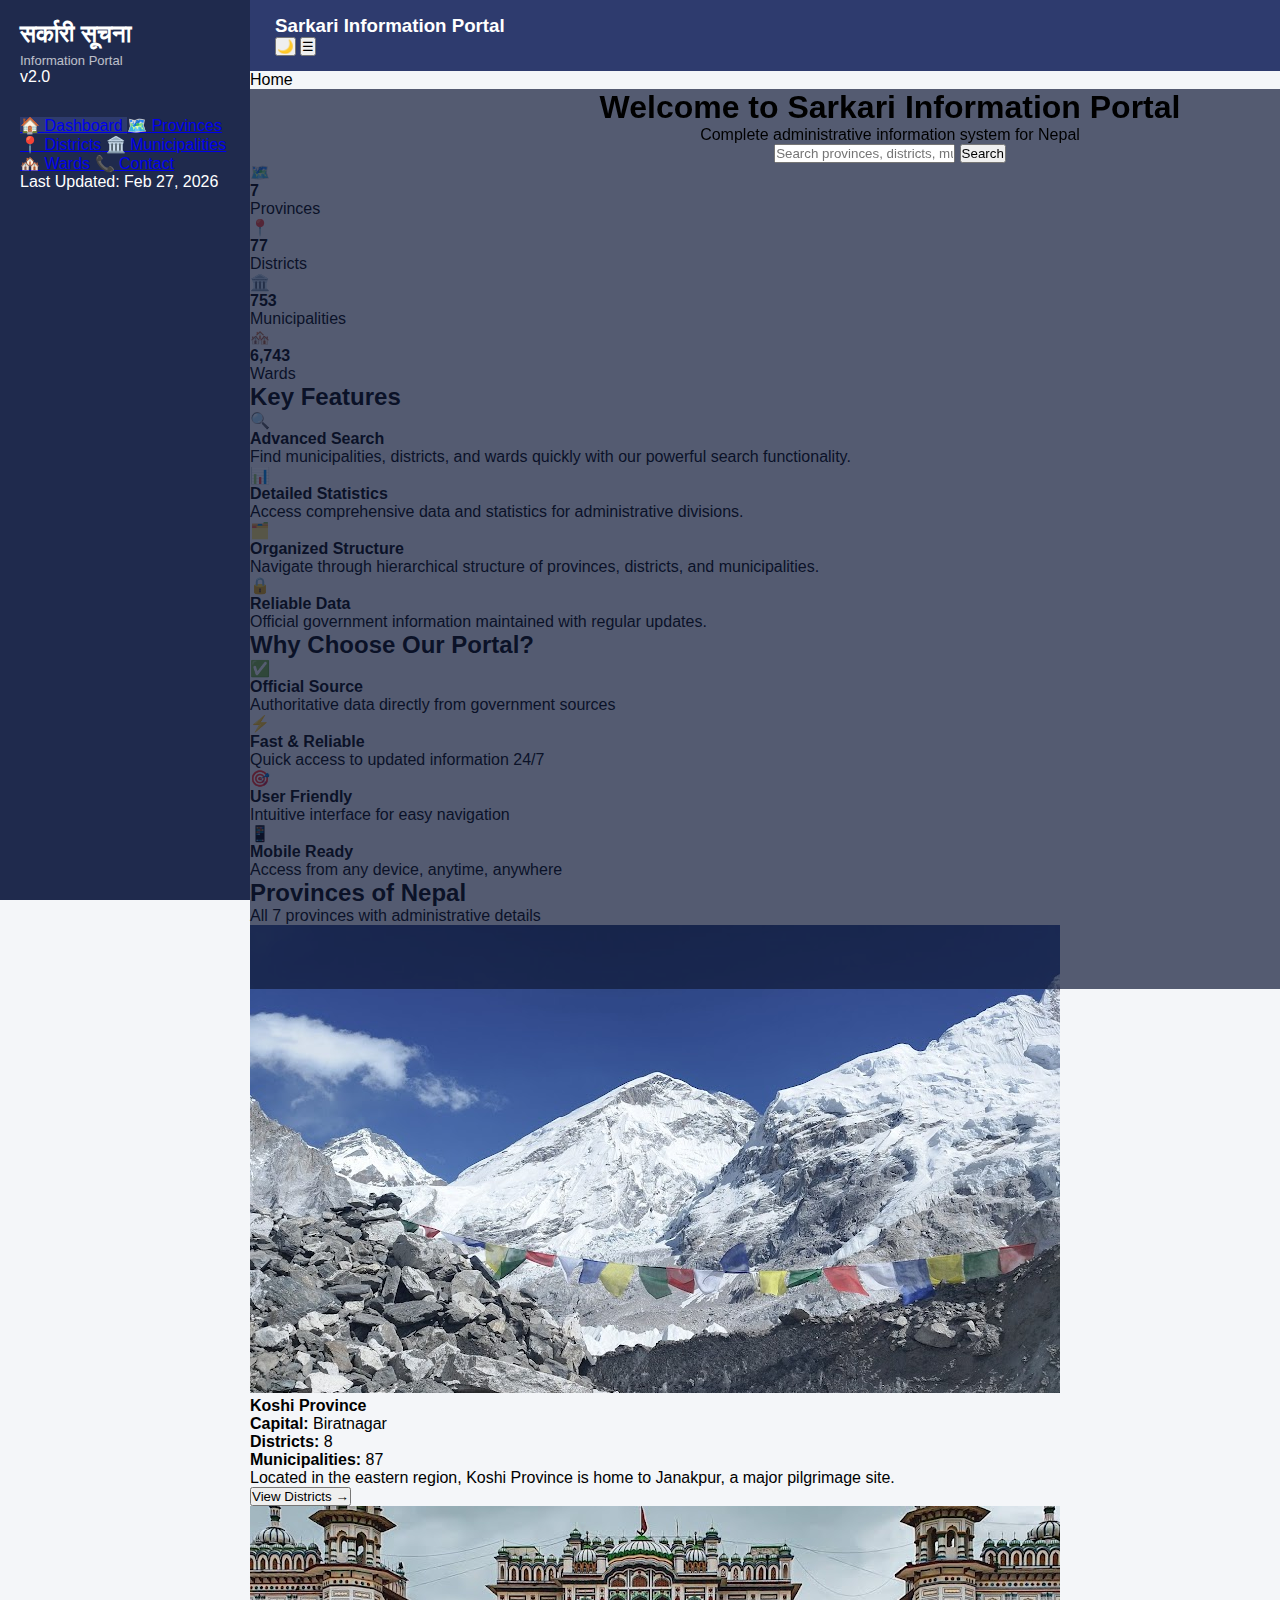
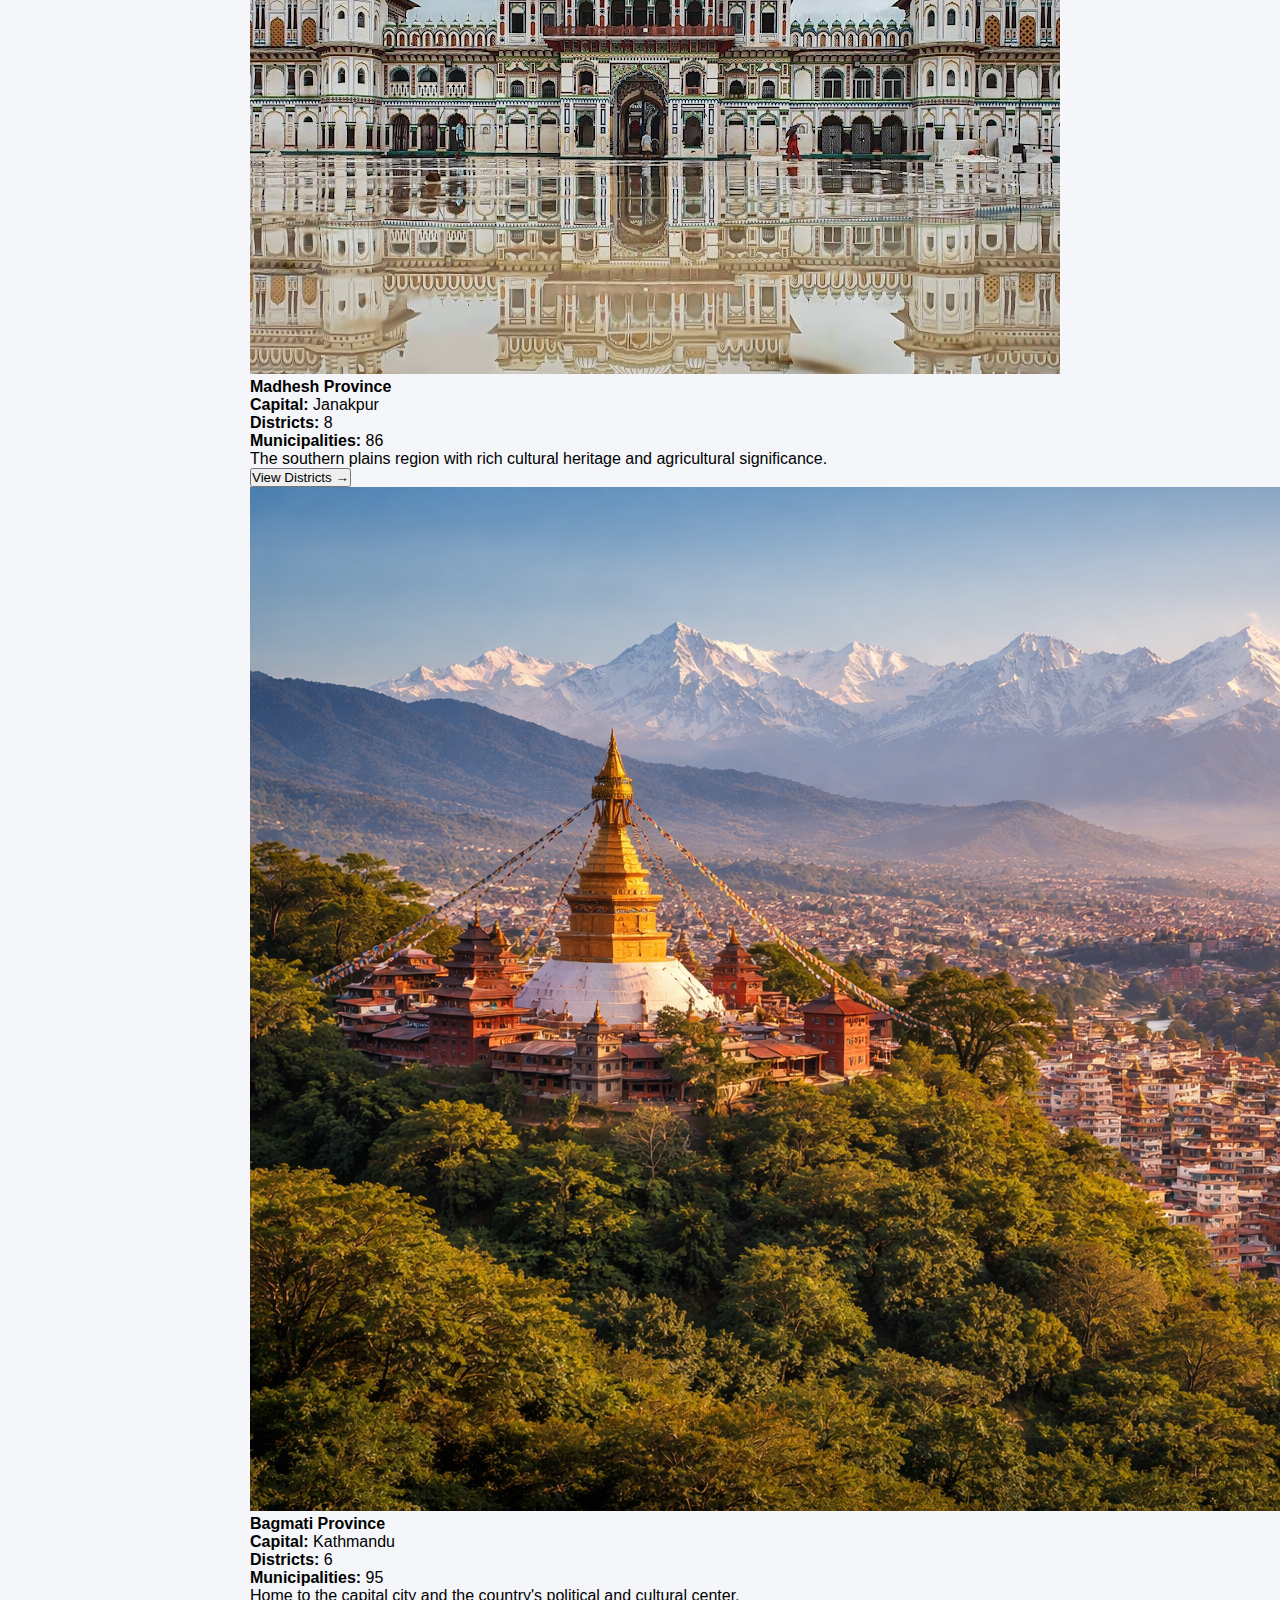
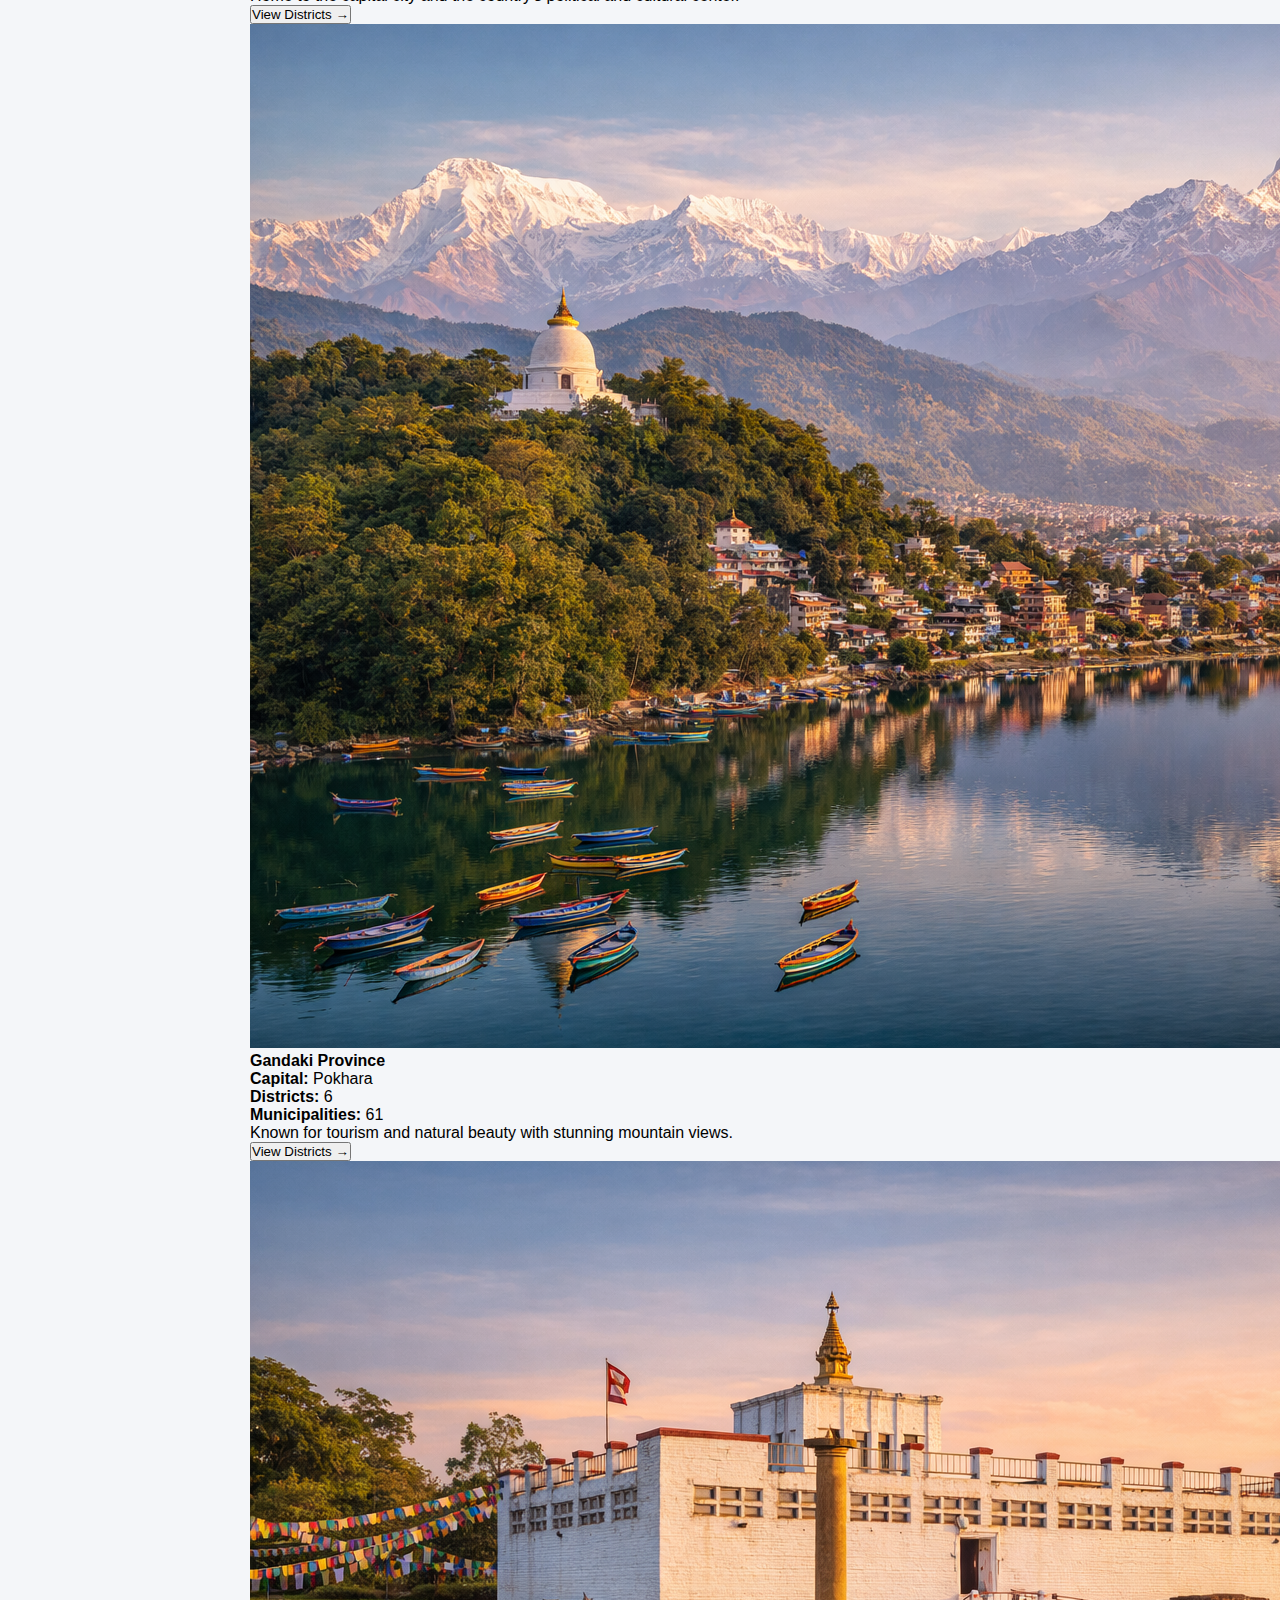
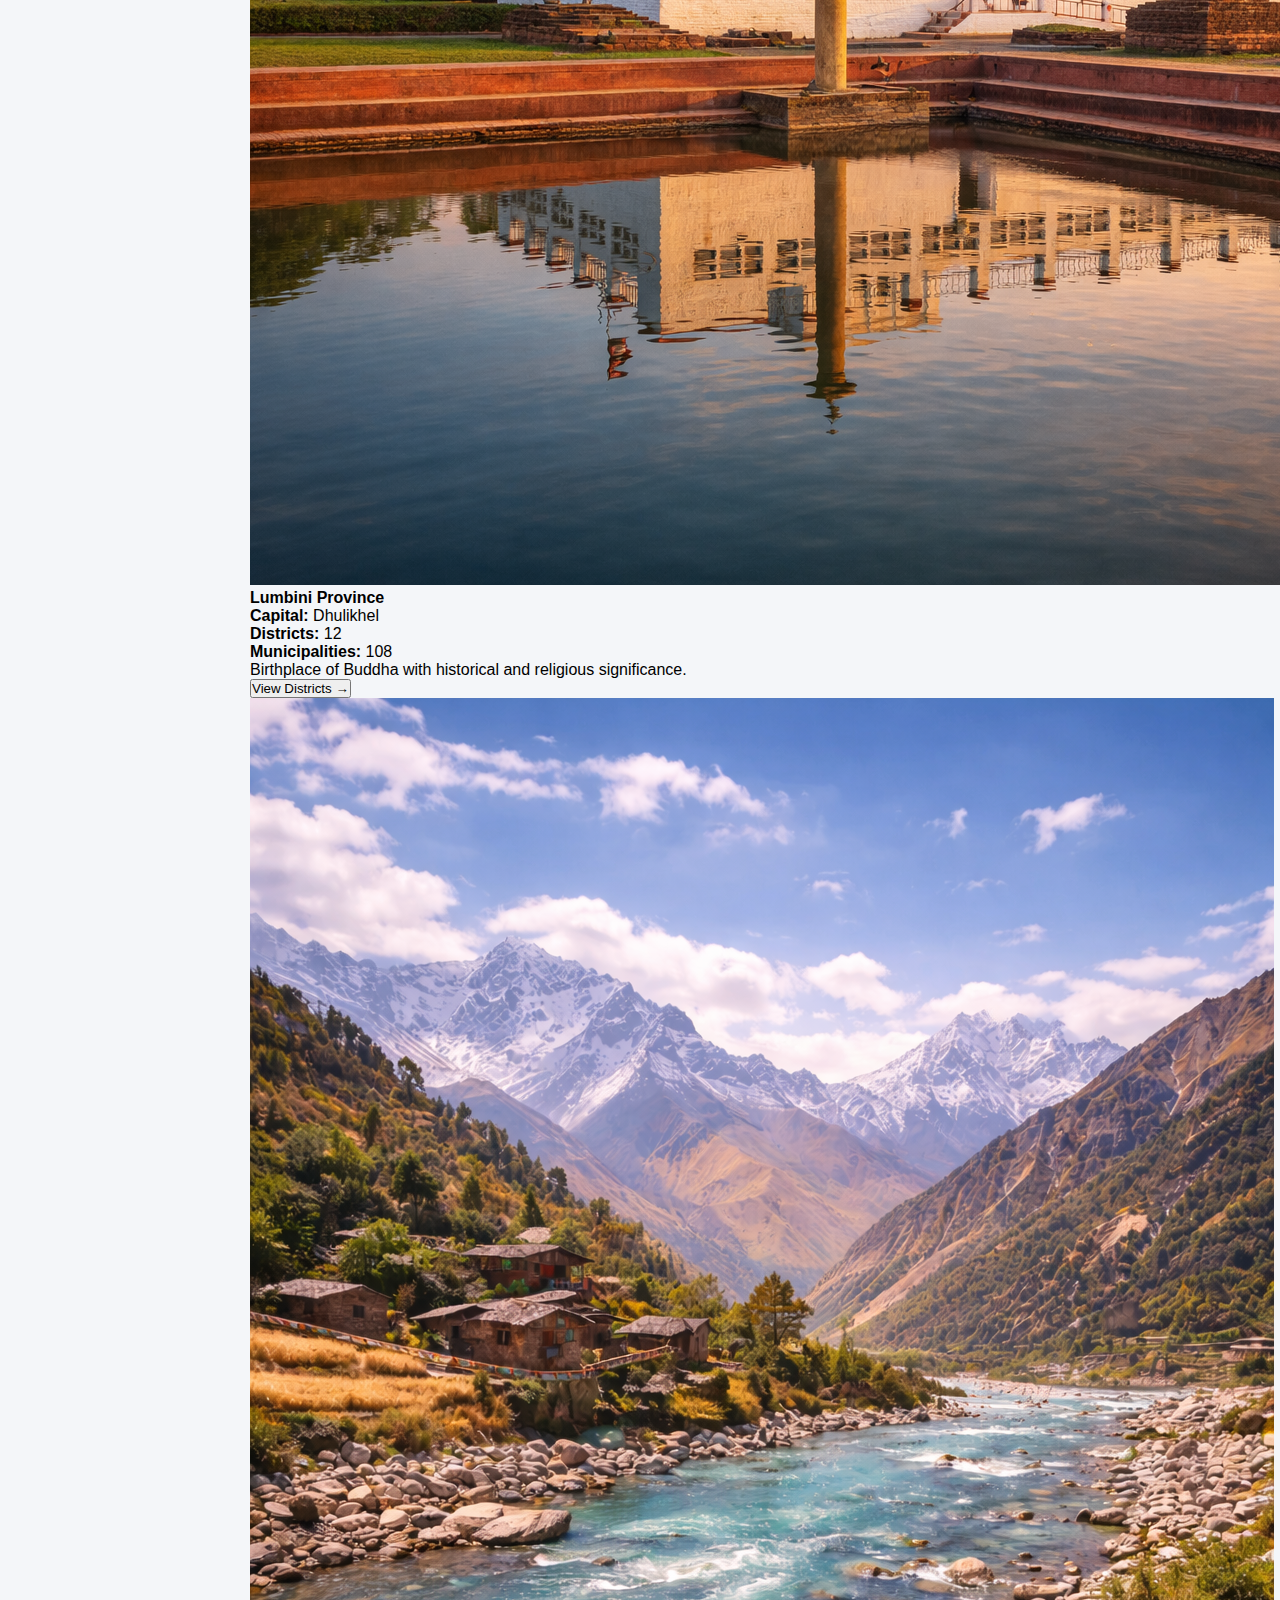
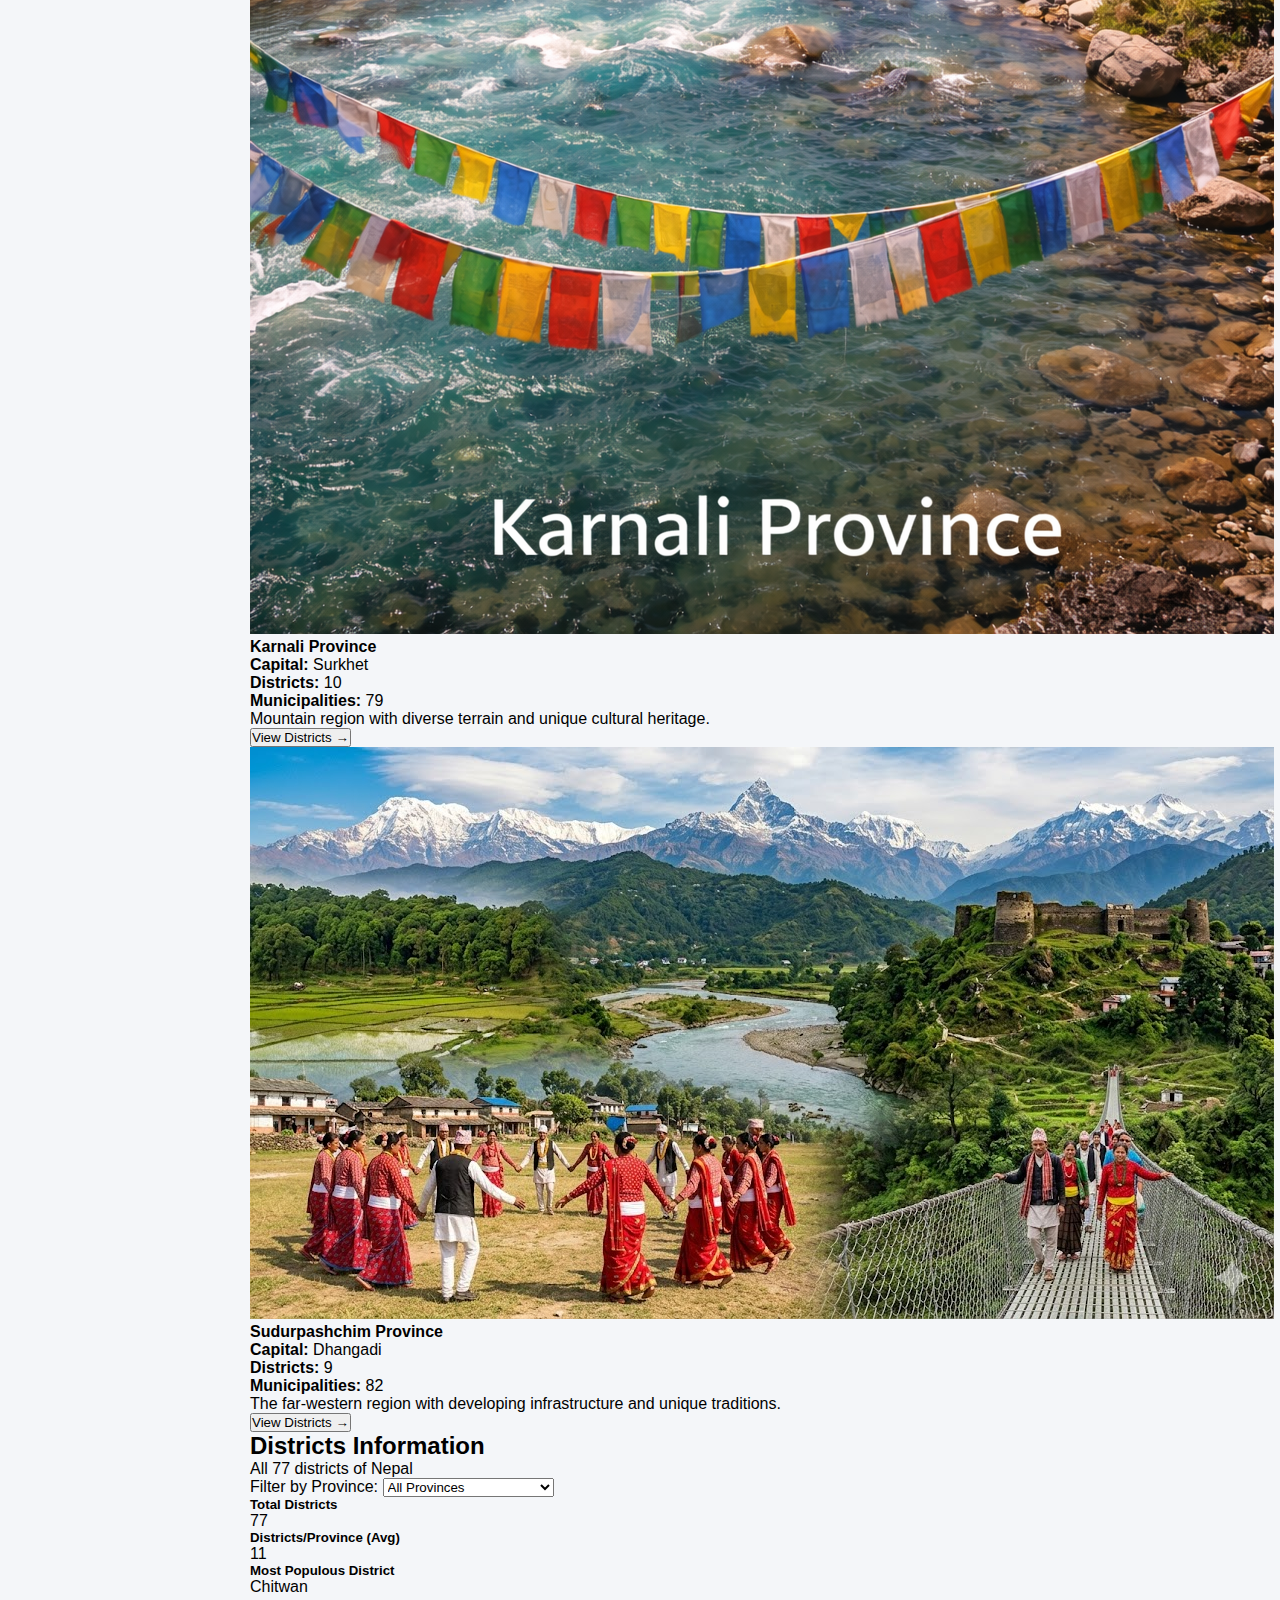
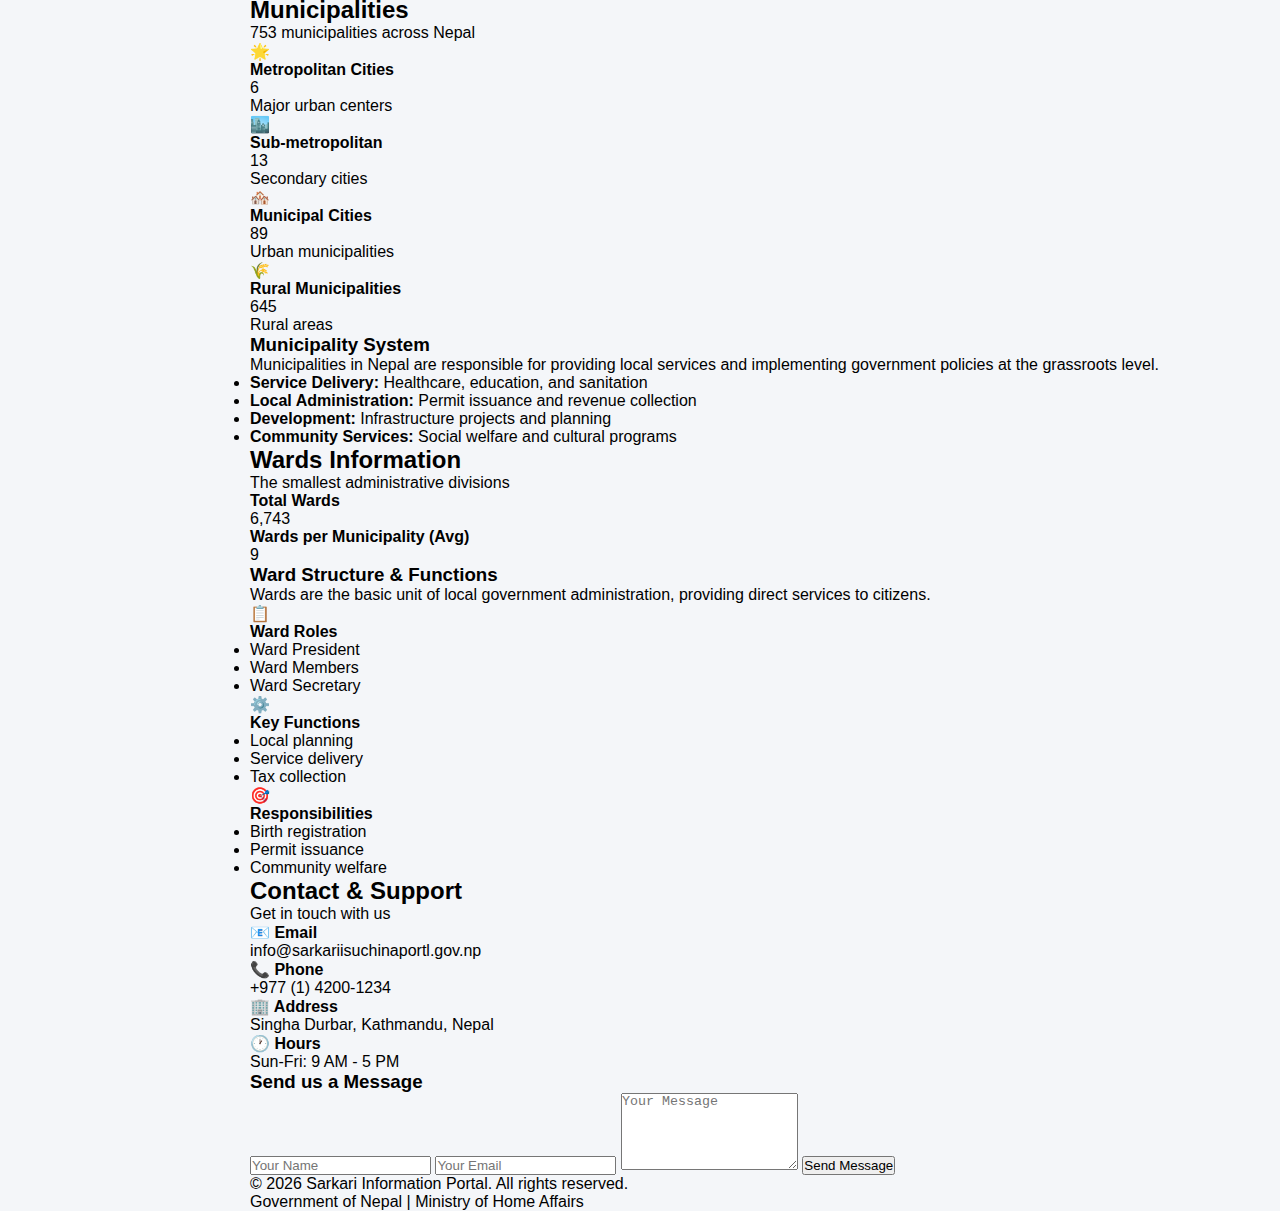
<file: index.html>
<!DOCTYPE html>
<html lang="en">
<head>
    <meta charset="UTF-8">
    <title>Sarkari Information Portal - Nepal Government Information System</title>
    <meta name="viewport" content="width=device-width, initial-scale=1.0">
    <meta name="description" content="Official portal for Nepal's administrative information including provinces, districts, municipalities and wards.">
    <link rel="stylesheet" href="css/style.css">
</head>
<body>

<div class="layout">

    <!-- Sidebar -->
    <aside class="sidebar">
        <div class="logo">
            <h2>सर्कारी सूचना</h2>
            <p>Information Portal</p>
            <span class="version">v2.0</span>
        </div>

        <nav class="menu" role="navigation">
            <a href="#home" class="menu-item active" data-section="home">
                <span class="icon">🏠</span>
                <span class="label">Dashboard</span>
            </a>
            <a href="#provinces" class="menu-item" data-section="provinces">
                <span class="icon">🗺️</span>
                <span class="label">Provinces</span>
            </a>
            <a href="#districts" class="menu-item" data-section="districts">
                <span class="icon">📍</span>
                <span class="label">Districts</span>
            </a>
            <a href="#municipalities" class="menu-item" data-section="municipalities">
                <span class="icon">🏛️</span>
                <span class="label">Municipalities</span>
            </a>
            <a href="#wards" class="menu-item" data-section="wards">
                <span class="icon">🏘️</span>
                <span class="label">Wards</span>
            </a>
            <a href="#contact" class="menu-item" data-section="contact">
                <span class="icon">📞</span>
                <span class="label">Contact</span>
            </a>
        </nav>

        <div class="sidebar-footer">
            <p>Last Updated: <span id="lastUpdate">Feb 27, 2026</span></p>
        </div>
    </aside>

    <!-- Main Area -->
    <div class="main">

        <!-- Top Navbar -->
        <header class="topbar">
            <div class="topbar-content">
                <h3>Sarkari Information Portal</h3>
                <div class="topbar-controls">
                    <button class="theme-toggle" id="themeToggle" title="Toggle theme">🌙</button>
                    <button class="menu-toggle" id="menuToggle" title="Toggle menu">☰</button>
                </div>
            </div>
        </header>

        <!-- Breadcrumb -->
        <div class="breadcrumb">
            <span>Home</span>
            <span class="current" id="breadcrumbCurrent"></span>
        </div>

        <!-- Main Content Container -->
        <div class="content-wrapper">

            <!-- Dashboard Section (Default) -->
            <section id="home" class="content-section active">
                
                <!-- Hero Banner with Background Image -->
                <div class="hero-banner-bg">
                    <div class="hero-overlay"></div>
                    <div class="hero-bg-image"></div>
                    
                    <div class="hero-content">
                        <div class="hero-text">
                            <h1>Welcome to Sarkari Information Portal</h1>
                            <p>Complete administrative information system for Nepal</p>
                            <div class="hero-search">
                                <input type="text" id="heroSearch" placeholder="Search provinces, districts, municipalities or wards...">
                                <button onclick="performGlobalSearch()">Search</button>
                            </div>
                        </div>
                    </div>
                </div>

                <!-- Quick Stats -->
                <div class="quick-stats">
                    <div class="stat-box" onclick="navigate('provinces')">
                        <span class="stat-icon">🗺️</span>
                        <h4>7</h4>
                        <p>Provinces</p>
                    </div>
                    <div class="stat-box" onclick="navigate('districts')">
                        <span class="stat-icon">📍</span>
                        <h4>77</h4>
                        <p>Districts</p>
                    </div>
                    <div class="stat-box" onclick="navigate('municipalities')">
                        <span class="stat-icon">🏛️</span>
                        <h4>753</h4>
                        <p>Municipalities</p>
                    </div>
                    <div class="stat-box" onclick="navigate('wards')">
                        <span class="stat-icon">🏘️</span>
                        <h4>6,743</h4>
                        <p>Wards</p>
                    </div>
                </div>

                <!-- Feature Section -->
                <div class="feature-section">
                    <h2>Key Features</h2>
                    <div class="feature-grid">
                        <div class="feature-card">
                            <span class="feature-icon">🔍</span>
                            <h4>Advanced Search</h4>
                            <p>Find municipalities, districts, and wards quickly with our powerful search functionality.</p>
                        </div>
                        <div class="feature-card">
                            <span class="feature-icon">📊</span>
                            <h4>Detailed Statistics</h4>
                            <p>Access comprehensive data and statistics for administrative divisions.</p>
                        </div>
                        <div class="feature-card">
                            <span class="feature-icon">🗂️</span>
                            <h4>Organized Structure</h4>
                            <p>Navigate through hierarchical structure of provinces, districts, and municipalities.</p>
                        </div>
                        <div class="feature-card">
                            <span class="feature-icon">🔒</span>
                            <h4>Reliable Data</h4>
                            <p>Official government information maintained with regular updates.</p>
                        </div>
                    </div>
                </div>

                <!-- Why Choose Us Section -->
                <div class="why-section">
                    <h2>Why Choose Our Portal?</h2>
                    <div class="why-grid">
                        <div class="why-card">
                            <div class="why-icon">✅</div>
                            <h4>Official Source</h4>
                            <p>Authoritative data directly from government sources</p>
                        </div>
                        <div class="why-card">
                            <div class="why-icon">⚡</div>
                            <h4>Fast & Reliable</h4>
                            <p>Quick access to updated information 24/7</p>
                        </div>
                        <div class="why-card">
                            <div class="why-icon">🎯</div>
                            <h4>User Friendly</h4>
                            <p>Intuitive interface for easy navigation</p>
                        </div>
                        <div class="why-card">
                            <div class="why-icon">📱</div>
                            <h4>Mobile Ready</h4>
                            <p>Access from any device, anytime, anywhere</p>
                        </div>
                    </div>
                </div>

            </section>

            <!-- Provinces Section -->
            <section id="provinces" class="content-section">
                <div class="section-header">
                    <h2>Provinces of Nepal</h2>
                    <p class="section-subtitle">All 7 provinces with administrative details</p>
                </div>

                <div class="provinces-container">
                    <div class="province-card">
                        <div class="province-img">
                        <img src="images/koshi.jpg" alt="Koshi Province">
                        </div>
                        <h4>Koshi Province</h4>
                        <div class="province-details">
                            <p><strong>Capital:</strong> Biratnagar</p>
                            <p><strong>Districts:</strong> 8</p>
                            <p><strong>Municipalities:</strong> 87</p>
                            <p class="description">Located in the eastern region, Koshi Province is home to Janakpur, a major pilgrimage site.</p>
                        </div>
                        <button class="btn-secondary" onclick="window.location.href='koshi.html'">View Districts →</button>
                    </div>

                    <div class="province-card">
                        <div class="province-img">
                        <img src="images/madhesh.jpg" alt="Madhesh Province">
                        </div>
                        <h4>Madhesh Province</h4>
                        <div class="province-details">
                            <p><strong>Capital:</strong> Janakpur</p>
                            <p><strong>Districts:</strong> 8</p>
                            <p><strong>Municipalities:</strong> 86</p>
                            <p class="description">The southern plains region with rich cultural heritage and agricultural significance.</p>
                        </div>
                        <button class="btn-secondary" onclick="window.location.href='madhesh.html'">View Districts →</button>
                    </div>

                    <div class="province-card">
                        <div class="province-img">
                        <img src="images/bagmati.png" alt="Bagmati Province">
                        </div>
                        <h4>Bagmati Province</h4>
                        <div class="province-details">
                            <p><strong>Capital:</strong> Kathmandu</p>
                            <p><strong>Districts:</strong> 6</p>
                            <p><strong>Municipalities:</strong> 95</p>
                            <p class="description">Home to the capital city and the country's political and cultural center.</p>
                        </div>
                        <button class="btn-secondary" onclick="window.location.href='bagmati.html'">View Districts →</button>
                    </div>

                    <div class="province-card">
                        <div class="province-img">
                        <img src="images/gandaki.png" alt="Gandaki Province">
                        </div>
                        <h4>Gandaki Province</h4>
                        <div class="province-details">
                            <p><strong>Capital:</strong> Pokhara</p>
                            <p><strong>Districts:</strong> 6</p>
                            <p><strong>Municipalities:</strong> 61</p>
                            <p class="description">Known for tourism and natural beauty with stunning mountain views.</p>
                        </div>
                        <button class="btn-secondary" onclick="navigate('districts')">View Districts →</button>
                    </div>

                    <div class="province-card">
                        <div class="province-img">
                        <img src="images/lumbini.png" alt="Lumbini Province">
                        </div>
                        <h4>Lumbini Province</h4>
                        <div class="province-details">
                            <p><strong>Capital:</strong> Dhulikhel</p>
                            <p><strong>Districts:</strong> 12</p>
                            <p><strong>Municipalities:</strong> 108</p>
                            <p class="description">Birthplace of Buddha with historical and religious significance.</p>
                        </div>
                        <button class="btn-secondary" onclick="navigate('districts')">View Districts →</button>
                    </div>

                    <div class="province-card">
                        <div class="province-img">
                        <img src="images/karnali.png" alt="Karnali Province">
                        </div>
                        <h4>Karnali Province</h4>
                        <div class="province-details">
                            <p><strong>Capital:</strong> Surkhet</p>
                            <p><strong>Districts:</strong> 10</p>
                            <p><strong>Municipalities:</strong> 79</p>
                            <p class="description">Mountain region with diverse terrain and unique cultural heritage.</p>
                        </div>
                        <button class="btn-secondary" onclick="navigate('districts')">View Districts →</button>
                    </div>

                    <div class="province-card">
                        <div class="province-img">
                        <img src="images/sudurpaschim.jpg" alt="Sudurpashchim Province">
                        </div>
                        <h4>Sudurpashchim Province</h4>
                        <div class="province-details">
                            <p><strong>Capital:</strong> Dhangadi</p>
                            <p><strong>Districts:</strong> 9</p>
                            <p><strong>Municipalities:</strong> 82</p>
                            <p class="description">The far-western region with developing infrastructure and unique traditions.</p>
                        </div>
                        <button class="btn-secondary" onclick="navigate('districts')">View Districts →</button>
                    </div>
                </div>
            </section>

            <!-- Districts Section -->
            <section id="districts" class="content-section">
                <div class="section-header">
                    <h2>Districts Information</h2>
                    <p class="section-subtitle">All 77 districts of Nepal</p>
                </div>

                <div class="filter-section">
                    <label>Filter by Province:</label>
                    <select id="provinceFilter" onchange="filterDistricts()">
                        <option value="">All Provinces</option>
                        <option value="koshi">Koshi Province</option>
                        <option value="madhesh">Madhesh Province</option>
                        <option value="bagmati">Bagmati Province</option>
                        <option value="gandaki">Gandaki Province</option>
                        <option value="lumbini">Lumbini Province</option>
                        <option value="karnali">Karnali Province</option>
                        <option value="sudurpashchim">Sudurpashchim Province</option>
                    </select>
                </div>

                <div class="stats-row">
                    <div class="info-box">
                        <h5>Total Districts</h5>
                        <p class="big-number">77</p>
                    </div>
                    <div class="info-box">
                        <h5>Districts/Province (Avg)</h5>
                        <p class="big-number">11</p>
                    </div>
                    <div class="info-box">
                        <h5>Most Populous District</h5>
                        <p class="big-number">Chitwan</p>
                    </div>
                </div>

                <div id="districtsList" class="districts-grid">
                    <!-- Districts will be loaded here -->
                </div>
            </section>

            <!-- Municipalities Section -->
            <section id="municipalities" class="content-section">
                <div class="section-header">
                    <h2>Municipalities</h2>
                    <p class="section-subtitle">753 municipalities across Nepal</p>
                </div>

                <div class="municipality-types">
                    <div class="type-card">
                        <span class="type-icon">🌟</span>
                        <h4>Metropolitan Cities</h4>
                        <p class="type-count">6</p>
                        <p class="type-desc">Major urban centers</p>
                    </div>
                    <div class="type-card">
                        <span class="type-icon">🏙️</span>
                        <h4>Sub-metropolitan</h4>
                        <p class="type-count">13</p>
                        <p class="type-desc">Secondary cities</p>
                    </div>
                    <div class="type-card">
                        <span class="type-icon">🏘️</span>
                        <h4>Municipal Cities</h4>
                        <p class="type-count">89</p>
                        <p class="type-desc">Urban municipalities</p>
                    </div>
                    <div class="type-card">
                        <span class="type-icon">🌾</span>
                        <h4>Rural Municipalities</h4>
                        <p class="type-count">645</p>
                        <p class="type-desc">Rural areas</p>
                    </div>
                </div>

                <div class="info-section">
                    <h3>Municipality System</h3>
                    <div class="info-content">
                        <p>Municipalities in Nepal are responsible for providing local services and implementing government policies at the grassroots level.</p>
                        <ul class="info-list">
                            <li><strong>Service Delivery:</strong> Healthcare, education, and sanitation</li>
                            <li><strong>Local Administration:</strong> Permit issuance and revenue collection</li>
                            <li><strong>Development:</strong> Infrastructure projects and planning</li>
                            <li><strong>Community Services:</strong> Social welfare and cultural programs</li>
                        </ul>
                    </div>
                </div>
            </section>

            <!-- Wards Section -->
            <section id="wards" class="content-section">
                <div class="section-header">
                    <h2>Wards Information</h2>
                    <p class="section-subtitle">The smallest administrative divisions</p>
                </div>

                <div class="ward-overview">
                    <div class="overview-card">
                        <h4>Total Wards</h4>
                        <p class="number">6,743</p>
                    </div>
                    <div class="overview-card">
                        <h4>Wards per Municipality (Avg)</h4>
                        <p class="number">9</p>
                    </div>
                </div>

                <div class="info-section">
                    <h3>Ward Structure & Functions</h3>
                    <div class="info-content">
                        <p>Wards are the basic unit of local government administration, providing direct services to citizens.</p>
                        <div class="structure-grid">
                            <div class="structure-item">
                                <span class="item-icon">📋</span>
                                <h4>Ward Roles</h4>
                                <ul>
                                    <li>Ward President</li>
                                    <li>Ward Members</li>
                                    <li>Ward Secretary</li>
                                </ul>
                            </div>
                            <div class="structure-item">
                                <span class="item-icon">⚙️</span>
                                <h4>Key Functions</h4>
                                <ul>
                                    <li>Local planning</li>
                                    <li>Service delivery</li>
                                    <li>Tax collection</li>
                                </ul>
                            </div>
                            <div class="structure-item">
                                <span class="item-icon">🎯</span>
                                <h4>Responsibilities</h4>
                                <ul>
                                    <li>Birth registration</li>
                                    <li>Permit issuance</li>
                                    <li>Community welfare</li>
                                </ul>
                            </div>
                        </div>
                    </div>
                </div>
            </section>

            <!-- Contact Section -->
            <section id="contact" class="content-section">
                <div class="section-header">
                    <h2>Contact & Support</h2>
                    <p class="section-subtitle">Get in touch with us</p>
                </div>

                <div class="contact-grid">
                    <div class="contact-card">
                        <h4>📧 Email</h4>
                        <p>info@sarkariisuchinaportl.gov.np</p>
                    </div>
                    <div class="contact-card">
                        <h4>📞 Phone</h4>
                        <p>+977 (1) 4200-1234</p>
                    </div>
                    <div class="contact-card">
                        <h4>🏢 Address</h4>
                        <p>Singha Durbar, Kathmandu, Nepal</p>
                    </div>
                    <div class="contact-card">
                        <h4>🕐 Hours</h4>
                        <p>Sun-Fri: 9 AM - 5 PM</p>
                    </div>
                </div>

                <div class="message-form">
                    <h3>Send us a Message</h3>
                    <form onsubmit="handleContactSubmit(event)">
                        <input type="text" placeholder="Your Name" required>
                        <input type="email" placeholder="Your Email" required>
                        <textarea placeholder="Your Message" rows="5" required></textarea>
                        <button type="submit" class="btn-primary">Send Message</button>
                    </form>
                </div>
            </section>
            

        </div>

        <!-- Footer -->
        <footer class="footer">
            <p>&copy; 2026 Sarkari Information Portal. All rights reserved.</p>
            <p>Government of Nepal | Ministry of Home Affairs</p>
        </footer>
    </div>
</div>


<script src="js/app.js"></script>
</body>
</html>
</file>
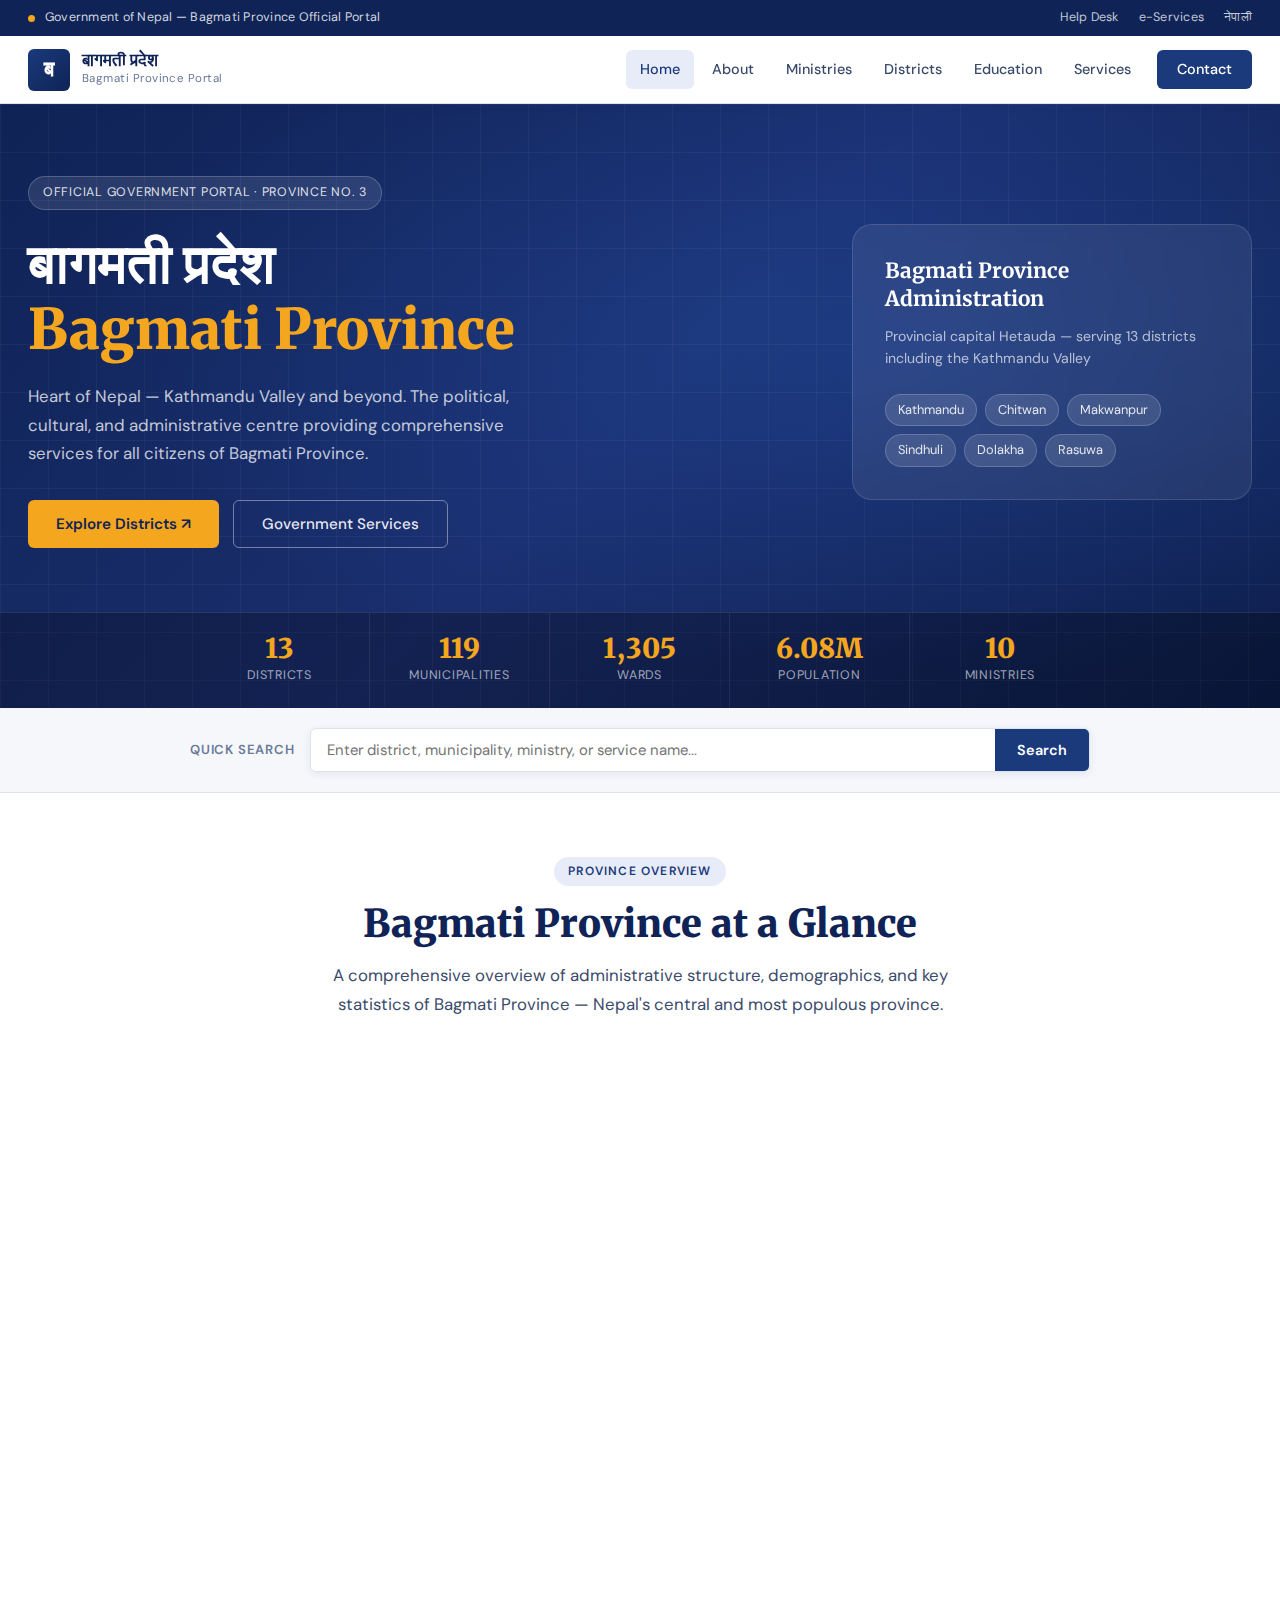
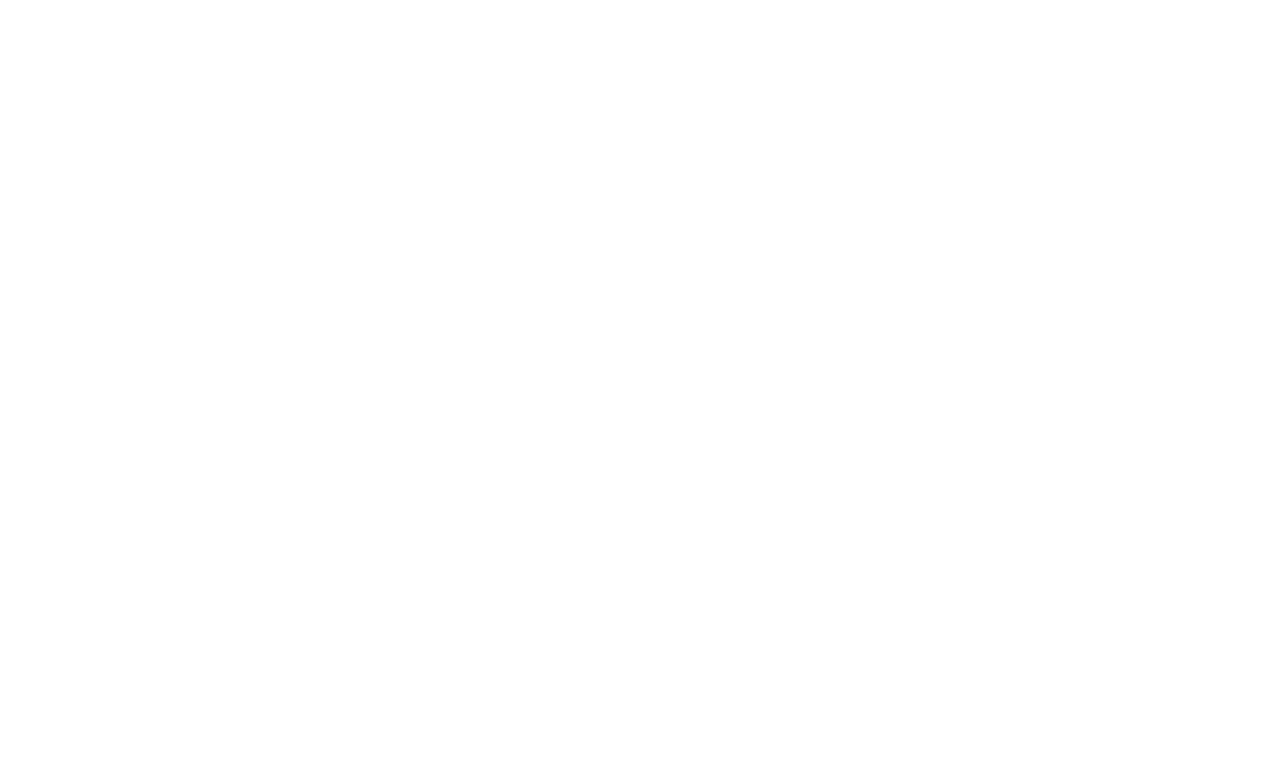
<file: bagmati.html>
<!DOCTYPE html>
<html lang="en">
<head>
    <meta charset="UTF-8">
    <meta name="viewport" content="width=device-width, initial-scale=1.0">
    <title>बागमती प्रदेश — Bagmati Province Official Portal</title>
    <meta name="description" content="Official information portal for Bagmati Province — districts, municipalities, wards, ministries, education, services and administration.">
    <link rel="preconnect" href="https://fonts.googleapis.com">
    <link rel="preconnect" href="https://fonts.gstatic.com" crossorigin>
    <link href="https://fonts.googleapis.com/css2?family=Merriweather:ital,wght@0,700;0,900;1,700&family=DM+Sans:wght@300;400;500;600&family=DM+Mono:wght@400;500&display=swap" rel="stylesheet">
    <link rel="stylesheet" href="css/bagmati.css">

    <style>
        /* ── MINISTRY CARD OVERRIDES ── */
        .ministry-card {
            font-size: 1.05rem;
        }
        .ministry-card h3 {
            font-size: 1.2rem;
            line-height: 1.35;
        }
        .ministry-card p {
            font-size: 1rem;
            line-height: 1.65;
            color: #444;
        }
        .ministry-card-top {
            display: flex;
            align-items: center;
            gap: 12px;
            margin-bottom: 14px;
        }
        .ministry-icon {
            font-size: 2rem;
            flex-shrink: 0;
        }
        /* Minister mini-profile: larger avatar, bigger name */
        .minister-mini-profile {
            display: flex;
            align-items: center;
            gap: 14px;
            background: #f5f7fb;
            border-radius: 10px;
            padding: 12px 16px;
            margin-bottom: 14px;
        }
        .minister-avatar-sm {
            font-size: 2.4rem;
            width: 52px;
            height: 52px;
            display: flex;
            align-items: center;
            justify-content: center;
            background: #e8ecf8;
            border-radius: 50%;
            flex-shrink: 0;
        }
        .minister-mini-name {
            font-size: 1.05rem;
            font-weight: 600;
            color: #1a2340;
        }
        .minister-mini-role {
            font-size: 0.82rem;
            text-transform: uppercase;
            letter-spacing: 0.07em;
            color: #6b7a99;
            margin-top: 2px;
        }
        /* Footer: center the view-details button, remove secondary links */
        .ministry-card-footer {
            display: flex;
            justify-content: center;
            align-items: center;
            margin-top: 16px;
            padding-top: 14px;
            border-top: 1px solid #e8ecf5;
        }
        .ministry-link {
            display: none !important;
        }
        .btn-view-details {
            padding: 11px 36px;
            font-size: 1rem;
            font-weight: 600;
            border-radius: 8px;
            background: #1a3a7c;
            color: #fff;
            border: none;
            cursor: pointer;
            transition: background 0.18s;
        }
        .btn-view-details:hover {
            background: #2452a8;
        }

        /* ── MODAL AVATAR: larger in details ── */
        .minister-modal-avatar {
            font-size: 4.5rem;
            width: 90px;
            height: 90px;
            display: flex;
            align-items: center;
            justify-content: center;
            background: rgba(255,255,255,0.15);
            border-radius: 50%;
            flex-shrink: 0;
        }
        .minister-modal-name {
            font-size: 1.75rem;
        }

        /* ── SERVICES: hide Apply Now buttons ── */
        .btn-apply {
            display: none !important;
        }

        /* ── GENERAL FONT SIZE BUMP ── */
        .service-item h4 {
            font-size: 1.1rem;
        }
        .service-item p, .service-item li {
            font-size: 0.97rem;
        }
    </style>
</head>
<body>

<!-- =============================================
   TOPBAR
============================================= -->
<div class="topbar">
    <div class="topbar-left">
        <div class="topbar-dot"></div>
        <span>Government of Nepal — Bagmati Province Official Portal</span>
    </div>
    <div class="topbar-right">
        <a onclick="navigateTo('contact')">Help Desk</a>
        <a onclick="navigateTo('services')">e-Services</a>
        <a href="#">नेपाली</a>
    </div>
</div>

<!-- =============================================
   HEADER
============================================= -->
<header class="header" id="mainHeader">
    <div class="header-inner">
        <a class="logo" onclick="navigateTo('home')">
            <div class="logo-icon">ब</div>
            <div>
                <div class="logo-devanagari">बागमती प्रदेश</div>
                <div class="logo-english">Bagmati Province Portal</div>
            </div>
        </a>
        <nav class="nav" id="mainNav">
            <a class="nav-link active" onclick="navigateTo('home')">Home</a>
            <a class="nav-link" onclick="navigateTo('about')">About</a>
            <a class="nav-link" onclick="navigateTo('ministries')">Ministries</a>
            <a class="nav-link" onclick="navigateTo('districts')">Districts</a>
            <a class="nav-link" onclick="navigateTo('education')">Education</a>
            <a class="nav-link" onclick="navigateTo('services')">Services</a>
            <a class="nav-link nav-cta" onclick="navigateTo('contact')">Contact</a>
        </nav>
        <button class="hamburger" id="hamburger" onclick="toggleMenu()" aria-label="Menu">
            <span></span><span></span><span></span>
        </button>
    </div>
</header>

<!-- Mobile Drawer -->
<div class="mobile-drawer" id="mobileDrawer">
    <a class="nav-link active" onclick="navigateTo('home')">Home</a>
    <a class="nav-link" onclick="navigateTo('about')">About</a>
    <a class="nav-link" onclick="navigateTo('ministries')">Ministries</a>
    <a class="nav-link" onclick="navigateTo('districts')">Districts</a>
    <a class="nav-link" onclick="navigateTo('education')">Education</a>
    <a class="nav-link" onclick="navigateTo('services')">Services</a>
    <a class="nav-link nav-cta" onclick="navigateTo('contact')">Contact</a>
</div>

<!-- =============================================
   HERO
============================================= -->
<div class="hero">
    <div class="hero-bg-overlay"></div>
    <div class="hero-grid-pattern"></div>
    <div class="hero-content-wrap">
        <div class="hero-text-col">
            <div class="hero-badge">Official Government Portal · Province No. 3</div>
            <h1 class="hero-title">
                बागमती प्रदेश<br>
                <em>Bagmati Province</em>
            </h1>
            <p class="hero-subtitle">Heart of Nepal — Kathmandu Valley and beyond. The political, cultural, and administrative centre providing comprehensive services for all citizens of Bagmati Province.</p>
            <div class="hero-actions">
                <button class="btn-primary" onclick="navigateTo('districts')">Explore Districts ↗</button>
                <button class="btn-outline" onclick="navigateTo('services')">Government Services</button>
            </div>
        </div>
        <div class="hero-emblem-col">
            <div class="hero-right-title">Bagmati Province<br>Administration</div>
            <div class="hero-right-sub">Provincial capital Hetauda — serving 13 districts including the Kathmandu Valley</div>
            <div class="hero-right-pills">
                <span class="hero-right-pill">Kathmandu</span>
                <span class="hero-right-pill">Chitwan</span>
                <span class="hero-right-pill">Makwanpur</span>
                <span class="hero-right-pill">Sindhuli</span>
                <span class="hero-right-pill">Dolakha</span>
                <span class="hero-right-pill">Rasuwa</span>
            </div>
        </div>
    </div>
    <div class="hero-stat-bar">
        <div class="h-stat" onclick="navigateTo('districts')">
            <div class="h-stat-num">13</div>
            <div class="h-stat-lbl">Districts</div>
        </div>
        <div class="h-stat" onclick="navigateTo('about')">
            <div class="h-stat-num">119</div>
            <div class="h-stat-lbl">Municipalities</div>
        </div>
        <div class="h-stat" onclick="navigateTo('about')">
            <div class="h-stat-num">1,305</div>
            <div class="h-stat-lbl">Wards</div>
        </div>
        <div class="h-stat">
            <div class="h-stat-num">6.08M</div>
            <div class="h-stat-lbl">Population</div>
        </div>
        <div class="h-stat" onclick="navigateTo('ministries')">
            <div class="h-stat-num">10</div>
            <div class="h-stat-lbl">Ministries</div>
        </div>
    </div>
</div>


<div class="search-section">
    <div class="search-inner">
        <span class="search-label">Quick Search</span>
        <div class="search-field">
            <input type="text" id="globalSearch" placeholder="Enter district, municipality, ministry, or service name...">
            <button onclick="performSearch()">Search</button>
        </div>
        <div id="searchResults" class="hidden"></div>
    </div>
</div>
<main>

<!-- ── HOME ─────────────────────────────────── -->
<section id="home" class="content-section active">
    <div class="section-wrap">
        <div class="section-header reveal">
            <div class="section-kicker">Province Overview</div>
            <h2 class="section-title">Bagmati Province at a Glance</h2>
            <p class="section-desc">A comprehensive overview of administrative structure, demographics, and key statistics of Bagmati Province — Nepal's central and most populous province.</p>
        </div>

        <!-- Stat Banner -->
        <div class="stat-banner reveal">
            <div class="stat-item" onclick="navigateTo('districts')">
                <div class="stat-num">13</div>
                <div class="stat-lbl">Districts</div>
            </div>
            <div class="stat-item" onclick="navigateTo('about')">
                <div class="stat-num">119</div>
                <div class="stat-lbl">Municipalities</div>
            </div>
            <div class="stat-item" onclick="navigateTo('ministries')">
                <div class="stat-num">10</div>
                <div class="stat-lbl">Ministries</div>
            </div>
            <div class="stat-item">
                <div class="stat-num">6.08M</div>
                <div class="stat-lbl">Population</div>
            </div>
        </div>

        <!-- About Cards -->
        <div class="about-grid">
            <div class="about-card reveal reveal-delay-1">
                <div class="about-card-icon">📍</div>
                <h3>Location & Geography</h3>
                <div class="card-data">
                    <div class="data-row"><span class="data-label">Capital</span><span class="data-value">Hetauda</span></div>
                    <div class="data-row"><span class="data-label">Area</span><span class="data-value">20,300 sq km</span></div>
                    <div class="data-row"><span class="data-label">Region</span><span class="data-value">Central Nepal</span></div>
                    <div class="data-row"><span class="data-label">Terrain</span><span class="data-value">Valley, Hills, Himalaya</span></div>
                    <div class="data-row"><span class="data-label">Bordering</span><span class="data-value">China, Gandaki, Madhesh</span></div>
                </div>
            </div>
            <div class="about-card reveal reveal-delay-2">
                <div class="about-card-icon">👥</div>
                <h3>Demographics</h3>
                <div class="card-data">
                    <div class="data-row"><span class="data-label">Population</span><span class="data-value">6,084,042</span></div>
                    <div class="data-row"><span class="data-label">Density</span><span class="data-value">300 per sq km</span></div>
                    <div class="data-row"><span class="data-label">Literacy Rate</span><span class="data-value">81.2%</span></div>
                    <div class="data-row"><span class="data-label">Census Year</span><span class="data-value">2021</span></div>
                    <div class="data-row"><span class="data-label">Urban Population</span><span class="data-value">68%</span></div>
                </div>
            </div>
            <div class="about-card reveal reveal-delay-3">
                <div class="about-card-icon">🏛️</div>
                <h3>Administration</h3>
                <div class="card-data">
                    <div class="data-row"><span class="data-label">Assembly Members</span><span class="data-value">110 Members</span></div>
                    <div class="data-row"><span class="data-label">Districts</span><span class="data-value">13</span></div>
                    <div class="data-row"><span class="data-label">Municipalities</span><span class="data-value">119</span></div>
                    <div class="data-row"><span class="data-label">Total Wards</span><span class="data-value">1,305</span></div>
                    <div class="data-row"><span class="data-label">Provincial HQ</span><span class="data-value">Hetauda</span></div>
                </div>
            </div>
            <div class="about-card reveal reveal-delay-1">
                <div class="about-card-icon">💼</div>
                <h3>Economy</h3>
                <div class="card-data">
                    <div class="data-row"><span class="data-label">Primary Sector</span><span class="data-value">Industry & Trade</span></div>
                    <div class="data-row"><span class="data-label">Major Industries</span><span class="data-value">Manufacturing, Tourism</span></div>
                    <div class="data-row"><span class="data-label">Key Crops</span><span class="data-value">Rice, Maize, Wheat</span></div>
                    <div class="data-row"><span class="data-label">Major Cities</span><span class="data-value">Kathmandu, Bharatpur</span></div>
                </div>
            </div>
            <div class="about-card reveal reveal-delay-2">
                <div class="about-card-icon">📚</div>
                <h3>Education</h3>
                <div class="card-data">
                    <div class="data-row"><span class="data-label">Universities</span><span class="data-value">8 Universities</span></div>
                    <div class="data-row"><span class="data-label">Colleges</span><span class="data-value">700+</span></div>
                    <div class="data-row"><span class="data-label">Schools</span><span class="data-value">5,000+</span></div>
                    <div class="data-row"><span class="data-label">Enrolment</span><span class="data-value">1.2 Million+</span></div>
                </div>
            </div>
            <div class="about-card reveal reveal-delay-3">
                <div class="about-card-icon">🏥</div>
                <h3>Healthcare</h3>
                <div class="card-data">
                    <div class="data-row"><span class="data-label">Major Hospitals</span><span class="data-value">24 Teaching/District</span></div>
                    <div class="data-row"><span class="data-label">Health Posts</span><span class="data-value">500+</span></div>
                    <div class="data-row"><span class="data-label">Coverage</span><span class="data-value">96% Population</span></div>
                    <div class="data-row"><span class="data-label">Health Workers</span><span class="data-value">12,000+</span></div>
                </div>
            </div>
        </div>

        <!-- Features Strip -->
        <div class="features-strip reveal">
            <div class="feature-item">
                <span class="feature-item-icon">🔔</span>
                <h4>Live Announcements</h4>
                <p>Latest notices, tenders, and official updates from the Bagmati Province administration published in real time.</p>
            </div>
            <div class="feature-item">
                <span class="feature-item-icon">🏛️</span>
                <h4>Ministry Portal</h4>
                <p>Direct access to all 10 provincial ministries — departments, contacts, and services under each ministry.</p>
            </div>
            <div class="feature-item">
                <span class="feature-item-icon">📄</span>
                <h4>Online Services</h4>
                <p>Apply for certificates, permits, registrations, and government documents — from any device, anytime.</p>
            </div>
            <div class="feature-item">
                <span class="feature-item-icon">📊</span>
                <h4>Data & Statistics</h4>
                <p>Province-wide census data, development budgets, project reports, and official demographic statistics.</p>
            </div>
        </div>
    </div>
</section>

<!-- ── ABOUT ─────────────────────────────────── -->
<section id="about" class="content-section">
    <div class="section-wrap">
        <div class="section-header reveal">
            <div class="section-kicker">Provincial Profile</div>
            <h2 class="section-title">About Bagmati Province</h2>
            <p class="section-desc">Established in 2015 under Nepal's federal restructuring, Bagmati Province encompasses the Kathmandu Valley, major Himalayan districts, and the inner Terai.</p>
        </div>
        <div class="about-detail-grid">
            <div class="about-detail-card reveal reveal-delay-1">
                <h3>📍 Location & Geography</h3>
                <div class="data-row"><span class="data-label">Provincial Capital</span><span class="data-value">Hetauda</span></div>
                <div class="data-row"><span class="data-label">Total Area</span><span class="data-value">20,300 sq km</span></div>
                <div class="data-row"><span class="data-label">Region</span><span class="data-value">Central Nepal</span></div>
                <div class="data-row"><span class="data-label">Elevation Range</span><span class="data-value">76m – 7,246m (Langtang)</span></div>
                <div class="data-row"><span class="data-label">Major Rivers</span><span class="data-value">Bagmati, Trishuli, Sun Koshi</span></div>
            </div>
            <div class="about-detail-card reveal reveal-delay-2">
                <h3>👥 Demographics (2021 Census)</h3>
                <div class="data-row"><span class="data-label">Total Population</span><span class="data-value">6,084,042</span></div>
                <div class="data-row"><span class="data-label">Population Density</span><span class="data-value">~300 / sq km</span></div>
                <div class="data-row"><span class="data-label">Literacy Rate</span><span class="data-value">81.2%</span></div>
                <div class="data-row"><span class="data-label">Urban Population</span><span class="data-value">~68%</span></div>
                <div class="data-row"><span class="data-label">Largest District</span><span class="data-value">Kathmandu (1.7M)</span></div>
            </div>
            <div class="about-detail-card reveal reveal-delay-3">
                <h3>🏛️ Administration</h3>
                <div class="data-row"><span class="data-label">Provincial Assembly</span><span class="data-value">110 Members</span></div>
                <div class="data-row"><span class="data-label">Districts</span><span class="data-value">13</span></div>
                <div class="data-row"><span class="data-label">Municipalities</span><span class="data-value">119 (3 Metro, 5 SubMetro)</span></div>
                <div class="data-row"><span class="data-label">Total Wards</span><span class="data-value">1,305</span></div>
                <div class="data-row"><span class="data-label">Ministries</span><span class="data-value">10 Provincial</span></div>
            </div>
            <div class="about-detail-card reveal reveal-delay-1">
                <h3>💼 Economy & Industry</h3>
                <div class="data-row"><span class="data-label">Major Sectors</span><span class="data-value">Tourism, Manufacturing, IT</span></div>
                <div class="data-row"><span class="data-label">Industrial Areas</span><span class="data-value">Hetauda, Bhaktapur, Chitwan</span></div>
                <div class="data-row"><span class="data-label">Key Exports</span><span class="data-value">Handicrafts, Garments</span></div>
                <div class="data-row"><span class="data-label">Tourism Sites</span><span class="data-value">Pashupatinath, Chitwan NP</span></div>
            </div>
            <div class="about-detail-card reveal reveal-delay-2">
                <h3>📚 Education</h3>
                <div class="data-row"><span class="data-label">Universities</span><span class="data-value">8 (incl. TU, KU, PU)</span></div>
                <div class="data-row"><span class="data-label">Affiliated Colleges</span><span class="data-value">700+</span></div>
                <div class="data-row"><span class="data-label">Schools</span><span class="data-value">5,000+</span></div>
                <div class="data-row"><span class="data-label">Students Enrolled</span><span class="data-value">1.2 Million+</span></div>
            </div>
            <div class="about-detail-card reveal reveal-delay-3">
                <h3>🏥 Healthcare</h3>
                <div class="data-row"><span class="data-label">Teaching Hospitals</span><span class="data-value">14 Major Hospitals</span></div>
                <div class="data-row"><span class="data-label">District Hospitals</span><span class="data-value">13</span></div>
                <div class="data-row"><span class="data-label">Health Posts</span><span class="data-value">500+</span></div>
                <div class="data-row"><span class="data-label">Population Coverage</span><span class="data-value">96%</span></div>
            </div>
        </div>
    </div>
</section>

<!-- ── MINISTER PROFILE MODAL ─────────────────── -->
<div class="minister-modal-overlay" id="ministerModal" onclick="closeMinisterModal(event)">
    <div class="minister-modal-box">
        <button class="minister-modal-close" onclick="closeMinisterModal()">✕</button>
        <div class="minister-modal-header">
            <!-- Large avatar/image shown in the details modal -->
            <div class="minister-modal-avatar" id="modalAvatar"></div>
            <div class="minister-modal-header-text">
                <div class="minister-modal-badge" id="modalMinistryBadge"></div>
                <h2 class="minister-modal-name" id="modalName"></h2>
                <p class="minister-modal-title" id="modalTitle"></p>
                <div class="minister-modal-party" id="modalParty"></div>
            </div>
        </div>
        <div class="minister-modal-body">
            <div class="minister-modal-section">
                <h4>📋 Personal Background</h4>
                <p id="modalBackground"></p>
            </div>
            <div class="minister-modal-grid">
                <div class="minister-modal-section">
                    <h4>🎓 Education</h4>
                    <ul id="modalEducation"></ul>
                </div>
                <div class="minister-modal-section">
                    <h4>💼 Career History</h4>
                    <ul id="modalCareer"></ul>
                </div>
            </div>
            <div class="minister-modal-section">
                <h4>🏛️ Ministry Overview</h4>
                <p id="modalMinistryDesc"></p>
            </div>
            <div class="minister-modal-contact">
                <span id="modalEmail">📧 ministry@bagmati.gov.np</span>
                <span id="modalPhone">📞 +977 (057) 520-XXX</span>
            </div>
        </div>
    </div>
</div>

<!-- ── MINISTRIES ────────────────────────────── -->
<section id="ministries" class="content-section">
    <div class="section-wrap">
        <div class="section-header reveal">
            <div class="section-kicker">Provincial Government</div>
            <h2 class="section-title">Ministries of Bagmati Province</h2>
            <p class="section-desc">10 provincial ministries governing all aspects of public administration, development, and service delivery across Bagmati Province.</p>
        </div>

        <div class="ministry-grid reveal">

            <div class="ministry-card reveal-delay-1">
                <div class="ministry-card-top">
                    <div class="ministry-icon">🏛️</div>
                    <h3>Ministry of Internal Affairs & Law</h3>
                </div>
                <div class="minister-mini-profile">
                    <div class="minister-avatar-sm">
                        <img src="images/flag.jpg" alt="">
                    </div>
                    <div>
                        <div class="minister-mini-name">Hon. Rajendra Pandey</div>
                        <div class="minister-mini-role">Minister</div>
                    </div>
                </div>
                <p>Responsible for law enforcement, police administration, disaster management, and legal affairs across the province.</p>
                <div class="ministry-card-footer">
                    <button class="btn-view-details" onclick="openMinisterModal('internal')">View Details</button>
                </div>
            </div>

            <div class="ministry-card reveal-delay-2">
                <div class="ministry-card-top">
                    <div class="ministry-icon">🏗️</div>
                    <h3>Ministry of Physical Infrastructure</h3>
                </div>
                <div class="minister-mini-profile">
                    <div class="minister-avatar-sm">👷</div>
                    <div>
                        <div class="minister-mini-name">Hon. Sunita Sharma</div>
                        <div class="minister-mini-role">Minister</div>
                    </div>
                </div>
                <p>Oversees road construction, bridges, public buildings, drinking water supply, and urban planning projects.</p>
                <div class="ministry-card-footer">
                    <button class="btn-view-details" onclick="openMinisterModal('infrastructure')">View Details</button>
                </div>
            </div>

            <div class="ministry-card reveal-delay-3">
                <div class="ministry-card-top">
                    <div class="ministry-icon">📚</div>
                    <h3>Ministry of Social Development</h3>
                </div>
                <div class="minister-mini-profile">
                    <div class="minister-avatar-sm">👩‍🏫</div>
                    <div>
                        <div class="minister-mini-name">Hon. Kamala Thapa</div>
                        <div class="minister-mini-role">Minister</div>
                    </div>
                </div>
                <p>Manages education, health, sports, drinking water, and sanitation programs for provincial citizens.</p>
                <div class="ministry-card-footer">
                    <button class="btn-view-details" onclick="openMinisterModal('social')">View Details</button>
                </div>
            </div>

            <div class="ministry-card reveal-delay-1">
                <div class="ministry-card-top">
                    <div class="ministry-icon">🌾</div>
                    <h3>Ministry of Land & Agriculture</h3>
                </div>
                <div class="minister-mini-profile">
                    <div class="minister-avatar-sm">👨‍🌾</div>
                    <div>
                        <div class="minister-mini-name">Hon. Bishnu Prasad KC</div>
                        <div class="minister-mini-role">Minister</div>
                    </div>
                </div>
                <p>Handles land management, agricultural development, livestock promotion, and food security programs.</p>
                <div class="ministry-card-footer">
                    <button class="btn-view-details" onclick="openMinisterModal('agriculture')">View Details</button>
                </div>
            </div>

            <div class="ministry-card reveal-delay-2">
                <div class="ministry-card-top">
                    <div class="ministry-icon">💰</div>
                    <h3>Ministry of Finance & Economic Affairs</h3>
                </div>
                <div class="minister-mini-profile">
                    <div class="minister-avatar-sm">👔</div>
                    <div>
                        <div class="minister-mini-name">Hon. Prakash Dahal</div>
                        <div class="minister-mini-role">Minister</div>
                    </div>
                </div>
                <p>Administers provincial budget, revenue collection, economic planning, public finance, and fiscal policy.</p>
                <div class="ministry-card-footer">
                    <button class="btn-view-details" onclick="openMinisterModal('finance')">View Details</button>
                </div>
            </div>

            <div class="ministry-card reveal-delay-3">
                <div class="ministry-card-top">
                    <div class="ministry-icon">🏭</div>
                    <h3>Ministry of Industry, Tourism & Environment</h3>
                </div>
                <div class="minister-mini-profile">
                    <div class="minister-avatar-sm">🏙️</div>
                    <div>
                        <div class="minister-mini-name">Hon. Meena Gurung</div>
                        <div class="minister-mini-role">Minister</div>
                    </div>
                </div>
                <p>Promotes industrial investment, tourism development, environmental protection, and heritage conservation.</p>
                <div class="ministry-card-footer">
                    <button class="btn-view-details" onclick="openMinisterModal('industry')">View Details</button>
                </div>
            </div>

            <div class="ministry-card reveal-delay-1">
                <div class="ministry-card-top">
                    <div class="ministry-icon">⚡</div>
                    <h3>Ministry of Energy & Water Resources</h3>
                </div>
                <div class="minister-mini-profile">
                    <div class="minister-avatar-sm">⚡</div>
                    <div>
                        <div class="minister-mini-name">Hon. Narayan Bista</div>
                        <div class="minister-mini-role">Minister</div>
                    </div>
                </div>
                <p>Manages hydropower development, energy distribution, water resource planning, and irrigation infrastructure.</p>
                <div class="ministry-card-footer">
                    <button class="btn-view-details" onclick="openMinisterModal('energy')">View Details</button>
                </div>
            </div>

            <div class="ministry-card reveal-delay-2">
                <div class="ministry-card-top">
                    <div class="ministry-icon">🌲</div>
                    <h3>Ministry of Forest & Environment</h3>
                </div>
                <div class="minister-mini-profile">
                    <div class="minister-avatar-sm">🌿</div>
                    <div>
                        <div class="minister-mini-name">Hon. Sita Devi Rai</div>
                        <div class="minister-mini-role">Minister</div>
                    </div>
                </div>
                <p>Oversees forest conservation, biodiversity protection, climate change adaptation, and environmental policy.</p>
                <div class="ministry-card-footer">
                    <button class="btn-view-details" onclick="openMinisterModal('forest')">View Details</button>
                </div>
            </div>

            <div class="ministry-card reveal-delay-3">
                <div class="ministry-card-top">
                    <div class="ministry-icon">🤝</div>
                    <h3>Ministry of Women, Children & Social Welfare</h3>
                </div>
                <div class="minister-mini-profile">
                    <div class="minister-avatar-sm">👩‍👧</div>
                    <div>
                        <div class="minister-mini-name">Hon. Parvati Adhikari</div>
                        <div class="minister-mini-role">Minister</div>
                    </div>
                </div>
                <p>Leads gender equality programs, child protection, social security schemes, and welfare fund distribution.</p>
                <div class="ministry-card-footer">
                    <button class="btn-view-details" onclick="openMinisterModal('welfare')">View Details</button>
                </div>
            </div>

            <div class="ministry-card reveal-delay-1">
                <div class="ministry-card-top">
                    <div class="ministry-icon">🔬</div>
                    <h3>Ministry of Science, Technology & IT</h3>
                </div>
                <div class="minister-mini-profile">
                    <div class="minister-avatar-sm">💻</div>
                    <div>
                        <div class="minister-mini-name">Hon. Anil Shrestha</div>
                        <div class="minister-mini-role">Minister</div>
                    </div>
                </div>
                <p>Drives digital governance, e-services, scientific research, technology innovation, and IT infrastructure.</p>
                <div class="ministry-card-footer">
                    <button class="btn-view-details" onclick="openMinisterModal('it')">View Details</button>
                </div>
            </div>

        </div>
    </div>
</section>

<!-- ── DISTRICTS ─────────────────────────────── -->
<section id="districts" class="content-section">
    <div class="section-wrap">
        <div class="section-header reveal">
            <div class="section-kicker">Administrative Divisions</div>
            <h2 class="section-title">Districts of Bagmati Province</h2>
            <p class="section-desc">13 districts ranging from the urban Kathmandu Valley to the Himalayan heights of Rasuwa and Dolakha.</p>
        </div>
        <div class="filter-row reveal">
            <input type="text" class="filter-input" id="districtFilter" placeholder="Filter by district or headquarter..." oninput="filterDistricts()">
            <span class="filter-count" id="districtCount">13 districts</span>
        </div>
        <div class="districts-grid" id="districtsGrid"></div>
    </div>
</section>

<!-- ── MUNICIPALITIES ────────────────────────── -->
<section id="municipalities" class="content-section">
    <div class="section-wrap">
        <div class="section-header reveal">
            <div class="section-kicker">Local Government</div>
            <h2 class="section-title">Municipalities</h2>
            <p class="section-desc">119 municipalities across 13 districts of Bagmati Province — from 3 metropolitan cities to 60 rural municipalities.</p>
        </div>
        <div class="muni-types reveal">
            <div class="muni-type-card reveal-delay-1">
                <span class="muni-type-icon">🌟</span>
                <div class="muni-type-num">3</div>
                <div class="muni-type-name">Metropolitan Cities</div>
                <div class="muni-type-desc">Kathmandu, Lalitpur, Bharatpur</div>
            </div>
            <div class="muni-type-card reveal-delay-2">
                <span class="muni-type-icon">🏙️</span>
                <div class="muni-type-num">5</div>
                <div class="muni-type-name">Sub-metropolitan</div>
                <div class="muni-type-desc">Hetauda, Bharatpur & others</div>
            </div>
            <div class="muni-type-card reveal-delay-3">
                <span class="muni-type-icon">🏘️</span>
                <div class="muni-type-num">51</div>
                <div class="muni-type-name">Municipal Cities</div>
                <div class="muni-type-desc">Urban municipalities</div>
            </div>
            <div class="muni-type-card reveal-delay-4">
                <span class="muni-type-icon">🌾</span>
                <div class="muni-type-num">60</div>
                <div class="muni-type-name">Rural Municipalities</div>
                <div class="muni-type-desc">Gaun Palika units</div>
            </div>
        </div>
        <div class="muni-info-box reveal">
            <h3>Municipal Governance in Bagmati Province</h3>
            <ul class="muni-list">
                <li><strong>Service Delivery</strong> — Healthcare, education, sanitation, and local infrastructure management</li>
                <li><strong>Revenue Collection</strong> — Local property tax, fee collection, and fiscal management</li>
                <li><strong>Permits & Licenses</strong> — Building permits, business registrations, and certifications</li>
                <li><strong>Social Welfare</strong> — Allowances, community development programs, cultural events</li>
                <li><strong>Development Planning</strong> — Annual development plans, capital projects, monitoring</li>
                <li><strong>Citizen Services</strong> — Birth, death, marriage registration and vital certificates</li>
            </ul>
        </div>
    </div>
</section>

<!-- ── WARDS ──────────────────────────────────── -->
<section id="wards" class="content-section">
    <div class="section-wrap">
        <div class="section-header reveal">
            <div class="section-kicker">Grassroots Administration</div>
            <h2 class="section-title">Wards Information</h2>
            <p class="section-desc">1,305 wards across Bagmati Province — the smallest administrative unit delivering direct citizen services.</p>
        </div>
        <div class="wards-hero reveal">
            <div class="ward-number-display">
                <div class="ward-big-number">1,305</div>
                <div class="ward-big-label">Total Wards</div>
                <div class="ward-divider"></div>
                <div class="ward-avg">11</div>
                <div class="ward-avg-label">Avg Wards / Municipality</div>
            </div>
            <div class="ward-info-boxes">
                <div class="ward-box">
                    <h4>📋 Ward Structure</h4>
                    <ul>
                        <li><strong>Ward Chair</strong> — Elected ward representative</li>
                        <li><strong>Ward Members</strong> — 4 elected committee members</li>
                        <li><strong>Women Members</strong> — 2 reserved seats for women</li>
                        <li><strong>Ward Secretary</strong> — Permanent administrative staff</li>
                    </ul>
                </div>
                <div class="ward-box">
                    <h4>⚙️ Key Services</h4>
                    <ul>
                        <li>Birth, death, and marriage registration</li>
                        <li>Building permits and approval letters</li>
                        <li>Local tax and fee collection</li>
                        <li>Social security allowance distribution</li>
                        <li>Recommendation letters and certifications</li>
                    </ul>
                </div>
                <div class="ward-box">
                    <h4>🕐 Office Hours</h4>
                    <ul>
                        <li><strong>Days:</strong> Sunday – Friday</li>
                        <li><strong>Time:</strong> 10:00 AM – 5:00 PM</li>
                        <li><strong>Closed:</strong> Saturday & Public Holidays</li>
                        <li><strong>Special Sessions:</strong> First Wednesday monthly</li>
                    </ul>
                </div>
            </div>
        </div>
        <div class="ward-search-section reveal">
            <h3>Find Your Ward Office</h3>
            <div class="search-field">
                <input type="text" id="wardSearch" placeholder="Enter your district name to find ward offices...">
                <button onclick="searchWard()">Find Ward</button>
            </div>
            <div id="wardResults" class="hidden"></div>
        </div>
    </div>
</section>

<!-- ── EDUCATION ──────────────────────────────── -->
<section id="education" class="content-section">
    <div class="section-wrap">
        <div class="section-header reveal">
            <div class="section-kicker">Knowledge & Learning</div>
            <h2 class="section-title">Education in Bagmati Province</h2>
            <p class="section-desc">Bagmati Province is Nepal's educational hub — home to 8 universities, 700+ colleges, and more than 5,000 schools serving 1.2 million students.</p>
        </div>

        <!-- Universities -->
        <div class="edu-universities reveal">
            <h3>🎓 Universities & Higher Education Institutions</h3>
            <div class="uni-grid">
                <div class="uni-card">
                    <div class="uni-card-name">Tribhuvan University</div>
                    <div class="uni-card-loc">📍 Kirtipur, Kathmandu — Est. 1959</div>
                </div>
                <div class="uni-card">
                    <div class="uni-card-name">Kathmandu University</div>
                    <div class="uni-card-loc">📍 Dhulikhel, Kavrepalanchok — Est. 1991</div>
                </div>
                <div class="uni-card">
                    <div class="uni-card-name">Purbanchal University</div>
                    <div class="uni-card-loc">📍 Gothgaun, Morang — Campus in Bagmati</div>
                </div>
                <div class="uni-card">
                    <div class="uni-card-name">Nepal Sanskrit University</div>
                    <div class="uni-card-loc">📍 Dang — Regional campus in province</div>
                </div>
                <div class="uni-card">
                    <div class="uni-card-name">Rajarshi Janak University</div>
                    <div class="uni-card-loc">📍 Janakpur — Affiliated campus</div>
                </div>
                <div class="uni-card">
                    <div class="uni-card-name">Mid-West University</div>
                    <div class="uni-card-loc">📍 Surkhet — Affiliated programs</div>
                </div>
                <div class="uni-card">
                    <div class="uni-card-name">BP Koirala Institute of Health Sciences</div>
                    <div class="uni-card-loc">📍 Dharan — Medical affiliation</div>
                </div>
                <div class="uni-card">
                    <div class="uni-card-name">National Open College</div>
                    <div class="uni-card-loc">📍 Sanepa, Lalitpur — Distance education</div>
                </div>
            </div>
        </div>

        <!-- Edu Cards -->
        <div class="edu-grid reveal">
            <div class="edu-card reveal-delay-1">
                <div class="edu-card-top">
                    <div class="edu-card-icon">🏫</div>
                    <h3>School Education</h3>
                </div>
                <div class="card-data">
                    <div class="data-row"><span class="data-label">Government Schools</span><span class="data-value">3,800+</span></div>
                    <div class="data-row"><span class="data-label">Private Schools</span><span class="data-value">1,200+</span></div>
                    <div class="data-row"><span class="data-label">Total Students</span><span class="data-value">850,000+</span></div>
                    <div class="data-row"><span class="data-label">Net Enrolment (Basic)</span><span class="data-value">96.2%</span></div>
                    <div class="data-row"><span class="data-label">Literacy Rate</span><span class="data-value">81.2%</span></div>
                </div>
            </div>
            <div class="edu-card reveal-delay-2">
                <div class="edu-card-top">
                    <div class="edu-card-icon">🎓</div>
                    <h3>Higher Education</h3>
                </div>
                <div class="card-data">
                    <div class="data-row"><span class="data-label">Universities</span><span class="data-value">8 (incl. affiliated)</span></div>
                    <div class="data-row"><span class="data-label">Affiliated Colleges</span><span class="data-value">700+</span></div>
                    <div class="data-row"><span class="data-label">Technical Institutes</span><span class="data-value">120+</span></div>
                    <div class="data-row"><span class="data-label">Students (Higher Ed)</span><span class="data-value">350,000+</span></div>
                    <div class="data-row"><span class="data-label">Research Centers</span><span class="data-value">30+</span></div>
                </div>
            </div>
            <div class="edu-card reveal-delay-3">
                <div class="edu-card-top">
                    <div class="edu-card-icon">🔧</div>
                    <h3>Technical & Vocational</h3>
                </div>
                <div class="card-data">
                    <div class="data-row"><span class="data-label">TVET Centers</span><span class="data-value">85+</span></div>
                    <div class="data-row"><span class="data-label">Skills Programs</span><span class="data-value">200+ courses</span></div>
                    <div class="data-row"><span class="data-label">Annual Enrolment</span><span class="data-value">25,000+</span></div>
                    <div class="data-row"><span class="data-label">Certification</span><span class="data-value">CTEVT Affiliated</span></div>
                </div>
            </div>
            <div class="edu-card reveal-delay-1">
                <div class="edu-card-top">
                    <div class="edu-card-icon">🏥</div>
                    <h3>Medical & Health Education</h3>
                </div>
                <div class="card-data">
                    <div class="data-row"><span class="data-label">Medical Colleges</span><span class="data-value">14 Teaching Hospitals</span></div>
                    <div class="data-row"><span class="data-label">Nursing Colleges</span><span class="data-value">60+</span></div>
                    <div class="data-row"><span class="data-label">Paramedical Institutes</span><span class="data-value">80+</span></div>
                    <div class="data-row"><span class="data-label">Students (Medical)</span><span class="data-value">18,000+</span></div>
                </div>
            </div>
            <div class="edu-card reveal-delay-2">
                <div class="edu-card-top">
                    <div class="edu-card-icon">💻</div>
                    <h3>IT & Digital Education</h3>
                </div>
                <div class="card-data">
                    <div class="data-row"><span class="data-label">IT Colleges</span><span class="data-value">200+</span></div>
                    <div class="data-row"><span class="data-label">Computer Training Centers</span><span class="data-value">500+</span></div>
                    <div class="data-row"><span class="data-label">BSc CSIT Programs</span><span class="data-value">120+ Colleges</span></div>
                    <div class="data-row"><span class="data-label">Annual IT Graduates</span><span class="data-value">15,000+</span></div>
                </div>
            </div>
            <div class="edu-card reveal-delay-3">
                <div class="edu-card-top">
                    <div class="edu-card-icon">📋</div>
                    <h3>Education Budget & Policy</h3>
                </div>
                <div class="card-data">
                    <div class="data-row"><span class="data-label">Province Edu Budget</span><span class="data-value">NPR 12.5B (2023/24)</span></div>
                    <div class="data-row"><span class="data-label">Scholarship Programs</span><span class="data-value">15+ Active Schemes</span></div>
                    <div class="data-row"><span class="data-label">Free Basic Education</span><span class="data-value">Grade 1–8 (Public)</span></div>
                    <div class="data-row"><span class="data-label">School Feeding Program</span><span class="data-value">Active in 11 Districts</span></div>
                </div>
            </div>
        </div>
    </div>
</section>

<!-- ── SERVICES ───────────────────────────────── -->
<section id="services" class="content-section">
    <div class="section-wrap">
        <div class="section-header reveal">
            <div class="section-kicker">Citizen Services</div>
            <h2 class="section-title">Government Services</h2>
            <p class="section-desc">Comprehensive online and offline government services available across all 13 districts of Bagmati Province.</p>
        </div>
        <div class="service-tabs reveal">
            <button class="tab-btn active" onclick="switchServiceTab('registration', this)">Registration</button>
            <button class="tab-btn" onclick="switchServiceTab('permits', this)">Permits & Licenses</button>
            <button class="tab-btn" onclick="switchServiceTab('certificates', this)">Certificates</button>
            <button class="tab-btn" onclick="switchServiceTab('welfare', this)">Welfare Programs</button>
        </div>

        <!-- Registration Tab -->
        <div class="service-content active-tab" id="registrationTab">
            <h3>Registration Services</h3>
            <div class="service-grid">
                <div class="service-item reveal reveal-delay-1">
                    <h4>📝 Birth Registration</h4>
                    <p>Register newborn within 35 days of birth</p>
                    <ul>
                        <li>Hospital Birth Certificate required</li>
                        <li>Both parents' Citizenship Cards</li>
                        <li>Processing Time: 3–5 working days</li>
                        <li>Fee: NPR 100 (within 35 days)</li>
                        <li>Location: Ward Office</li>
                    </ul>
                </div>
                <div class="service-item reveal reveal-delay-2">
                    <h4>💒 Marriage Registration</h4>
                    <p>Register marriage within 35 days of ceremony</p>
                    <ul>
                        <li>Both parties' Citizenship Cards</li>
                        <li>2 Witnesses with Citizenship</li>
                        <li>Processing Time: 3–5 working days</li>
                        <li>Fee: NPR 300</li>
                        <li>Location: Ward / Municipality Office</li>
                    </ul>
                </div>
                <div class="service-item reveal reveal-delay-3">
                    <h4>⚰️ Death Registration</h4>
                    <p>Official death certificate issuance</p>
                    <ul>
                        <li>Hospital / Medical Report</li>
                        <li>2 Witnesses with Citizenship</li>
                        <li>Processing Time: 1–2 working days</li>
                        <li>Fee: NPR 50</li>
                        <li>Location: Ward Office</li>
                    </ul>
                </div>
                <div class="service-item reveal reveal-delay-4">
                    <h4>🪪 Citizenship Certificate</h4>
                    <p>Citizenship by descent or naturalization</p>
                    <ul>
                        <li>Parents' Citizenship Documents</li>
                        <li>Birth Certificate, School Certificate</li>
                        <li>Processing Time: 7–10 working days</li>
                        <li>Fee: NPR 200</li>
                        <li>Location: District Administration Office</li>
                    </ul>
                </div>
            </div>
        </div>

        <!-- Permits Tab -->
        <div class="service-content" id="permitsTab">
            <h3>Permits & Licenses</h3>
            <div class="service-grid">
                <div class="service-item">
                    <h4>🏗️ Building Permit</h4>
                    <p>Permit for construction of buildings</p>
                    <ul>
                        <li>Land Deed (Lal Purja)</li>
                        <li>Architectural Design Plans</li>
                        <li>Ownership Proof Documents</li>
                        <li>Processing Time: 15–30 days</li>
                        <li>Fee: Variable (based on built area)</li>
                    </ul>
                </div>
                <div class="service-item">
                    <h4>🏪 Business Registration</h4>
                    <p>Register a new business entity</p>
                    <ul>
                        <li>Application Form, Citizenship</li>
                        <li>PAN Registration Certificate</li>
                        <li>Address Proof Documents</li>
                        <li>Processing Time: 7–10 days</li>
                        <li>Fee: NPR 1,000–15,000</li>
                    </ul>
                </div>
                <div class="service-item">
                    <h4>🚗 Vehicle Registration</h4>
                    <p>Register vehicle and obtain license plates</p>
                    <ul>
                        <li>Vehicle Purchase Bill</li>
                        <li>Insurance Certificate</li>
                        <li>Owner's Citizenship Card</li>
                        <li>Processing Time: 5–7 days</li>
                        <li>Fee: Variable by vehicle class</li>
                    </ul>
                </div>
                <div class="service-item">
                    <h4>📋 Trade License</h4>
                    <p>Annual license for trade and commerce</p>
                    <ul>
                        <li>Business Registration Certificate</li>
                        <li>PAN Certificate, Citizenship</li>
                        <li>Renewal: Annual</li>
                        <li>Processing Time: 5–10 days</li>
                        <li>Fee: NPR 1,500–20,000</li>
                    </ul>
                </div>
            </div>
        </div>

        <!-- Certificates Tab -->
        <div class="service-content" id="certificatesTab">
            <h3>Certificates & Documents</h3>
            <div class="service-grid">
                <div class="service-item">
                    <h4>📄 Character Certificate</h4>
                    <p>Official good conduct certificate</p>
                    <ul>
                        <li>Citizenship Card</li>
                        <li>Passport-size Photo</li>
                        <li>Processing Time: 3–5 days</li>
                        <li>Fee: NPR 200</li>
                        <li>Location: Ward / Police Office</li>
                    </ul>
                </div>
                <div class="service-item">
                    <h4>📖 Domicile Certificate</h4>
                    <p>Proof of permanent residence</p>
                    <ul>
                        <li>Citizenship Card</li>
                        <li>Utility Bill / Address Proof</li>
                        <li>Processing Time: 1–3 days</li>
                        <li>Fee: NPR 100</li>
                        <li>Location: Ward Office</li>
                    </ul>
                </div>
                <div class="service-item">
                    <h4>🏠 Land Ownership Certificate</h4>
                    <p>Property registration and title deed</p>
                    <ul>
                        <li>Land Deed, Survey Map</li>
                        <li>Previous Ownership Documents</li>
                        <li>Processing Time: 10–15 days</li>
                        <li>Fee: NPR 1,000+</li>
                        <li>Location: District Land Revenue Office</li>
                    </ul>
                </div>
                <div class="service-item">
                    <h4>💼 Income / Tax Certificate</h4>
                    <p>Official annual income documentation</p>
                    <ul>
                        <li>PAN Registration, Tax Clearance</li>
                        <li>Application Form</li>
                        <li>Processing Time: 5–7 days</li>
                        <li>Fee: NPR 300</li>
                        <li>Location: Municipality / IRD Office</li>
                    </ul>
                </div>
            </div>
        </div>

        <!-- Welfare Tab -->
        <div class="service-content" id="welfareTab">
            <h3>Welfare Programs & Social Security Schemes</h3>
            <div class="service-grid">
                <div class="service-item">
                    <h4>💰 Old Age Allowance</h4>
                    <p>Monthly social security for senior citizens</p>
                    <ul>
                        <li>Eligibility: Age 70+ (Dalit 60+)</li>
                        <li>Monthly Benefit: NPR 4,000</li>
                        <li>Application: Ward Office</li>
                        <li>Documents: Citizenship, Age Proof</li>
                    </ul>
                </div>
                <div class="service-item">
                    <h4>👩 Single Women Allowance</h4>
                    <p>Financial support for widowed / single women</p>
                    <ul>
                        <li>Eligibility: Widowed or separated women</li>
                        <li>Monthly Benefit: NPR 2,000</li>
                        <li>Application: Ward Office</li>
                        <li>Documents: Citizenship, Status Proof</li>
                    </ul>
                </div>
                <div class="service-item">
                    <h4>♿ Disability Allowance</h4>
                    <p>Monthly support for persons with disabilities</p>
                    <ul>
                        <li>Eligibility: 50%+ disability classification</li>
                        <li>Monthly Benefit: NPR 2,000–4,000</li>
                        <li>Application: Ward Office</li>
                        <li>Documents: Medical Certificate, ID Card</li>
                    </ul>
                </div>
                <div class="service-item">
                    <h4>👶 Child Protection Grant</h4>
                    <p>Support for vulnerable children under 18</p>
                    <ul>
                        <li>Eligibility: Children up to 5 years (Karnali)</li>
                        <li>Monthly Benefit: NPR 800</li>
                        <li>Application: Ward Office</li>
                        <li>Documents: Birth Certificate, Citizenship of parent</li>
                    </ul>
                </div>
            </div>
        </div>
    </div>
</section>

<!-- ── CONTACT ────────────────────────────────── -->
<section id="contact" class="content-section">
    <div class="section-wrap">
        <div class="section-header reveal">
            <div class="section-kicker">Get in Touch</div>
            <h2 class="section-title">Contact Administration</h2>
            <p class="section-desc">Reach Bagmati Province administration via email, phone, or submit your feedback and complaint using the form below.</p>
        </div>
        <div class="contact-layout">
            <div class="contact-info">
                <div class="contact-card reveal reveal-delay-1">
                    <div class="contact-card-icon">📧</div>
                    <div class="contact-card-text">
                        <h4>Email</h4>
                        <p><strong>info@bagmati.gov.np</strong><br>support@bagmati.gov.np</p>
                    </div>
                </div>
                <div class="contact-card reveal reveal-delay-2">
                    <div class="contact-card-icon">📞</div>
                    <div class="contact-card-text">
                        <h4>Telephone</h4>
                        <p><strong>+977 (057) 520-100</strong><br>+977 (057) 520-200 (Fax)</p>
                    </div>
                </div>
                <div class="contact-card reveal reveal-delay-3">
                    <div class="contact-card-icon">🏛️</div>
                    <div class="contact-card-text">
                        <h4>Provincial Secretariat</h4>
                        <p><strong>Bagmati Province Government</strong><br>Hetauda, Makwanpur District<br>Bagmati Province, Nepal</p>
                    </div>
                </div>
                <div class="contact-card reveal reveal-delay-4">
                    <div class="contact-card-icon">🕐</div>
                    <div class="contact-card-text">
                        <h4>Office Hours</h4>
                        <p><strong>Sun – Fri: 10:00 AM – 5:00 PM</strong><br>Saturday: Closed<br>Emergency: 24/7 Available</p>
                    </div>
                </div>
                <div class="contact-card reveal">
                    <div class="contact-card-icon">🆘</div>
                    <div class="contact-card-text">
                        <h4>Emergency Helpline</h4>
                        <p><strong>100</strong> — Police<br><strong>101</strong> — Fire Brigade<br><strong>102</strong> — Ambulance</p>
                    </div>
                </div>
            </div>
            <div class="feedback-form reveal">
                <h3>Send Feedback or Complaint</h3>
                <form onsubmit="submitFeedback(event)">
                    <div class="form-grid">
                        <div class="form-group">
                            <label>Full Name</label>
                            <input type="text" placeholder="Your full name" required>
                        </div>
                        <div class="form-group">
                            <label>Email Address</label>
                            <input type="email" placeholder="your@email.com" required>
                        </div>
                        <div class="form-group">
                            <label>Phone Number</label>
                            <input type="tel" placeholder="+977 98XXXXXXXX">
                        </div>
                        <div class="form-group">
                            <label>District</label>
                            <select required>
                                <option value="">Select district</option>
                                <option>Kathmandu</option>
                                <option>Lalitpur</option>
                                <option>Bhaktapur</option>
                                <option>Kavrepalanchok</option>
                                <option>Sindhupalchok</option>
                                <option>Nuwakot</option>
                                <option>Rasuwa</option>
                                <option>Dhading</option>
                                <option>Makwanpur</option>
                                <option>Chitwan</option>
                                <option>Sindhuli</option>
                                <option>Ramechhap</option>
                                <option>Dolakha</option>
                            </select>
                        </div>
                        <div class="form-group">
                            <label>Category</label>
                            <select>
                                <option value="">Select category</option>
                                <option>General Inquiry</option>
                                <option>Service Complaint</option>
                                <option>Infrastructure Issue</option>
                                <option>Education Related</option>
                                <option>Healthcare Related</option>
                                <option>Corruption Report</option>
                                <option>Other</option>
                            </select>
                        </div>
                        <div class="form-group">
                            <label>Subject</label>
                            <input type="text" placeholder="Brief subject line" required>
                        </div>
                        <div class="form-group full">
                            <label>Message</label>
                            <textarea placeholder="Describe your feedback, complaint, or query in detail. Please include relevant dates, locations, and any reference numbers if available..." required></textarea>
                        </div>
                    </div>
                    <button type="submit" class="btn-submit">Submit Message →</button>
                </form>
            </div>
        </div>
    </div>
</section>
<script src="js/bagmati.js"></script>
</main>
</body>
</html>
</file>
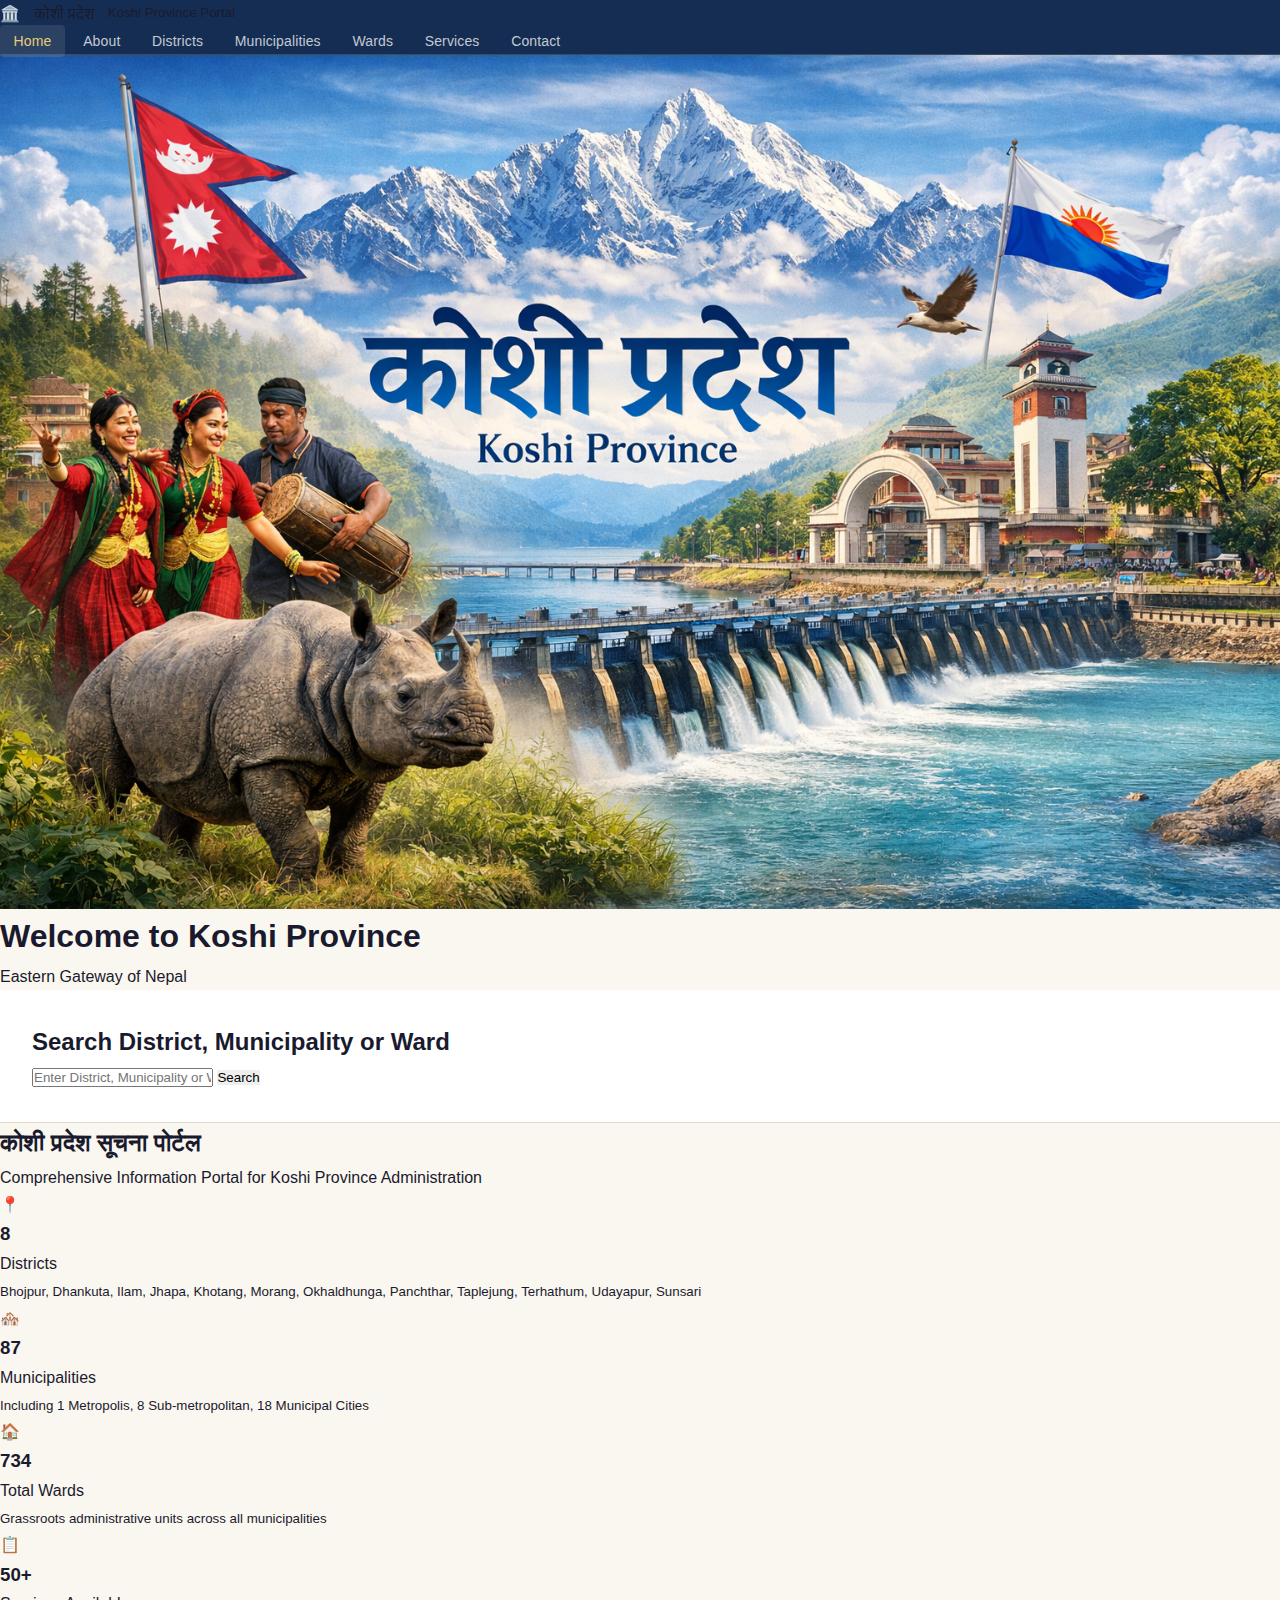
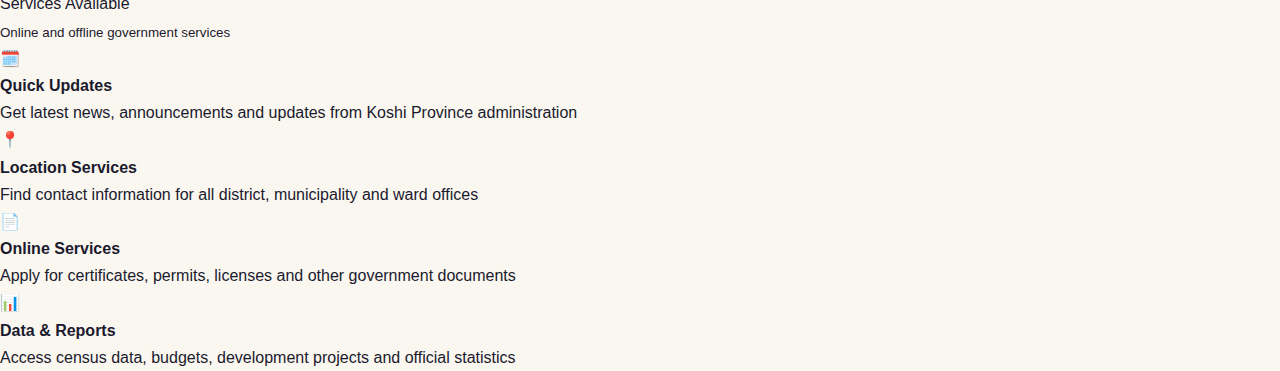
<file: koshi.html>
<!DOCTYPE html>
<html lang="en">
<head>
    <meta charset="UTF-8">
    <meta name="viewport" content="width=device-width, initial-scale=1.0">
    <title>Koshi Province Information Portal - Nepal</title>
    <meta name="description" content="Official information portal for Koshi Province including districts, municipalities, wards, services and development projects.">
    <link rel="stylesheet" href="https://unpkg.com/boxicons@2.1.4/css/boxicons.min.css">
    <link rel="stylesheet" href="css/koshi.css">
</head>
<body>

<!-- Header -->
<header class="header">
    <a class="logo" href="#home">
        <span class="logo-icon">🏛️</span>
        कोशी प्रदेश
        <small>Koshi Province Portal</small>
    </a>
    <nav class="navbar">
        <a href="#home" class="nav-link active" onclick="navigateTo('home')">Home</a>
        <a href="#about" class="nav-link" onclick="navigateTo('about')">About</a>
        <a href="#districts" class="nav-link" onclick="navigateTo('districts')">Districts</a>
        <a href="#municipalities" class="nav-link" onclick="navigateTo('municipalities')">Municipalities</a>
        <a href="#wards" class="nav-link" onclick="navigateTo('wards')">Wards</a>
        <a href="#services" class="nav-link" onclick="navigateTo('services')">Services</a>
        <a href="#contact" class="nav-link" onclick="navigateTo('contact')">Contact</a>
    </nav>
    <button class="hamburger" id="hamburger" aria-label="menu">
        <i class="bx bx-menu"></i>
    </button>
</header>

<!-- Image Container -->
<div class="image-container">
    <img src="images/koshi.png" alt="Koshi Province" loading="lazy">
    <div class="image-overlay">
        <h1>Welcome to Koshi Province</h1>
        <p>Eastern Gateway of Nepal</p>
    </div>
</div>

<!-- Search Section -->
<div class="search-section">
    <h2>Search District, Municipality or Ward</h2>
    <div class="search-box">
        <input type="text" id="globalSearch" placeholder="Enter District, Municipality or Ward Name...">
        <button onclick="performSearch()">Search</button>
    </div>
    <div id="searchResults" class="search-results hidden"></div>
</div>

<!-- Main Content Wrapper -->
<div class="main-content">

    <!-- Home Section -->
    <section id="home" class="content-section active">
        <div class="section-container">
            <div class="welcome-section">
                <h2>कोशी प्रदेश सूचना पोर्टल</h2>
                <p>Comprehensive Information Portal for Koshi Province Administration</p>
            </div>

            <div class="stats-grid">
                <div class="stat-card" onclick="navigateTo('districts')">
                    <span class="stat-icon">📍</span>
                    <h3>8</h3>
                    <p>Districts</p>
                    <small>Bhojpur, Dhankuta, Ilam, Jhapa, Khotang, Morang, Okhaldhunga, Panchthar, Taplejung, Terhathum, Udayapur, Sunsari</small>
                </div>

                <div class="stat-card" onclick="navigateTo('municipalities')">
                    <span class="stat-icon">🏘️</span>
                    <h3>87</h3>
                    <p>Municipalities</p>
                    <small>Including 1 Metropolis, 8 Sub-metropolitan, 18 Municipal Cities</small>
                </div>

                <div class="stat-card" onclick="navigateTo('wards')">
                    <span class="stat-icon">🏠</span>
                    <h3>734</h3>
                    <p>Total Wards</p>
                    <small>Grassroots administrative units across all municipalities</small>
                </div>

                <div class="stat-card" onclick="navigateTo('services')">
                    <span class="stat-icon">📋</span>
                    <h3>50+</h3>
                    <p>Services Available</p>
                    <small>Online and offline government services</small>
                </div>
            </div>

            <div class="features-grid">
                <div class="feature-card">
                    <span class="feature-icon">🗓️</span>
                    <h4>Quick Updates</h4>
                    <p>Get latest news, announcements and updates from Koshi Province administration</p>
                </div>

                <div class="feature-card">
                    <span class="feature-icon">📍</span>
                    <h4>Location Services</h4>
                    <p>Find contact information for all district, municipality and ward offices</p>
                </div>

                <div class="feature-card">
                    <span class="feature-icon">📄</span>
                    <h4>Online Services</h4>
                    <p>Apply for certificates, permits, licenses and other government documents</p>
                </div>

                <div class="feature-card">
                    <span class="feature-icon">📊</span>
                    <h4>Data & Reports</h4>
                    <p>Access census data, budgets, development projects and official statistics</p>
                </div>
            </div>
        </div>
    </section>

    <!-- About Koshi Province -->
    <section id="about" class="content-section">
        <div class="section-container">
            <h2>About Koshi Province</h2>
            
            <div class="about-grid">
                <div class="about-card">
                    <h3>📍 Location & Geography</h3>
                    <p><strong>Capital:</strong> Biratnagar (Administrative)</p>
                    <p><strong>Area:</strong> 12,262 sq km</p>
                    <p><strong>Region:</strong> Eastern Nepal</p>
                    <p><strong>Terrain:</strong> Terai, Siwalik, and Himalayan</p>
                </div>

                <div class="about-card">
                    <h3>👥 Demography</h3>
                    <p><strong>Population:</strong> 2,543,897 (2021 Census)</p>
                    <p><strong>Population Density:</strong> 207 per sq km</p>
                    <p><strong>Literacy Rate:</strong> 72.4%</p>
                    <p><strong>Male/Female Ratio:</strong> 99:100</p>
                </div>

                <div class="about-card">
                    <h3>🏛️ Administration</h3>
                    <p><strong>Chief Minister:</strong> Provincial Chief Minister Office</p>
                    <p><strong>Provincial Assembly:</strong> 88 Members</p>
                    <p><strong>Administrative Divisions:</strong> 8 Districts</p>
                    <p><strong>Headquarters:</strong> Biratnagar</p>
                </div>

                <div class="about-card">
                    <h3>🌾 Economy</h3>
                    <p><strong>Major Industries:</strong> Agriculture, Manufacturing, Trade</p>
                    <p><strong>Crops:</strong> Rice, Wheat, Maize, Jute</p>
                    <p><strong>Key Cities:</strong> Biratnagar, Jhapa, Ilam</p>
                    <p><strong>Trade Partners:</strong> National & International</p>
                </div>

                <div class="about-card">
                    <h3>📚 Education</h3>
                    <p><strong>Universities:</strong> 2 Central Universities</p>
                    <p><strong>Colleges:</strong> 150+ (Bachelor's & Master's)</p>
                    <p><strong>School Enrolment:</strong> 450,000+</p>
                    <p><strong>Literacy Programs:</strong> Active Across Province</p>
                </div>

                <div class="about-card">
                    <h3>🏥 Health</h3>
                    <p><strong>Health Facilities:</strong> 8 District Hospitals</p>
                    <p><strong>Primary Health Centers:</strong> 150+</p>
                    <p><strong>Health Workers:</strong> Extensive Network</p>
                    <p><strong>Service Coverage:</strong> 98% Population</p>
                </div>
            </div>
        </div>
    </section>

    <!-- Districts Section -->
    <section id="districts" class="content-section">
        <div class="section-container">
            <h2>Districts of Koshi Province</h2>
            <p class="section-subtitle">8 Districts with complete administrative information</p>

            <div class="filter-bar">
                <input type="text" id="districtFilter" placeholder="Filter districts..." onkeyup="filterContent('district')">
            </div>

            <div class="districts-grid" id="districtsGrid">
                <!-- Districts will be dynamically loaded -->
            </div>
        </div>
    </section>

    <!-- Municipalities Section -->
    <section id="municipalities" class="content-section">
        <div class="section-container">
            <h2>Municipalities of Koshi Province</h2>
            <p class="section-subtitle">87 Municipalities across 8 Districts</p>

            <div class="municipality-filter">
                <select id="municipalityDistrict" onchange="filterMunicipalities()">
                    <option value="">All Districts</option>
                    <option value="bhojpur">Bhojpur</option>
                    <option value="dhankuta">Dhankuta</option>
                    <option value="ilam">Ilam</option>
                    <option value="jhapa">Jhapa</option>
                    <option value="khotang">Khotang</option>
                    <option value="morang">Morang</option>
                    <option value="okhaldhunga">Okhaldhunga</option>
                    <option value="panchthar">Panchthar</option>
                </select>

                <select id="municipalityType" onchange="filterMunicipalities()">
                    <option value="">All Types</option>
                    <option value="metropolis">Metropolis</option>
                    <option value="sub-metropolitan">Sub-metropolitan</option>
                    <option value="municipal">Municipal City</option>
                    <option value="rural">Rural Municipality</option>
                </select>
            </div>

            <div class="municipalities-grid" id="municipalitiesGrid">
                <!-- Municipalities will be dynamically loaded -->
            </div>
        </div>
    </section>

    <!-- Wards Section -->
    <section id="wards" class="content-section">
        <div class="section-container">
            <h2>Wards Information</h2>
            <p class="section-subtitle">734 Wards - Smallest Administrative Units</p>

            <div class="ward-info">
                <div class="info-box">
                    <h4>Ward Overview</h4>
                    <ul>
                        <li><strong>Total Wards:</strong> 734</li>
                        <li><strong>Administrative Level:</strong> Grassroots</li>
                        <li><strong>Functions:</strong> Local governance, service delivery, development</li>
                        <li><strong>Leadership:</strong> Ward Chairman & Committee</li>
                        <li><strong>Service Centers:</strong> Ward Office</li>
                    </ul>
                </div>

                <div class="info-box">
                    <h4>Ward Services</h4>
                    <ul>
                        <li>Birth & Death Registration</li>
                        <li>Marriage Certificates</li>
                        <li>Building Permits</li>
                        <li>Tax Collection</li>
                        <li>Citizen Entitlements</li>
                        <li>Local Project Supervision</li>
                    </ul>
                </div>

                <div class="info-box">
                    <h4>Ward Office Hours</h4>
                    <ul>
                        <li><strong>Days:</strong> Sunday - Friday</li>
                        <li><strong>Time:</strong> 10 AM - 5 PM</li>
                        <li><strong>Holiday:</strong> Saturday</li>
                        <li><strong>Special Hours:</strong> First Wednesday of Month</li>
                        <li><strong>Services:</strong> Available on scheduled days</li>
                    </ul>
                </div>
            </div>

            <div class="ward-search">
                <h3>Find Your Ward Office</h3>
                <div class="search-box">
                    <input type="text" id="wardSearch" placeholder="Enter your district and ward number...">
                    <button onclick="searchWard()">Find</button>
                </div>
                <div id="wardResults" class="ward-results hidden"></div>
            </div>
        </div>
    </section>


<script src="js/koshi.js"></script>
</body>
</html>
</file>
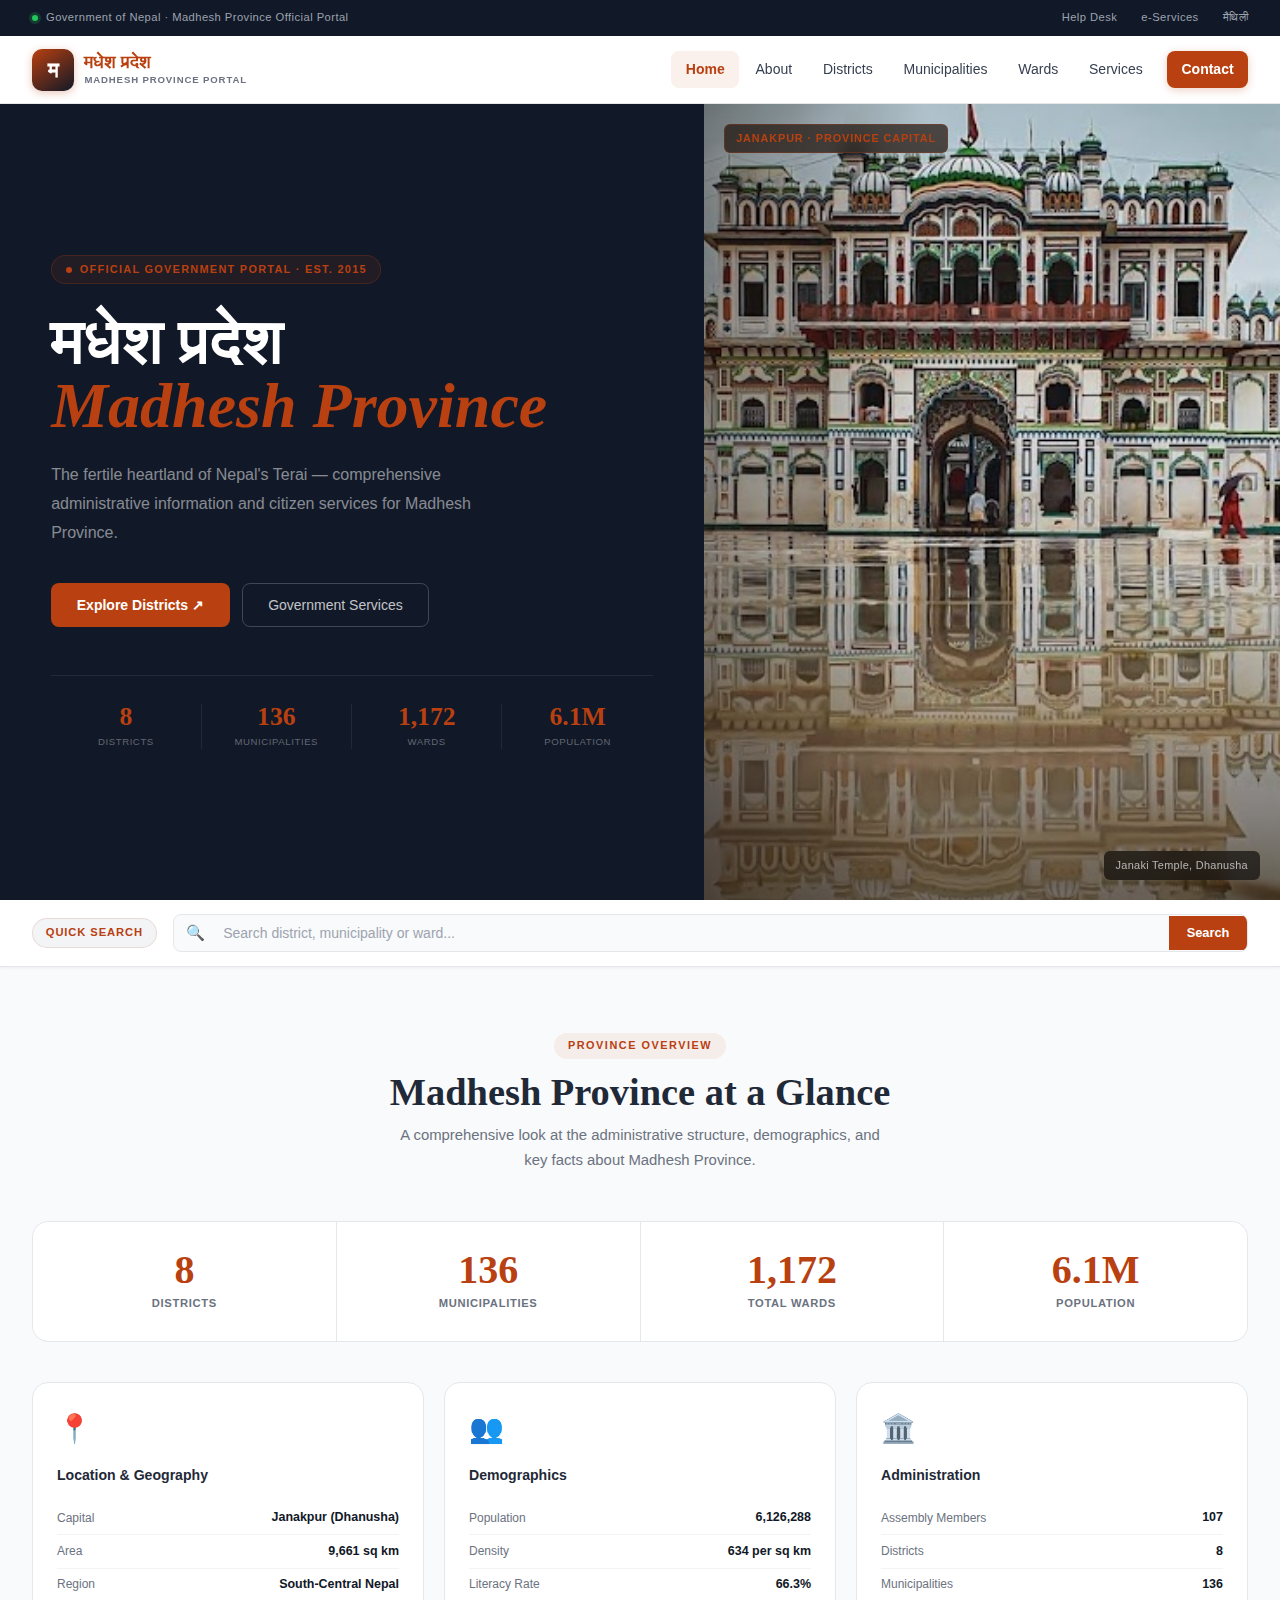
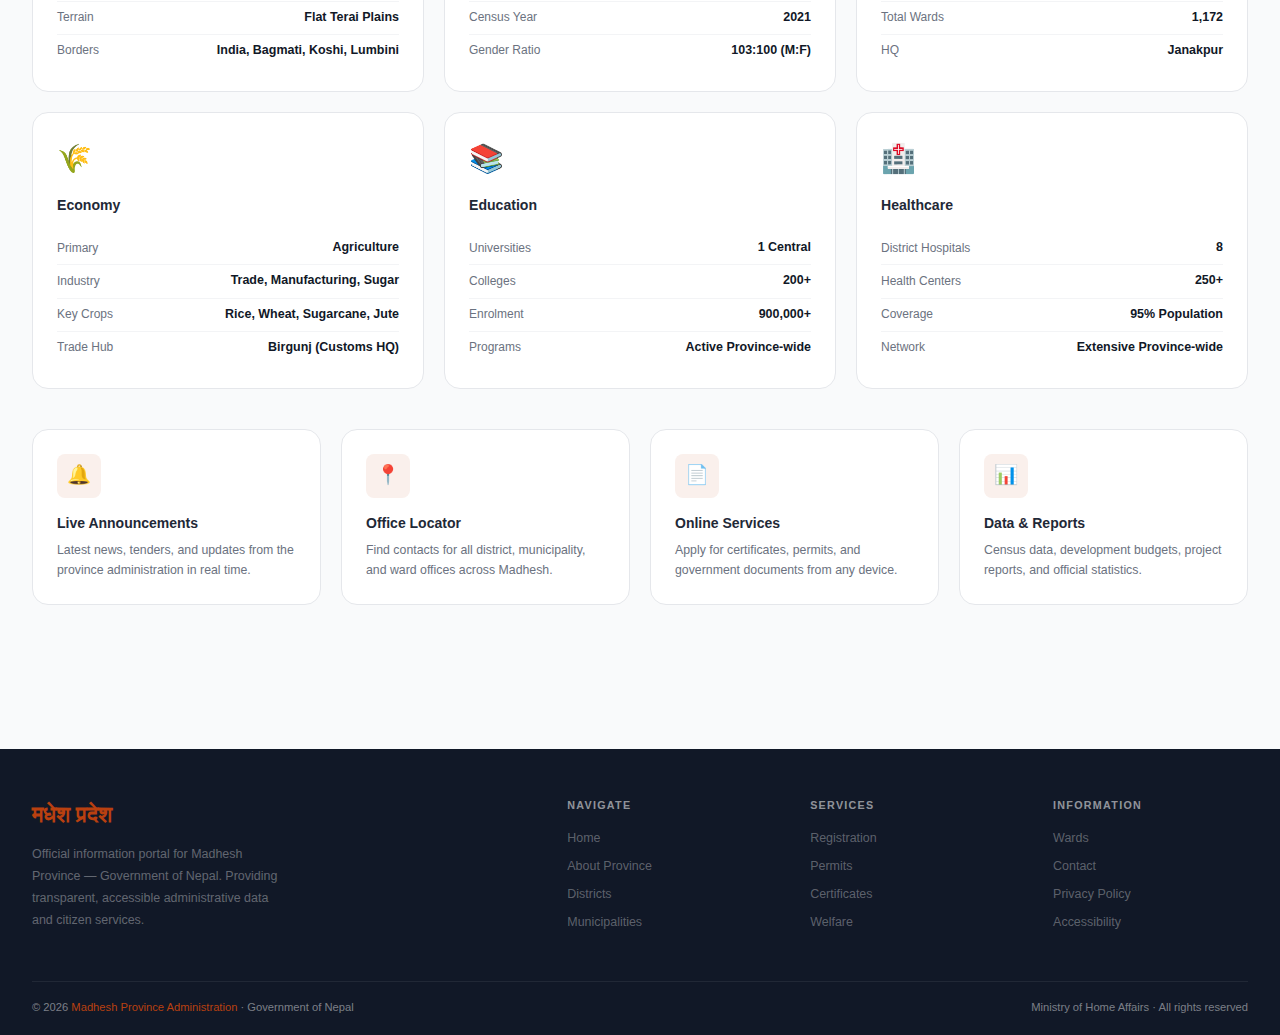
<file: madhesh.html>
<!DOCTYPE html>
<html lang="en">
<head>
  <meta charset="UTF-8">
  <meta name="viewport" content="width=device-width, initial-scale=1.0, viewport-fit=cover">
  <title>मधेश प्रदेश — Madhesh Province Official Portal</title>
  <meta name="description" content="Official government portal for Madhesh Province — districts, municipalities, wards, and citizen services.">
  <meta name="theme-color" content="#B94010">
  <meta name="apple-mobile-web-app-capable" content="yes">
  <link rel="preconnect" href="https://fonts.googleapis.com">
  <link rel="preconnect" href="https://fonts.gstatic.com" crossorigin>
  <link href="https://fonts.googleapis.com/css2?family=Cormorant+Garamond:ital,wght@0,600;0,700;0,800;1,600;1,700&family=Outfit:wght@300;400;500;600;700&family=JetBrains+Mono:wght@400;500&display=swap" rel="stylesheet">
  <link rel="stylesheet" href="css/madhesh.css">
</head>
<body>

<!-- Mobile app banner -->
<div class="app-banner" id="appBanner">
  <div style="font-size:1.4rem">📱</div>
  <div class="app-banner-text"><strong>मधेश प्रदेश App</strong>Faster access on your phone</div>
  <button class="app-banner-close" id="bannerClose">✕</button>
</div>

<!-- Topbar -->
<div class="topbar">
  <div class="topbar-left">
    <div class="topbar-dot"></div>
    <span>Government of Nepal · Madhesh Province Official Portal</span>
  </div>
  <div class="topbar-right">
    <a href="#" onclick="navigateTo('contact');return false;">Help Desk</a>
    <a href="#" onclick="navigateTo('services');return false;">e-Services</a>
    <a href="#">मैथिली</a>
  </div>
</div>

<!-- Header -->
<header class="header" id="mainHeader">
  <div class="header-inner">
    <a class="logo" href="#" onclick="navigateTo('home');return false;">
      <div class="logo-icon">म</div>
      <div>
        <div class="logo-devanagari">मधेश प्रदेश</div>
        <div class="logo-english">Madhesh Province Portal</div>
      </div>
    </a>
    <nav class="nav">
      <a class="nav-link active" onclick="navigateTo('home')">Home</a>
      <a class="nav-link" onclick="navigateTo('about')">About</a>
      <a class="nav-link" onclick="navigateTo('districts')">Districts</a>
      <a class="nav-link" onclick="navigateTo('municipalities')">Municipalities</a>
      <a class="nav-link" onclick="navigateTo('wards')">Wards</a>
      <a class="nav-link" onclick="navigateTo('services')">Services</a>
      <a class="nav-link nav-cta" onclick="navigateTo('contact')">Contact</a>
    </nav>
    <button class="hamburger" id="hamburger" onclick="toggleMenu()" aria-label="Menu">
      <span></span><span></span><span></span>
    </button>
  </div>
</header>

<!-- Mobile drawer -->
<nav class="mobile-drawer" id="mobileDrawer">
  <a class="nav-link" onclick="navigateTo('home')">🏠 Home</a>
  <a class="nav-link" onclick="navigateTo('about')">ℹ️ About Province</a>
  <a class="nav-link" onclick="navigateTo('districts')">🗺️ Districts</a>
  <a class="nav-link" onclick="navigateTo('municipalities')">🏘️ Municipalities</a>
  <a class="nav-link" onclick="navigateTo('wards')">📍 Wards</a>
  <a class="nav-link" onclick="navigateTo('services')">📋 Services</a>
  <a class="nav-link nav-cta" onclick="navigateTo('contact')">📞 Contact</a>
</nav>

<!-- HERO — clean split layout -->
<div class="hero">
  <!-- Left: dark panel with all text -->
  <div class="hero-left">
    <div class="hero-badge">Official Government Portal · Est. 2015</div>
    <h1 class="hero-title">
      मधेश प्रदेश<br>
      <em>Madhesh Province</em>
    </h1>
    <p class="hero-subtitle">The fertile heartland of Nepal's Terai — comprehensive administrative information and citizen services for Madhesh Province.</p>
    <div class="hero-actions">
      <button class="btn-hero-primary" onclick="navigateTo('districts')">Explore Districts ↗</button>
      <button class="btn-hero-outline" onclick="navigateTo('services')">Government Services</button>
    </div>
    <div class="hero-stat-row">
      <div class="h-stat" onclick="navigateTo('districts')">
        <div class="h-stat-num">8</div>
        <div class="h-stat-lbl">Districts</div>
      </div>
      <div class="h-stat" onclick="navigateTo('municipalities')">
        <div class="h-stat-num">136</div>
        <div class="h-stat-lbl">Municipalities</div>
      </div>
      <div class="h-stat" onclick="navigateTo('wards')">
        <div class="h-stat-num">1,172</div>
        <div class="h-stat-lbl">Wards</div>
      </div>
      <div class="h-stat">
        <div class="h-stat-num">6.1M</div>
        <div class="h-stat-lbl">Population</div>
      </div>
    </div>
  </div>

  <!-- Right: image panel -->
  <div class="hero-right">
    <div class="hero-img"></div>
    <div class="hero-img-overlay"></div>
    <div class="hero-img-tag">Janakpur · Province Capital</div>
    <div class="hero-img-badge">Janaki Temple, Dhanusha</div>
  </div>
</div>

<!-- Search Bar -->
<div class="search-bar">
  <div class="search-bar-inner">
    <span class="search-pill">Quick Search</span>
    <div class="s-field">
      <span class="s-icon">🔍</span>
      <input type="text" id="globalSearch" placeholder="Search district, municipality or ward...">
      <button class="s-btn" onclick="performSearch()">Search</button>
    </div>
    <div id="searchResults" class="hidden"></div>
  </div>
</div>

<!-- MAIN CONTENT -->
<main>

<!-- HOME -->
<section id="home" class="content-section active">
  <div class="section-wrap">
    <div class="section-header reveal">
      <div class="section-kicker">Province Overview</div>
      <h2 class="section-title">Madhesh Province at a Glance</h2>
      <p class="section-desc">A comprehensive look at the administrative structure, demographics, and key facts about Madhesh Province.</p>
    </div>

    <div class="stat-banner reveal">
      <div class="stat-item" onclick="navigateTo('districts')">
        <div class="stat-num">8</div><div class="stat-lbl">Districts</div>
      </div>
      <div class="stat-item" onclick="navigateTo('municipalities')">
        <div class="stat-num">136</div><div class="stat-lbl">Municipalities</div>
      </div>
      <div class="stat-item" onclick="navigateTo('wards')">
        <div class="stat-num">1,172</div><div class="stat-lbl">Total Wards</div>
      </div>
      <div class="stat-item">
        <div class="stat-num">6.1M</div><div class="stat-lbl">Population</div>
      </div>
    </div>

    <div class="info-grid">
      <div class="info-card reveal d1">
        <div class="info-card-icon">📍</div>
        <h3>Location & Geography</h3>
        <div class="data-row"><span class="data-label">Capital</span><span class="data-value">Janakpur (Dhanusha)</span></div>
        <div class="data-row"><span class="data-label">Area</span><span class="data-value">9,661 sq km</span></div>
        <div class="data-row"><span class="data-label">Region</span><span class="data-value">South-Central Nepal</span></div>
        <div class="data-row"><span class="data-label">Terrain</span><span class="data-value">Flat Terai Plains</span></div>
        <div class="data-row"><span class="data-label">Borders</span><span class="data-value">India, Bagmati, Koshi, Lumbini</span></div>
      </div>
      <div class="info-card reveal d2">
        <div class="info-card-icon">👥</div>
        <h3>Demographics</h3>
        <div class="data-row"><span class="data-label">Population</span><span class="data-value">6,126,288</span></div>
        <div class="data-row"><span class="data-label">Density</span><span class="data-value">634 per sq km</span></div>
        <div class="data-row"><span class="data-label">Literacy Rate</span><span class="data-value">66.3%</span></div>
        <div class="data-row"><span class="data-label">Census Year</span><span class="data-value">2021</span></div>
        <div class="data-row"><span class="data-label">Gender Ratio</span><span class="data-value">103:100 (M:F)</span></div>
      </div>
      <div class="info-card reveal d3">
        <div class="info-card-icon">🏛️</div>
        <h3>Administration</h3>
        <div class="data-row"><span class="data-label">Assembly Members</span><span class="data-value">107</span></div>
        <div class="data-row"><span class="data-label">Districts</span><span class="data-value">8</span></div>
        <div class="data-row"><span class="data-label">Municipalities</span><span class="data-value">136</span></div>
        <div class="data-row"><span class="data-label">Total Wards</span><span class="data-value">1,172</span></div>
        <div class="data-row"><span class="data-label">HQ</span><span class="data-value">Janakpur</span></div>
      </div>
      <div class="info-card reveal d1">
        <div class="info-card-icon">🌾</div>
        <h3>Economy</h3>
        <div class="data-row"><span class="data-label">Primary</span><span class="data-value">Agriculture</span></div>
        <div class="data-row"><span class="data-label">Industry</span><span class="data-value">Trade, Manufacturing, Sugar</span></div>
        <div class="data-row"><span class="data-label">Key Crops</span><span class="data-value">Rice, Wheat, Sugarcane, Jute</span></div>
        <div class="data-row"><span class="data-label">Trade Hub</span><span class="data-value">Birgunj (Customs HQ)</span></div>
      </div>
      <div class="info-card reveal d2">
        <div class="info-card-icon">📚</div>
        <h3>Education</h3>
        <div class="data-row"><span class="data-label">Universities</span><span class="data-value">1 Central</span></div>
        <div class="data-row"><span class="data-label">Colleges</span><span class="data-value">200+</span></div>
        <div class="data-row"><span class="data-label">Enrolment</span><span class="data-value">900,000+</span></div>
        <div class="data-row"><span class="data-label">Programs</span><span class="data-value">Active Province-wide</span></div>
      </div>
      <div class="info-card reveal d3">
        <div class="info-card-icon">🏥</div>
        <h3>Healthcare</h3>
        <div class="data-row"><span class="data-label">District Hospitals</span><span class="data-value">8</span></div>
        <div class="data-row"><span class="data-label">Health Centers</span><span class="data-value">250+</span></div>
        <div class="data-row"><span class="data-label">Coverage</span><span class="data-value">95% Population</span></div>
        <div class="data-row"><span class="data-label">Network</span><span class="data-value">Extensive Province-wide</span></div>
      </div>
    </div>

    <div class="features-strip reveal">
      <div class="feature-card d1">
        <div class="fc-icon">🔔</div>
        <h4>Live Announcements</h4>
        <p>Latest news, tenders, and updates from the province administration in real time.</p>
      </div>
      <div class="feature-card d2">
        <div class="fc-icon">📍</div>
        <h4>Office Locator</h4>
        <p>Find contacts for all district, municipality, and ward offices across Madhesh.</p>
      </div>
      <div class="feature-card d3">
        <div class="fc-icon">📄</div>
        <h4>Online Services</h4>
        <p>Apply for certificates, permits, and government documents from any device.</p>
      </div>
      <div class="feature-card d4">
        <div class="fc-icon">📊</div>
        <h4>Data & Reports</h4>
        <p>Census data, development budgets, project reports, and official statistics.</p>
      </div>
    </div>
  </div>
</section>

<!-- ABOUT -->
<section id="about" class="content-section">
  <div class="section-wrap">
    <div class="section-header reveal">
      <div class="section-kicker">Provincial Profile</div>
      <h2 class="section-title">About Madhesh Province</h2>
      <p class="section-desc">Detailed administrative, demographic, and economic information about Madhesh Province.</p>
    </div>
    <div class="about-grid">
      <div class="about-card reveal d1"><h3>📍 Location & Geography</h3>
        <div class="data-row"><span class="data-label">Capital</span><span class="data-value">Janakpur</span></div>
        <div class="data-row"><span class="data-label">Area</span><span class="data-value">9,661 sq km</span></div>
        <div class="data-row"><span class="data-label">Region</span><span class="data-value">South-Central Nepal</span></div>
        <div class="data-row"><span class="data-label">Terrain</span><span class="data-value">Flat Terai, Siwalik Foothills</span></div>
      </div>
      <div class="about-card reveal d2"><h3>👥 Demographics</h3>
        <div class="data-row"><span class="data-label">Population</span><span class="data-value">6,126,288</span></div>
        <div class="data-row"><span class="data-label">Density</span><span class="data-value">634 / sq km</span></div>
        <div class="data-row"><span class="data-label">Literacy</span><span class="data-value">66.3%</span></div>
        <div class="data-row"><span class="data-label">M/F Ratio</span><span class="data-value">103:100</span></div>
      </div>
      <div class="about-card reveal d3"><h3>🏛️ Administration</h3>
        <div class="data-row"><span class="data-label">Assembly Members</span><span class="data-value">107</span></div>
        <div class="data-row"><span class="data-label">Districts</span><span class="data-value">8</span></div>
        <div class="data-row"><span class="data-label">Headquarters</span><span class="data-value">Janakpur</span></div>
        <div class="data-row"><span class="data-label">Municipalities</span><span class="data-value">136</span></div>
      </div>
      <div class="about-card reveal d1"><h3>🌾 Economy</h3>
        <div class="data-row"><span class="data-label">Industries</span><span class="data-value">Agriculture, Trade, Sugar</span></div>
        <div class="data-row"><span class="data-label">Major Crops</span><span class="data-value">Rice, Wheat, Sugarcane, Jute</span></div>
        <div class="data-row"><span class="data-label">Key Cities</span><span class="data-value">Birgunj, Janakpur, Lahan</span></div>
      </div>
      <div class="about-card reveal d2"><h3>📚 Education</h3>
        <div class="data-row"><span class="data-label">Universities</span><span class="data-value">1 Central University</span></div>
        <div class="data-row"><span class="data-label">Colleges</span><span class="data-value">200+</span></div>
        <div class="data-row"><span class="data-label">School Enrolment</span><span class="data-value">900,000+</span></div>
      </div>
      <div class="about-card reveal d3"><h3>🏥 Healthcare</h3>
        <div class="data-row"><span class="data-label">District Hospitals</span><span class="data-value">8</span></div>
        <div class="data-row"><span class="data-label">Health Centers</span><span class="data-value">250+</span></div>
        <div class="data-row"><span class="data-label">Coverage</span><span class="data-value">95% Population</span></div>
      </div>
    </div>
  </div>
</section>

<!-- DISTRICTS -->
<section id="districts" class="content-section">
  <div class="section-wrap">
    <div class="section-header reveal">
      <div class="section-kicker">Administrative Divisions</div>
      <h2 class="section-title">Districts of Madhesh Province</h2>
      <p class="section-desc">8 districts spanning the fertile Terai plains with complete administrative and geographic information.</p>
    </div>
    <div class="filter-row reveal">
      <div class="filter-wrap">
        <input type="text" id="districtFilter" placeholder="Filter by name or headquarter..." oninput="filterDistricts()">
        <span class="filter-count" id="districtCount">8 of 8</span>
      </div>
    </div>
    <div class="districts-grid" id="districtsGrid"></div>
  </div>
</section>

<!-- MUNICIPALITIES -->
<section id="municipalities" class="content-section">
  <div class="section-wrap">
    <div class="section-header reveal">
      <div class="section-kicker">Local Government</div>
      <h2 class="section-title">Municipalities</h2>
      <p class="section-desc">136 municipalities across 8 districts — the most densely governed province of Nepal.</p>
    </div>
    <div class="muni-type-grid reveal">
      <div class="muni-type-card d1"><span class="muni-icon">🌟</span><div class="muni-num">1</div><div class="muni-name">Metropolitan City</div><div class="muni-desc">Birgunj Metropolitan</div></div>
      <div class="muni-type-card d2"><span class="muni-icon">🏙️</span><div class="muni-num">5</div><div class="muni-name">Sub-metropolitan</div><div class="muni-desc">Janakpur, Kalaiya & others</div></div>
      <div class="muni-type-card d3"><span class="muni-icon">🏘️</span><div class="muni-num">44</div><div class="muni-name">Municipal Cities</div><div class="muni-desc">Urban municipalities</div></div>
      <div class="muni-type-card d4"><span class="muni-icon">🌾</span><div class="muni-num">86</div><div class="muni-name">Rural Municipalities</div><div class="muni-desc">Gaun Palika units</div></div>
    </div>
    <div class="muni-governance reveal">
      <h3>Municipal Governance in Madhesh Province</h3>
      <ul class="gov-list">
        <li><strong>Service Delivery</strong> — Healthcare, education, sanitation, and local infrastructure across Terai settlements</li>
        <li><strong>Revenue Collection</strong> — Local tax, fee collection, and fiscal management</li>
        <li><strong>Permits & Licenses</strong> — Building permits, business registrations, certifications</li>
        <li><strong>Social Welfare</strong> — Allowances, community programs, cultural and religious events</li>
        <li><strong>Development Planning</strong> — Annual plans, capital projects, irrigation and road monitoring</li>
        <li><strong>Citizen Services</strong> — Birth, death, marriage registration and certificates</li>
      </ul>
    </div>
  </div>
</section>

<!-- WARDS -->
<section id="wards" class="content-section">
  <div class="section-wrap">
    <div class="section-header reveal">
      <div class="section-kicker">Grassroots Administration</div>
      <h2 class="section-title">Wards Information</h2>
      <p class="section-desc">1,172 wards — the smallest administrative units delivering direct citizen services across Madhesh Province.</p>
    </div>
    <div class="wards-layout reveal">
      <div class="ward-stat-card">
        <div class="ward-big-num">1,172</div>
        <div class="ward-big-lbl">Total Wards</div>
        <div class="ward-div"></div>
        <div class="ward-avg-num">9</div>
        <div class="ward-avg-lbl">Avg Wards / Municipality</div>
      </div>
      <div class="ward-info-col">
        <div class="ward-info-box">
          <h4>📋 Ward Structure</h4>
          <ul>
            <li><strong>Ward President</strong> — Elected representative</li>
            <li><strong>Ward Members</strong> — Committee representatives</li>
            <li><strong>Ward Secretary</strong> — Administrative staff</li>
            <li><strong>Admin Level</strong> — Grassroots governance unit</li>
          </ul>
        </div>
        <div class="ward-info-box">
          <h4>⚙️ Key Services</h4>
          <ul>
            <li>Birth, death & marriage registration</li>
            <li>Building permits & approvals</li>
            <li>Local tax collection</li>
            <li>Citizen entitlements & welfare</li>
          </ul>
        </div>
        <div class="ward-info-box">
          <h4>🕐 Office Hours</h4>
          <ul>
            <li><strong>Days:</strong> Sunday – Friday</li>
            <li><strong>Time:</strong> 10:00 AM – 5:00 PM</li>
            <li><strong>Holiday:</strong> Saturday closed</li>
          </ul>
        </div>
      </div>
    </div>
    <div class="ward-finder reveal">
      <h3>Find Your Ward Office</h3>
      <div class="search-field">
        <input type="text" id="wardSearch" placeholder="Enter district and ward number...">
        <button onclick="searchWard()">Find Ward</button>
      </div>
      <div id="wardResults" class="hidden"></div>
    </div>
  </div>
</section>

<!-- SERVICES -->
<section id="services" class="content-section">
  <div class="section-wrap">
    <div class="section-header reveal">
      <div class="section-kicker">Citizen Services</div>
      <h2 class="section-title">Government Services</h2>
      <p class="section-desc">Online and offline services available across all districts of Madhesh Province.</p>
    </div>
    <div class="service-tabs reveal">
      <button class="tab-btn active" onclick="switchTab('registration',this)">Registration</button>
      <button class="tab-btn" onclick="switchTab('permits',this)">Permits & Licenses</button>
      <button class="tab-btn" onclick="switchTab('certificates',this)">Certificates</button>
      <button class="tab-btn" onclick="switchTab('welfare',this)">Welfare Programs</button>
    </div>

    <div class="service-content active-tab" id="registrationTab">
      <h3>Registration Services</h3>
      <div class="service-grid">
        <div class="service-card"><div class="sc-top"><h4>📝 Birth Registration</h4><p>Register newborn within 35 days</p></div><div class="sc-body"><ul><li>Hospital Certificate, Parents' Citizenship</li><li>Processing Time: 3–5 days</li><li>Fee: NPR 100</li><li>Location: Ward Office</li></ul></div><div class="sc-foot"><button class="btn-apply" onclick="applyService('Birth Registration')">Apply Now</button></div></div>
        <div class="service-card"><div class="sc-top"><h4>💒 Marriage Registration</h4><p>Register marriage within 35 days</p></div><div class="sc-body"><ul><li>Both parties' Citizenship, 2 Witnesses</li><li>Processing Time: 3–5 days</li><li>Fee: NPR 300</li><li>Location: Ward / District Office</li></ul></div><div class="sc-foot"><button class="btn-apply" onclick="applyService('Marriage Registration')">Apply Now</button></div></div>
        <div class="service-card"><div class="sc-top"><h4>⚰️ Death Certificate</h4><p>Official death certificate issuance</p></div><div class="sc-body"><ul><li>Medical Report, 2 Witnesses</li><li>Processing Time: 1–2 days</li><li>Fee: NPR 50</li><li>Location: Ward Office</li></ul></div><div class="sc-foot"><button class="btn-apply" onclick="applyService('Death Certificate')">Apply Now</button></div></div>
        <div class="service-card"><div class="sc-top"><h4>🪪 Citizenship Certificate</h4><p>Citizenship by birth or naturalization</p></div><div class="sc-body"><ul><li>Parents' Citizenship, Birth Proof</li><li>Processing Time: 7–10 days</li><li>Fee: NPR 200</li><li>Location: District Office</li></ul></div><div class="sc-foot"><button class="btn-apply" onclick="applyService('Citizenship')">Apply Now</button></div></div>
      </div>
    </div>

    <div class="service-content" id="permitsTab">
      <h3>Permits & Licenses</h3>
      <div class="service-grid">
        <div class="service-card"><div class="sc-top"><h4>🏗️ Building Permit</h4><p>Permission for construction</p></div><div class="sc-body"><ul><li>Land Deed, Design Plans, Ownership Proof</li><li>Processing Time: 15–30 days</li><li>Fee: Variable (based on area)</li><li>Location: Municipality Office</li></ul></div><div class="sc-foot"><button class="btn-apply" onclick="applyService('Building Permit')">Apply Now</button></div></div>
        <div class="service-card"><div class="sc-top"><h4>🚗 Vehicle License</h4><p>Vehicle registration & licensing</p></div><div class="sc-body"><ul><li>Purchase Bill, Ownership Proof, Insurance</li><li>Processing Time: 5–7 days</li><li>Fee: Variable</li><li>Location: District Office</li></ul></div><div class="sc-foot"><button class="btn-apply" onclick="applyService('Vehicle License')">Apply Now</button></div></div>
        <div class="service-card"><div class="sc-top"><h4>🏪 Business License</h4><p>Permission for business operations</p></div><div class="sc-body"><ul><li>Application, Citizenship, Address Proof</li><li>Processing Time: 7–10 days</li><li>Fee: NPR 1,000–10,000</li><li>Location: Municipality Office</li></ul></div><div class="sc-foot"><button class="btn-apply" onclick="applyService('Business License')">Apply Now</button></div></div>
        <div class="service-card"><div class="sc-top"><h4>📋 Trade License</h4><p>License for trade and commerce</p></div><div class="sc-body"><ul><li>Application, PAN, Citizenship</li><li>Processing Time: 5–10 days</li><li>Fee: NPR 1,500–15,000</li><li>Location: Municipality / Birgunj</li></ul></div><div class="sc-foot"><button class="btn-apply" onclick="applyService('Trade License')">Apply Now</button></div></div>
      </div>
    </div>

    <div class="service-content" id="certificatesTab">
      <h3>Certificates & Documents</h3>
      <div class="service-grid">
        <div class="service-card"><div class="sc-top"><h4>📄 Character Certificate</h4><p>Official character certificate</p></div><div class="sc-body"><ul><li>Citizenship, Photo</li><li>Processing Time: 3–5 days</li><li>Fee: NPR 200</li><li>Location: Ward / Police Office</li></ul></div><div class="sc-foot"><button class="btn-apply" onclick="applyService('Character Certificate')">Apply Now</button></div></div>
        <div class="service-card"><div class="sc-top"><h4>📖 Domicile Certificate</h4><p>Proof of residence certificate</p></div><div class="sc-body"><ul><li>Citizenship, Address Proof, Bill</li><li>Processing Time: 1–3 days</li><li>Fee: NPR 100</li><li>Location: Ward Office</li></ul></div><div class="sc-foot"><button class="btn-apply" onclick="applyService('Domicile Certificate')">Apply Now</button></div></div>
        <div class="service-card"><div class="sc-top"><h4>🏠 Land Ownership</h4><p>Property ownership documentation</p></div><div class="sc-body"><ul><li>Deed, Ownership Papers</li><li>Processing Time: 10–15 days</li><li>Fee: NPR 1,000</li><li>Location: District Land Office</li></ul></div><div class="sc-foot"><button class="btn-apply" onclick="applyService('Land Certificate')">Apply Now</button></div></div>
        <div class="service-card"><div class="sc-top"><h4>📋 Income Certificate</h4><p>Official income documentation</p></div><div class="sc-body"><ul><li>Application, Tax Papers, Citizenship</li><li>Processing Time: 5–7 days</li><li>Fee: NPR 300</li><li>Location: Ward / Municipality</li></ul></div><div class="sc-foot"><button class="btn-apply" onclick="applyService('Income Certificate')">Apply Now</button></div></div>
      </div>
    </div>

    <div class="service-content" id="welfareTab">
      <h3>Welfare Programs & Schemes</h3>
      <div class="service-grid">
        <div class="service-card"><div class="sc-top"><h4>💰 Old Age Allowance</h4><p>Monthly allowance for senior citizens</p></div><div class="sc-body"><ul><li>Eligibility: Age 60+ years</li><li>Monthly Benefit: NPR 3,000</li><li>Application: Ward Office</li><li>Documents: Citizenship, Age Proof</li></ul></div><div class="sc-foot"><button class="btn-apply" onclick="applyService('Old Age Allowance')">Apply Now</button></div></div>
        <div class="service-card"><div class="sc-top"><h4>👩 Single Women Allowance</h4><p>Support for single, divorced, widowed</p></div><div class="sc-body"><ul><li>Eligibility: Single / widowed women</li><li>Monthly Benefit: NPR 2,000</li><li>Application: Ward Office</li><li>Documents: Citizenship, Status Proof</li></ul></div><div class="sc-foot"><button class="btn-apply" onclick="applyService('Single Women Allowance')">Apply Now</button></div></div>
        <div class="service-card"><div class="sc-top"><h4>♿ Disability Allowance</h4><p>Support for disabled persons</p></div><div class="sc-body"><ul><li>Eligibility: 40%+ disability</li><li>Monthly Benefit: NPR 2,000</li><li>Application: Ward Office</li><li>Documents: Medical Certificate</li></ul></div><div class="sc-foot"><button class="btn-apply" onclick="applyService('Disability Allowance')">Apply Now</button></div></div>
        <div class="service-card"><div class="sc-top"><h4>👶 Child Grant</h4><p>Support for disadvantaged children</p></div><div class="sc-body"><ul><li>Eligibility: Children up to 18 years</li><li>Monthly Benefit: NPR 400–600</li><li>Application: Ward Office</li><li>Documents: Birth Certificate</li></ul></div><div class="sc-foot"><button class="btn-apply" onclick="applyService('Child Grant')">Apply Now</button></div></div>
      </div>
    </div>
  </div>
</section>

<!-- CONTACT -->
<section id="contact" class="content-section">
  <div class="section-wrap">
    <div class="section-header reveal">
      <div class="section-kicker">Get in Touch</div>
      <h2 class="section-title">Contact Administration</h2>
      <p class="section-desc">Reach Madhesh Province administration via email, phone, or our feedback form.</p>
    </div>
    <div class="contact-layout">
      <div class="contact-cards">
        <div class="contact-card reveal d1"><div class="cc-icon">📧</div><div class="cc-text"><h4>Email</h4><p><strong>info@madheshprovince.gov.np</strong><br>admin@madheshprovince.gov.np</p></div></div>
        <div class="contact-card reveal d2"><div class="cc-icon">📞</div><div class="cc-text"><h4>Telephone</h4><p><strong>+977 (41) 523-4000</strong><br>+977 (41) 523-4001</p></div></div>
        <div class="contact-card reveal d3"><div class="cc-icon">🏛️</div><div class="cc-text"><h4>Office Address</h4><p><strong>Provincial Governor's Office</strong><br>Janakpur, Dhanusha District<br>Madhesh Province, Nepal</p></div></div>
        <div class="contact-card reveal d4"><div class="cc-icon">🕐</div><div class="cc-text"><h4>Office Hours</h4><p><strong>Sun – Fri: 10:00 AM – 5:00 PM</strong><br>Saturday: Closed · Emergency: 24/7</p></div></div>
      </div>
      <div class="feedback-panel reveal">
        <h3>Send Feedback or Complaint</h3>
        <form onsubmit="submitFeedback(event)">
          <div class="form-row">
            <div class="form-field"><label>Full Name</label><input type="text" placeholder="Your full name" required></div>
            <div class="form-field"><label>Email Address</label><input type="email" placeholder="your@email.com" required></div>
            <div class="form-field">
              <label>District</label>
              <select required>
                <option value="">Select district</option>
                <option>Saptari</option><option>Siraha</option><option>Dhanusha</option>
                <option>Mahottari</option><option>Sarlahi</option><option>Rautahat</option>
                <option>Bara</option><option>Parsa</option>
              </select>
            </div>
            <div class="form-field"><label>Subject</label><input type="text" placeholder="Brief subject" required></div>
            <div class="form-field span-2"><label>Message</label><textarea placeholder="Describe your feedback or complaint in detail..." required></textarea></div>
          </div>
          <button type="submit" class="btn-submit">Submit Message →</button>
        </form>
      </div>
    </div>
  </div>
</section>

</main>

<!-- Footer -->
<footer class="footer">
  <div class="footer-inner">
    <div class="footer-grid">
      <div class="footer-brand">
        <div class="f-logo">मधेश प्रदेश</div>
        <p>Official information portal for Madhesh Province — Government of Nepal. Providing transparent, accessible administrative data and citizen services.</p>
      </div>
      <div class="footer-col"><h5>Navigate</h5><ul>
        <li onclick="navigateTo('home')">Home</li>
        <li onclick="navigateTo('about')">About Province</li>
        <li onclick="navigateTo('districts')">Districts</li>
        <li onclick="navigateTo('municipalities')">Municipalities</li>
      </ul></div>
      <div class="footer-col"><h5>Services</h5><ul>
        <li onclick="navigateTo('services')">Registration</li>
        <li onclick="navigateTo('services')">Permits</li>
        <li onclick="navigateTo('services')">Certificates</li>
        <li onclick="navigateTo('services')">Welfare</li>
      </ul></div>
      <div class="footer-col"><h5>Information</h5><ul>
        <li onclick="navigateTo('wards')">Wards</li>
        <li onclick="navigateTo('contact')">Contact</li>
        <li>Privacy Policy</li>
        <li>Accessibility</li>
      </ul></div>
    </div>
    <div class="footer-bottom">
      <span>© 2026 <span class="footer-gold">Madhesh Province Administration</span> · Government of Nepal</span>
      <span>Ministry of Home Affairs · All rights reserved</span>
    </div>
  </div>
</footer>

<script src="js/madhesh.js"></script>
</body>
</html>
</file>
<file: css/koshi.css>
/* =============================================
           DESIGN TOKENS
        ============================================= */
        :root {
            --navy:       #0d1f3c;
            --navy-mid:   #152d52;
            --navy-light: #1e3f73;
            --gold:       #c9a84c;
            --gold-light: #e8cc7a;
            --gold-pale:  #f5e9c8;
            --cream:      #faf7f0;
            --white:      #ffffff;
            --ink:        #1a1a2e;
            --ink-mid:    #374151;
            --ink-light:  #6b7280;
            --border:     #e2d9c8;
            --border-dark:#c9b99a;
            --success:    #0f7b5a;
            --shadow-sm:  0 2px 8px rgba(13,31,60,0.08);
            --shadow:     0 6px 24px rgba(13,31,60,0.12);
            --shadow-lg:  0 16px 48px rgba(13,31,60,0.18);
            --shadow-xl:  0 24px 64px rgba(13,31,60,0.24);
            --radius:     4px;
            --radius-lg:  10px;
            --transition: all 0.3s cubic-bezier(0.4, 0, 0.2, 1);
            --font-display: 'Playfair Display', Georgia, serif;
            --font-body:    'DM Sans', sans-serif;
            --font-mono:    'DM Mono', monospace;
        }

        /* =============================================
           RESET & BASE
        ============================================= */
        *, *::before, *::after { margin: 0; padding: 0; box-sizing: border-box; }
        html { scroll-behavior: smooth; font-size: 16px; }
        body {
            font-family: var(--font-body);
            background: var(--cream);
            color: var(--ink);
            line-height: 1.7;
            overflow-x: hidden;
        }
        a { text-decoration: none; color: inherit; }
        img { display: block; max-width: 100%; }
        button { font-family: inherit; cursor: pointer; border: none; outline: none; }
        ul { list-style: none; }

        /* =============================================
           SCROLL ANIMATIONS
        ============================================= */
        .reveal {
            opacity: 0;
            transform: translateY(28px);
            transition: opacity 0.7s ease, transform 0.7s ease;
        }
        .reveal.visible {
            opacity: 1;
            transform: none;
        }
        .reveal-delay-1 { transition-delay: 0.1s; }
        .reveal-delay-2 { transition-delay: 0.2s; }
        .reveal-delay-3 { transition-delay: 0.3s; }
        .reveal-delay-4 { transition-delay: 0.4s; }

        /* =============================================
           TOPBAR — announcement strip
        ============================================= */
        .topbar {
            background: var(--navy);
            color: rgba(255,255,255,0.75);
            font-size: 0.78rem;
            font-family: var(--font-mono);
            letter-spacing: 0.04em;
            padding: 0.55rem 2rem;
            display: flex;
            justify-content: space-between;
            align-items: center;
            gap: 1rem;
        }
        .topbar-left { display: flex; align-items: center; gap: 1.5rem; }
        .topbar-dot {
            width: 6px; height: 6px;
            border-radius: 50%;
            background: var(--gold);
            animation: pulse 2s infinite;
        }
        @keyframes pulse {
            0%,100% { opacity: 1; transform: scale(1); }
            50%      { opacity: 0.5; transform: scale(1.4); }
        }
        .topbar-right { display: flex; gap: 2rem; }
        .topbar-right a { color: rgba(255,255,255,0.6); transition: color 0.2s; }
        .topbar-right a:hover { color: var(--gold); }

        /* =============================================
           HEADER
        ============================================= */
        .header {
            background: var(--navy-mid);
            position: sticky;
            top: 0;
            z-index: 1000;
            border-bottom: 1px solid rgba(201,168,76,0.25);
            transition: var(--transition);
        }
        .header.scrolled {
            background: rgba(13,31,60,0.97);
            backdrop-filter: blur(12px);
            -webkit-backdrop-filter: blur(12px);
            box-shadow: var(--shadow);
        }
        .header-inner {
            max-width: 1320px;
            margin: 0 auto;
            padding: 0 2rem;
            display: flex;
            align-items: center;
            justify-content: space-between;
            height: 72px;
        }
        .logo {
            display: flex;
            align-items: center;
            gap: 0.85rem;
        }
        .logo-emblem {
            width: 44px; height: 44px;
            background: linear-gradient(135deg, var(--gold), var(--gold-light));
            border-radius: 50%;
            display: flex;
            align-items: center;
            justify-content: center;
            font-size: 1.3rem;
            box-shadow: 0 2px 12px rgba(201,168,76,0.4);
            flex-shrink: 0;

        }
        .logo-text { line-height: 1.2; }
        .logo-devanagari {
            font-family: var(--font-display);
            font-size: 1.2rem;
            color: var(--white);
            font-weight: 700;
        }
        .logo-english {
            font-size: 0.68rem;
            color: var(--gold-light);
            letter-spacing: 0.12em;
            text-transform: uppercase;
            font-weight: 500;
        }

        .nav {
            display: flex;
            align-items: center;
            gap: 0.25rem;
        }
        .nav-link {
            color: rgba(255,255,255,0.75);
            font-size: 0.875rem;
            font-weight: 500;
            padding: 0.5rem 0.85rem;
            border-radius: var(--radius);
            transition: var(--transition);
            letter-spacing: 0.01em;
            cursor: pointer;
        }
        .nav-link:hover, .nav-link.active {
            color: var(--white);
            background: rgba(255,255,255,0.1);
        }
        .nav-link.active {
            color: var(--gold-light);
        }
        .nav-cta {
            background: var(--gold);
            color: var(--navy) !important;
            font-weight: 600;
            margin-left: 0.5rem;
            padding: 0.5rem 1.25rem !important;
        }
        .nav-cta:hover {
            background: var(--gold-light) !important;
            color: var(--navy) !important;
        }

        .hamburger {
            display: none;
            flex-direction: column;
            gap: 5px;
            background: none;
            padding: 6px;
        }
        .hamburger span {
            display: block;
            width: 24px; height: 2px;
            background: var(--white);
            border-radius: 2px;
            transition: var(--transition);
        }

    
        .hero {
            position: relative;
            height: 92vh;
            min-height: 600px;
            max-height: 860px;
            overflow: hidden;
            display: flex;
            align-items: center;
        }
        .hero-bg {
            position: absolute;
            inset: 0;
            background:
                linear-gradient(160deg, rgba(13,31,60,0.88) 0%, rgba(13,31,60,0.55) 50%, rgba(13,31,60,0.75) 100%),
              url(../images/koshi.jpg) center/cover no-repeat;
        }
        /* Geometric overlay pattern */
        .hero-bg::after {
            content: '';
            position: absolute;
            inset: 0;
            background-image:
                repeating-linear-gradient(
                    0deg,
                    transparent,
                    transparent 60px,
                    rgba(201,168,76,0.04) 60px,
                    rgba(201,168,76,0.04) 61px
                ),
                repeating-linear-gradient(
                    90deg,
                    transparent,
                    transparent 60px,
                    rgba(201,168,76,0.04) 60px,
                    rgba(201,168,76,0.04) 61px
                );
        }
        .hero-content {
            position: relative;
            z-index: 2;
            max-width: 1320px;
            margin: 0 auto;
            padding: 0 2rem;
            width: 100%;
        }
        .hero-badge {
            display: inline-flex;
            align-items: center;
            gap: 0.6rem;
            background: rgba(201,168,76,0.15);
            border: 1px solid rgba(201,168,76,0.4);
            color: var(--gold-light);
            font-size: 0.75rem;
            font-family: var(--font-mono);
            letter-spacing: 0.12em;
            text-transform: uppercase;
            padding: 0.45rem 1rem;
            border-radius: 100px;
            margin-bottom: 2rem;
            animation: fadeSlideDown 0.8s ease both;
        }
        .hero-badge::before {
            content: '';
            width: 6px; height: 6px;
            border-radius: 50%;
            background: var(--gold);
        }
        .hero-title {
            font-family: var(--font-display);
            font-size: clamp(2.8rem, 6vw, 5.5rem);
            font-weight: 800;
            color: var(--white);
            line-height: 1.05;
            margin-bottom: 1.5rem;
            animation: fadeSlideDown 0.8s ease 0.1s both;
        }
        .hero-title em {
            font-style: normal;
            color: var(--gold-light);
        }
        .hero-subtitle {
            font-size: 1.15rem;
            color: rgba(255,255,255,0.75);
            max-width: 560px;
            margin-bottom: 2.5rem;
            font-weight: 300;
            animation: fadeSlideDown 0.8s ease 0.2s both;
        }
        .hero-actions {
            display: flex;
            gap: 1rem;
            flex-wrap: wrap;
            animation: fadeSlideDown 0.8s ease 0.3s both;
        }
        .btn-primary {
            background: var(--gold);
            color: var(--navy);
            font-weight: 700;
            font-size: 0.9rem;
            letter-spacing: 0.02em;
            padding: 0.9rem 2rem;
            border-radius: var(--radius);
            transition: var(--transition);
            display: inline-flex;
            align-items: center;
            gap: 0.5rem;
        }
        .btn-primary:hover {
            background: var(--gold-light);
            transform: translateY(-2px);
            box-shadow: 0 8px 24px rgba(201,168,76,0.4);
        }
        .btn-outline {
            background: transparent;
            color: var(--white);
            font-weight: 600;
            font-size: 0.9rem;
            padding: 0.9rem 2rem;
            border-radius: var(--radius);
            border: 1.5px solid rgba(255,255,255,0.45);
            transition: var(--transition);
            display: inline-flex;
            align-items: center;
            gap: 0.5rem;
        }
        .btn-outline:hover {
            border-color: var(--white);
            background: rgba(255,255,255,0.1);
        }
        /* Hero stats strip */
        .hero-stats {
            position: absolute;
            bottom: 0;
            left: 0;
            right: 0;
            z-index: 2;
            background: rgba(13,31,60,0.85);
            backdrop-filter: blur(12px);
            border-top: 1px solid rgba(201,168,76,0.2);
        }
        .hero-stats-inner {
            max-width: 1320px;
            margin: 0 auto;
            padding: 0 2rem;
            display: grid;
            grid-template-columns: repeat(4, 1fr);
        }
        .hero-stat {
            padding: 1.4rem 2rem;
            border-right: 1px solid rgba(201,168,76,0.15);
            text-align: center;
            cursor: pointer;
            transition: var(--transition);
        }
        .hero-stat:last-child { border-right: none; }
        .hero-stat:hover { background: rgba(201,168,76,0.08); }
        .hero-stat-number {
            font-family: var(--font-display);
            font-size: 2rem;
            font-weight: 700;
            color: var(--gold-light);
            line-height: 1;
            margin-bottom: 0.3rem;
        }
        .hero-stat-label {
            font-size: 0.75rem;
            color: rgba(255,255,255,0.6);
            letter-spacing: 0.08em;
            text-transform: uppercase;
            font-family: var(--font-mono);
        }

        @keyframes fadeSlideDown {
            from { opacity: 0; transform: translateY(-20px); }
            to   { opacity: 1; transform: none; }
        }

        /* =============================================
           SEARCH BAR
        ============================================= */
        .search-section {
            background: var(--white);
            border-bottom: 1px solid var(--border);
            padding: 2rem;
        }
        .search-inner {
            max-width: 760px;
            margin: 0 auto;
        }
        .search-label {
            font-size: 0.75rem;
            font-family: var(--font-mono);
            letter-spacing: 0.1em;
            text-transform: uppercase;
            color: var(--ink-light);
            margin-bottom: 0.75rem;
            display: block;
        }
        .search-field {
            display: flex;
            gap: 0;
            border: 2px solid var(--border-dark);
            border-radius: var(--radius-lg);
            overflow: hidden;
            transition: var(--transition);
        }
        .search-field:focus-within {
            border-color: var(--navy-light);
            box-shadow: 0 0 0 4px rgba(30,63,115,0.1);
        }
        .search-field input {
            flex: 1;
            padding: 1rem 1.25rem;
            border: none;
            font-size: 0.95rem;
            font-family: var(--font-body);
            background: var(--white);
            color: var(--ink);
            outline: none;
        }
        .search-field input::placeholder { color: var(--ink-light); }
        .search-field button {
            background: var(--navy);
            color: var(--white);
            padding: 1rem 1.75rem;
            font-weight: 600;
            font-size: 0.875rem;
            letter-spacing: 0.02em;
            transition: var(--transition);
        }
        .search-field button:hover { background: var(--navy-light); }
        #searchResults { margin-top: 1rem; }
        .search-result-item {
            padding: 0.75rem 1rem;
            border-bottom: 1px solid var(--border);
            cursor: pointer;
            font-size: 0.9rem;
            transition: var(--transition);
        }
        .search-result-item:hover { background: var(--cream); padding-left: 1.5rem; }
        .hidden { display: none !important; }

        /* =============================================
           SECTION WRAPPER / LAYOUT
        ============================================= */
        .content-section { display: none; }
        .content-section.active { display: block; }

        .section-wrap {
            max-width: 1320px;
            margin: 0 auto;
            padding: 5rem 2rem;
        }
        .section-header {
            margin-bottom: 3.5rem;
        }
        .section-kicker {
            font-family: var(--font-mono);
            font-size: 0.72rem;
            letter-spacing: 0.16em;
            text-transform: uppercase;
            color: var(--gold);
            margin-bottom: 0.75rem;
            display: flex;
            align-items: center;
            gap: 0.75rem;
        }
        .section-kicker::before {
            content: '';
            display: block;
            width: 28px;
            height: 2px;
            background: var(--gold);
            border-radius: 2px;
        }
        .section-title {
            font-family: var(--font-display);
            font-size: clamp(1.8rem, 3vw, 2.6rem);
            font-weight: 700;
            color: var(--navy);
            line-height: 1.2;
            margin-bottom: 1rem;
        }
        .section-desc {
            color: var(--ink-mid);
            font-size: 1rem;
            max-width: 560px;
            font-weight: 400;
        }

        /* =============================================
           HOME — ABOUT CARDS
        ============================================= */
        #home { background: var(--cream); }

        .about-grid {
            display: grid;
            grid-template-columns: repeat(3, 1fr);
            gap: 1.5rem;
            margin-bottom: 5rem;
        }
        .about-card {
            background: var(--white);
            border: 1px solid var(--border);
            border-radius: var(--radius-lg);
            padding: 2rem;
            position: relative;
            overflow: hidden;
            transition: var(--transition);
        }
        .about-card::before {
            content: '';
            position: absolute;
            top: 0; left: 0; right: 0;
            height: 3px;
            background: linear-gradient(90deg, var(--gold), var(--gold-light));
            transform: scaleX(0);
            transform-origin: left;
            transition: transform 0.4s ease;
        }
        .about-card:hover {
            border-color: var(--border-dark);
            box-shadow: var(--shadow);
            transform: translateY(-4px);
        }
        .about-card:hover::before { transform: scaleX(1); }
        .about-card-icon {
            width: 48px; height: 48px;
            background: var(--cream);
            border: 1px solid var(--border);
            border-radius: var(--radius-lg);
            display: flex;
            align-items: center;
            justify-content: center;
            font-size: 1.4rem;
            margin-bottom: 1.25rem;
        }
        .about-card h3 {
            font-family: var(--font-display);
            font-size: 1.1rem;
            font-weight: 700;
            color: var(--navy);
            margin-bottom: 0.5rem;
        }
        .about-card p {
            font-size: 0.875rem;
            color: var(--ink-light);
            line-height: 1.7;
        }
        .about-card .card-data {
            margin-top: 1.25rem;
            display: flex;
            flex-direction: column;
            gap: 0.4rem;
        }
        .data-row {
            display: flex;
            justify-content: space-between;
            font-size: 0.85rem;
        }
        .data-label { color: var(--ink-light); }
        .data-value { color: var(--ink); font-weight: 600; }

        /* FEATURES STRIP */
        .features-strip {
            background: var(--navy);
            border-radius: var(--radius-lg);
            padding: 3.5rem;
            display: grid;
            grid-template-columns: repeat(4, 1fr);
            gap: 2.5rem;
            position: relative;
            overflow: hidden;
        }
        .features-strip::before {
            content: '';
            position: absolute;
            top: -60px; right: -60px;
            width: 280px; height: 280px;
            border-radius: 50%;
            border: 1px solid rgba(201,168,76,0.15);
        }
        .features-strip::after {
            content: '';
            position: absolute;
            bottom: -80px; left: -40px;
            width: 200px; height: 200px;
            border-radius: 50%;
            border: 1px solid rgba(201,168,76,0.1);
        }
        .feature-item { position: relative; z-index: 1; }
        .feature-item-icon {
            font-size: 1.8rem;
            margin-bottom: 1rem;
            display: block;
        }
        .feature-item h4 {
            font-size: 0.95rem;
            font-weight: 600;
            color: var(--white);
            margin-bottom: 0.5rem;
        }
        .feature-item p {
            font-size: 0.82rem;
            color: rgba(255,255,255,0.55);
            line-height: 1.65;
        }
        .feature-divider {
            position: absolute;
            top: 3.5rem; bottom: 3.5rem;
            width: 1px;
            background: rgba(201,168,76,0.12);
        }

        /* =============================================
           DISTRICTS
        ============================================= */
        #districts { background: var(--cream); }
        .filter-row {
            display: flex;
            align-items: center;
            gap: 1rem;
            margin-bottom: 2rem;
            flex-wrap: wrap;
        }
        .filter-input {
            flex: 1;
            min-width: 220px;
            max-width: 360px;
            padding: 0.75rem 1rem;
            border: 2px solid var(--border);
            border-radius: var(--radius-lg);
            font-size: 0.9rem;
            font-family: var(--font-body);
            background: var(--white);
            color: var(--ink);
            transition: var(--transition);
        }
        .filter-input:focus {
            outline: none;
            border-color: var(--navy-light);
            box-shadow: 0 0 0 3px rgba(30,63,115,0.1);
        }
        .filter-count {
            font-family: var(--font-mono);
            font-size: 0.78rem;
            color: var(--ink-light);
            letter-spacing: 0.05em;
        }

        .districts-grid {
            display: grid;
            grid-template-columns: repeat(auto-fill, minmax(300px, 1fr));
            gap: 1.5rem;
        }
        .district-card {
            background: var(--white);
            border: 1px solid var(--border);
            border-radius: var(--radius-lg);
            padding: 1.75rem 2rem;
            cursor: pointer;
            transition: var(--transition);
            position: relative;
            overflow: hidden;
        }
        .district-card::after {
            content: '→';
            position: absolute;
            right: 1.5rem;
            top: 50%;
            transform: translateY(-50%) translateX(8px);
            opacity: 0;
            font-size: 1.1rem;
            color: var(--gold);
            transition: var(--transition);
        }
        .district-card:hover {
            border-color: var(--navy-light);
            box-shadow: var(--shadow);
            transform: translateY(-3px);
        }
        .district-card:hover::after {
            opacity: 1;
            transform: translateY(-50%) translateX(0);
        }
        .district-number {
            font-family: var(--font-mono);
            font-size: 0.7rem;
            color: var(--gold);
            letter-spacing: 0.1em;
            margin-bottom: 0.6rem;
        }
        .district-card h3 {
            font-family: var(--font-display);
            font-size: 1.3rem;
            font-weight: 700;
            color: var(--navy);
            margin-bottom: 0.75rem;
        }
        .district-meta {
            display: flex;
            gap: 1.5rem;
            font-size: 0.82rem;
            color: var(--ink-light);
        }
        .district-meta span {
            display: flex;
            align-items: center;
            gap: 0.3rem;
        }
        .district-hq {
            margin-top: 0.85rem;
            padding-top: 0.85rem;
            border-top: 1px solid var(--border);
            font-size: 0.82rem;
            color: var(--ink-mid);
        }
        .district-hq strong { color: var(--navy); font-weight: 600; }

        /* =============================================
           MUNICIPALITIES
        ============================================= */
        #municipalities { background: var(--white); }
        .muni-types {
            display: grid;
            grid-template-columns: repeat(4, 1fr);
            gap: 1.5rem;
            margin-bottom: 3rem;
        }
        .muni-type-card {
            border: 1px solid var(--border);
            border-radius: var(--radius-lg);
            padding: 1.75rem;
            text-align: center;
            transition: var(--transition);
            background: var(--cream);
            cursor: default;
        }
        .muni-type-card:hover {
            border-color: var(--gold);
            box-shadow: var(--shadow);
        }
        .muni-type-icon { font-size: 2rem; margin-bottom: 0.75rem; display: block; }
        .muni-type-num {
            font-family: var(--font-display);
            font-size: 2.4rem;
            font-weight: 700;
            color: var(--navy);
            line-height: 1;
            margin-bottom: 0.4rem;
        }
        .muni-type-name {
            font-size: 0.85rem;
            font-weight: 600;
            color: var(--ink-mid);
            margin-bottom: 0.25rem;
        }
        .muni-type-desc {
            font-size: 0.78rem;
            color: var(--ink-light);
        }

        .muni-info-box {
            background: var(--cream);
            border: 1px solid var(--border);
            border-left: 4px solid var(--gold);
            border-radius: 0 var(--radius-lg) var(--radius-lg) 0;
            padding: 2.5rem;
        }
        .muni-info-box h3 {
            font-family: var(--font-display);
            font-size: 1.35rem;
            color: var(--navy);
            margin-bottom: 1.25rem;
        }
        .muni-list {
            display: grid;
            grid-template-columns: 1fr 1fr;
            gap: 0.75rem;
        }
        .muni-list li {
            font-size: 0.9rem;
            color: var(--ink-mid);
            padding-left: 1.25rem;
            position: relative;
        }
        .muni-list li::before {
            content: '▸';
            position: absolute;
            left: 0;
            color: var(--gold);
            font-size: 0.75rem;
        }
        .muni-list strong { color: var(--navy); }

        /* =============================================
           WARDS
        ============================================= */
        #wards { background: var(--cream); }
        .wards-hero {
            display: grid;
            grid-template-columns: 1fr 1fr;
            gap: 3rem;
            align-items: start;
            margin-bottom: 3rem;
        }
        .ward-number-display {
            background: var(--navy);
            border-radius: var(--radius-lg);
            padding: 3rem;
            text-align: center;
            position: relative;
            overflow: hidden;
        }
        .ward-number-display::before {
            content: '';
            position: absolute;
            top: -30px; right: -30px;
            width: 140px; height: 140px;
            border-radius: 50%;
            border: 1px solid rgba(201,168,76,0.2);
        }
        .ward-big-number {
            font-family: var(--font-display);
            font-size: 5rem;
            font-weight: 800;
            color: var(--gold-light);
            line-height: 1;
            margin-bottom: 0.5rem;
        }
        .ward-big-label {
            font-size: 0.9rem;
            color: rgba(255,255,255,0.65);
            letter-spacing: 0.06em;
            text-transform: uppercase;
            font-family: var(--font-mono);
        }
        .ward-divider {
            width: 40px; height: 2px;
            background: var(--gold);
            margin: 1.5rem auto;
            border-radius: 2px;
        }
        .ward-avg {
            font-family: var(--font-display);
            font-size: 2.5rem;
            color: var(--white);
            font-weight: 700;
            margin-bottom: 0.25rem;
        }
        .ward-avg-label {
            font-size: 0.78rem;
            color: rgba(255,255,255,0.5);
            font-family: var(--font-mono);
            letter-spacing: 0.06em;
            text-transform: uppercase;
        }
        .ward-info-boxes { display: flex; flex-direction: column; gap: 1.5rem; }
        .ward-box {
            background: var(--white);
            border: 1px solid var(--border);
            border-radius: var(--radius-lg);
            padding: 1.75rem;
        }
        .ward-box h4 {
            font-family: var(--font-display);
            font-size: 1rem;
            color: var(--navy);
            margin-bottom: 1rem;
            display: flex;
            align-items: center;
            gap: 0.5rem;
        }
        .ward-box ul { display: flex; flex-direction: column; gap: 0.5rem; }
        .ward-box li {
            font-size: 0.875rem;
            color: var(--ink-mid);
            padding-left: 1rem;
            position: relative;
        }
        .ward-box li::before {
            content: '—';
            position: absolute;
            left: 0;
            color: var(--gold);
            font-size: 0.7rem;
        }
        .ward-box li strong { color: var(--navy); }

        /* Ward search */
        .ward-search-section {
            background: var(--white);
            border: 1px solid var(--border);
            border-radius: var(--radius-lg);
            padding: 2.5rem;
        }
        .ward-search-section h3 {
            font-family: var(--font-display);
            font-size: 1.2rem;
            color: var(--navy);
            margin-bottom: 1.25rem;
        }

        /* =============================================
           SERVICES
        ============================================= */
        #services { background: var(--white); }
        .service-tabs {
            display: flex;
            gap: 0.5rem;
            margin-bottom: 2.5rem;
            border-bottom: 2px solid var(--border);
            padding-bottom: 0;
            overflow-x: auto;
        }
        .tab-btn {
            padding: 0.75rem 1.5rem;
            font-size: 0.875rem;
            font-weight: 600;
            color: var(--ink-light);
            background: none;
            border-bottom: 2px solid transparent;
            margin-bottom: -2px;
            white-space: nowrap;
            transition: var(--transition);
        }
        .tab-btn:hover { color: var(--navy); }
        .tab-btn.active {
            color: var(--navy);
            border-bottom-color: var(--gold);
        }
        .service-content { display: none; animation: fadeIn 0.35s ease; }
        .service-content.active-tab { display: block; }
        @keyframes fadeIn { from { opacity: 0; transform: translateY(8px); } to { opacity: 1; transform: none; } }

        .service-content h3 {
            font-family: var(--font-display);
            font-size: 1.2rem;
            color: var(--navy);
            margin-bottom: 1.75rem;
        }
        .service-grid {
            display: grid;
            grid-template-columns: repeat(auto-fill, minmax(280px, 1fr));
            gap: 1.5rem;
        }
        .service-item {
            border: 1px solid var(--border);
            border-radius: var(--radius-lg);
            padding: 2rem;
            background: var(--cream);
            display: flex;
            flex-direction: column;
            transition: var(--transition);
        }
        .service-item:hover {
            border-color: var(--border-dark);
            box-shadow: var(--shadow);
        }
        .service-item h4 {
            font-size: 1rem;
            font-weight: 700;
            color: var(--navy);
            margin-bottom: 0.4rem;
        }
        .service-item > p {
            font-size: 0.83rem;
            color: var(--ink-light);
            margin-bottom: 1.25rem;
        }
        .service-item ul {
            flex: 1;
            display: flex;
            flex-direction: column;
            gap: 0.45rem;
            margin-bottom: 1.5rem;
            padding-bottom: 1.5rem;
            border-bottom: 1px solid var(--border);
        }
        .service-item li {
            font-size: 0.82rem;
            color: var(--ink-mid);
            padding-left: 1.1rem;
            position: relative;
        }
        .service-item li::before {
            content: '✓';
            position: absolute;
            left: 0;
            color: var(--success);
            font-weight: 700;
            font-size: 0.7rem;
        }
        .btn-apply {
            align-self: flex-start;
            background: var(--navy);
            color: var(--white);
            font-size: 0.82rem;
            font-weight: 600;
            padding: 0.6rem 1.25rem;
            border-radius: var(--radius);
            letter-spacing: 0.02em;
            transition: var(--transition);
        }
        .btn-apply:hover {
            background: var(--navy-light);
            transform: translateY(-1px);
        }

        /* =============================================
           CONTACT
        ============================================= */
        #contact { background: var(--cream); }
        .contact-layout {
            display: grid;
            grid-template-columns: 1fr 1.6fr;
            gap: 4rem;
            align-items: start;
        }
        .contact-info { display: flex; flex-direction: column; gap: 1.25rem; }
        .contact-card {
            background: var(--white);
            border: 1px solid var(--border);
            border-radius: var(--radius-lg);
            padding: 1.5rem;
            display: flex;
            gap: 1rem;
            align-items: flex-start;
            transition: var(--transition);
        }
        .contact-card:hover {
            border-color: var(--border-dark);
            box-shadow: var(--shadow-sm);
        }
        .contact-card-icon {
            width: 40px; height: 40px;
            background: var(--navy);
            border-radius: var(--radius);
            display: flex;
            align-items: center;
            justify-content: center;
            font-size: 1rem;
            flex-shrink: 0;
        }
        .contact-card-text h4 {
            font-size: 0.8rem;
            font-family: var(--font-mono);
            letter-spacing: 0.08em;
            text-transform: uppercase;
            color: var(--ink-light);
            margin-bottom: 0.35rem;
        }
        .contact-card-text p {
            font-size: 0.9rem;
            color: var(--ink-mid);
            line-height: 1.5;
        }
        .contact-card-text p strong { color: var(--navy); font-weight: 600; }

        /* Feedback Form */
        .feedback-form {
            background: var(--white);
            border: 1px solid var(--border);
            border-radius: var(--radius-lg);
            padding: 2.5rem;
        }
        .feedback-form h3 {
            font-family: var(--font-display);
            font-size: 1.35rem;
            color: var(--navy);
            margin-bottom: 2rem;
        }
        .form-grid {
            display: grid;
            grid-template-columns: 1fr 1fr;
            gap: 1.25rem;
        }
        .form-group { display: flex; flex-direction: column; gap: 0.4rem; }
        .form-group.full { grid-column: 1 / -1; }
        .form-group label {
            font-size: 0.8rem;
            font-weight: 600;
            color: var(--ink-mid);
            letter-spacing: 0.02em;
            text-transform: uppercase;
            font-family: var(--font-mono);
        }
        .form-group input,
        .form-group select,
        .form-group textarea {
            padding: 0.75rem 1rem;
            border: 2px solid var(--border);
            border-radius: var(--radius);
            font-family: var(--font-body);
            font-size: 0.9rem;
            color: var(--ink);
            background: var(--cream);
            transition: var(--transition);
        }
        .form-group input:focus,
        .form-group select:focus,
        .form-group textarea:focus {
            outline: none;
            border-color: var(--navy-light);
            background: var(--white);
            box-shadow: 0 0 0 3px rgba(30,63,115,0.08);
        }
        .form-group textarea { resize: vertical; min-height: 120px; }
        .btn-submit {
            margin-top: 0.5rem;
            background: var(--navy);
            color: var(--white);
            font-weight: 700;
            font-size: 0.9rem;
            padding: 0.85rem 2rem;
            border-radius: var(--radius);
            transition: var(--transition);
            display: inline-flex;
            align-items: center;
            gap: 0.5rem;
        }
        .btn-submit:hover {
            background: var(--navy-light);
            transform: translateY(-2px);
            box-shadow: 0 6px 20px rgba(13,31,60,0.25);
        }

        /* =============================================
           ABOUT SECTION
        ============================================= */
        #about { background: var(--white); }
        .about-detail-grid {
            display: grid;
            grid-template-columns: repeat(3, 1fr);
            gap: 1.5rem;
        }
        .about-detail-card {
            background: var(--cream);
            border: 1px solid var(--border);
            border-radius: var(--radius-lg);
            padding: 2rem;
            transition: var(--transition);
        }
        .about-detail-card:hover {
            border-color: var(--border-dark);
            box-shadow: var(--shadow-sm);
        }
        .about-detail-card h3 {
            font-size: 1rem;
            font-weight: 700;
            color: var(--navy);
            margin-bottom: 1.25rem;
            padding-bottom: 0.75rem;
            border-bottom: 1px solid var(--border);
        }
        .about-detail-card .data-row {
            padding: 0.4rem 0;
            border-bottom: 1px dashed var(--border);
        }
        .about-detail-card .data-row:last-child { border-bottom: none; }

        /* =============================================
           FOOTER
        ============================================= */
        .footer {
            background: var(--navy);
            color: rgba(255,255,255,0.6);
            padding: 3rem 2rem 2rem;
        }
        .footer-inner {
            max-width: 1320px;
            margin: 0 auto;
        }
        .footer-top {
            display: grid;
            grid-template-columns: 1.5fr 1fr 1fr 1fr;
            gap: 3rem;
            padding-bottom: 2.5rem;
            border-bottom: 1px solid rgba(255,255,255,0.08);
            margin-bottom: 2rem;
        }
        .footer-brand .logo-devanagari { color: var(--white); font-size: 1.4rem; margin-bottom: 0.4rem; }
        .footer-brand p { font-size: 0.83rem; color: rgba(255,255,255,0.45); line-height: 1.7; margin-top: 0.75rem; }
        .footer-col h5 {
            font-size: 0.72rem;
            font-family: var(--font-mono);
            letter-spacing: 0.12em;
            text-transform: uppercase;
            color: var(--gold-light);
            margin-bottom: 1.25rem;
        }
        .footer-col ul { display: flex; flex-direction: column; gap: 0.6rem; }
        .footer-col li {
            font-size: 0.85rem;
            cursor: pointer;
            transition: color 0.2s;
        }
        .footer-col li:hover { color: var(--white); }
        .footer-bottom {
            display: flex;
            justify-content: space-between;
            align-items: center;
            font-size: 0.8rem;
            color: rgba(255,255,255,0.35);
        }
        .footer-gold { color: var(--gold-light); }

        /* =============================================
           NOTIFICATION
        ============================================= */
        .notification {
            position: fixed;
            top: 88px; right: 20px;
            padding: 1rem 1.5rem;
            border-radius: var(--radius-lg);
            font-size: 0.875rem;
            font-weight: 500;
            z-index: 9999;
            box-shadow: var(--shadow-lg);
            animation: notifIn 0.3s cubic-bezier(0.34,1.56,0.64,1);
            max-width: 320px;
        }
        .notification-success { background: var(--navy); color: var(--white); border-left: 4px solid var(--gold); }
        .notification-error { background: #3d1515; color: #fca5a5; border-left: 4px solid #ef4444; }
        @keyframes notifIn { from { opacity: 0; transform: translateX(20px) scale(0.95); } to { opacity: 1; transform: none; } }

        /* =============================================
           RESPONSIVE
        ============================================= */
        @media (max-width: 1024px) {
            .about-grid { grid-template-columns: repeat(2, 1fr); }
            .features-strip { grid-template-columns: repeat(2, 1fr); }
            .muni-types { grid-template-columns: repeat(2, 1fr); }
            .about-detail-grid { grid-template-columns: repeat(2, 1fr); }
            .contact-layout { grid-template-columns: 1fr; gap: 2.5rem; }
            .footer-top { grid-template-columns: 1fr 1fr; gap: 2rem; }
        }
        @media (max-width: 768px) {
            .topbar { display: none; }
            .nav { display: none; }
            .hamburger { display: flex; }
            .nav.open {
                display: flex;
                flex-direction: column;
                position: fixed;
                top: 72px; left: 0; right: 0;
                background: var(--navy);
                padding: 1.5rem 2rem;
                gap: 0.25rem;
                border-top: 1px solid rgba(201,168,76,0.2);
                z-index: 999;
            }
            .hero-stats-inner { grid-template-columns: repeat(2, 1fr); }
            .hero-stat { border-right: none; border-bottom: 1px solid rgba(201,168,76,0.15); }
            .hero-stat:nth-child(2n) { border-right: none; }
            .hero-stat:nth-last-child(-n+2) { border-bottom: none; }
            .about-grid { grid-template-columns: 1fr; }
            .features-strip { grid-template-columns: 1fr; padding: 2rem; }
            .wards-hero { grid-template-columns: 1fr; }
            .muni-types { grid-template-columns: repeat(2, 1fr); }
            .form-grid { grid-template-columns: 1fr; }
            .footer-top { grid-template-columns: 1fr; }
            .footer-bottom { flex-direction: column; gap: 0.5rem; text-align: center; }
            .about-detail-grid { grid-template-columns: 1fr; }
            .section-wrap { padding: 3.5rem 1.5rem; }
        }
        @media (max-width: 480px) {
            .hero-stats-inner { grid-template-columns: 1fr 1fr; }
            .muni-types { grid-template-columns: 1fr 1fr; }
            .hero-title { font-size: 2.2rem; }
            .hero-actions { flex-direction: column; }
            .btn-primary, .btn-outline { width: 100%; justify-content: center; }
        }
</file>
<file: css/madhesh.css>
:root {
  --primary: #B94010;
  --dark: #111827;
  --white: #FFFFFF;

  /* Grayscale (derived from dark with opacity) */
  --gray-50: #F9FAFB;
  --gray-100: #F3F4F6;
  --gray-200: #E5E7EB;
  --gray-400: #9CA3AF;
  --gray-600: #4B5563;
  --gray-800: #1F2937;

  /* Text colors (based on dark) */
  --text: #111827;
  --text-mid: #374151;
  --text-soft: #6B7280;

  /* Borders */
  --border: #E5E7EB;
  --border-warm: rgba(185, 64, 16, 0.14);

  /* Shadows */
  --shadow-xs: 0 1px 3px rgba(0, 0, 0, 0.06);
  --shadow-sm: 0 2px 8px rgba(0, 0, 0, 0.08);
  --shadow-md: 0 4px 20px rgba(0, 0, 0, 0.10);
  --shadow-lg: 0 8px 40px rgba(0, 0, 0, 0.14);

  /* Radii */
  --r-sm: 8px;
  --r-md: 12px;
  --r-lg: 16px;
  --r-xl: 24px;

  /* Fonts */
  --font-display: 'Merriweather', serif;
  --font-body: 'Inter', sans-serif;
  --font-mono: 'Fira Mono', monospace;

  /* Header height */
  --header-h: 68px;
}

*,
*::before,
*::after {
  box-sizing: border-box;
  margin: 0;
  padding: 0;
}

html {
  scroll-behavior: smooth;
  font-size: 16px;
}

body {
  font-family: var(--font-body);
  background: var(--gray-50);
  color: var(--text);
  line-height: 1.6;
  overflow-x: hidden;
}

/* ── TOPBAR ──────────────────────────────── */
.topbar {
  height: 36px;
  background: var(--dark);
  display: flex;
  align-items: center;
  justify-content: space-between;
  padding: 0 clamp(1rem, 3vw, 2rem);
  font-size: .7rem;
  letter-spacing: .04em;
  color: #9CA3AF;
  position: relative;
  z-index: 300;
}

.topbar-left {
  display: flex;
  align-items: center;
  gap: .5rem;
}

.topbar-dot {
  width: 6px;
  height: 6px;
  border-radius: 50%;
  background: #22C55E;
  box-shadow: 0 0 0 3px rgba(34, 197, 94, .2);
  animation: blink 2s ease infinite;
  flex-shrink: 0;
}

@keyframes blink {

  0%,
  100% {
    opacity: 1
  }

  50% {
    opacity: .4
  }
}

.topbar-right {
  display: flex;
  align-items: center;
  gap: 1.5rem;
}

.topbar-right a {
  color: #9CA3AF;
  text-decoration: none;
  transition: color .18s;
}

.topbar-right a:hover {
  color: var(--primary);
}

/* ── HEADER ──────────────────────────────── */
.header {
  position: sticky;
  top: 0;
  z-index: 200;
  height: var(--header-h);
  background: rgba(255, 255, 255, .97);
  backdrop-filter: blur(20px);
  -webkit-backdrop-filter: blur(20px);
  border-bottom: 1px solid var(--border);
  transition: box-shadow .25s;
}

.header.scrolled {
  box-shadow: 0 2px 16px rgba(0, 0, 0, .09);
}

.header-inner {
  max-width: 1300px;
  margin: 0 auto;
  padding: 0 clamp(1rem, 3vw, 2rem);
  height: 100%;
  display: flex;
  align-items: center;
  justify-content: space-between;
  gap: 1.5rem;
}

.logo {
  display: flex;
  align-items: center;
  gap: .65rem;
  text-decoration: none;
  flex-shrink: 0;
}

.logo-icon {
  width: 42px;
  height: 42px;
  border-radius: 10px;
  background: linear-gradient(145deg, var(--primary), var(--dark));
  display: flex;
  align-items: center;
  justify-content: center;
  color: white;
  font-family: var(--font-display);
  font-size: 1.3rem;
  font-weight: 700;
  box-shadow: 0 2px 8px rgba(185, 64, 16, .3);
  flex-shrink: 0;
}

.logo-devanagari {
  font-family: var(--font-display);
  font-size: 1.15rem;
  font-weight: 700;
  color: var(--primary);
  line-height: 1.1;
}

.logo-english {
  font-size: .6rem;
  font-weight: 600;
  color: var(--text-soft);
  letter-spacing: .09em;
  text-transform: uppercase;
}

.nav {
  display: flex;
  align-items: center;
  gap: 2px;
}

.nav-link {
  padding: .45rem .9rem;
  border-radius: var(--r-sm);
  font-size: .875rem;
  font-weight: 500;
  color: var(--text-mid);
  cursor: pointer;
  text-decoration: none;
  white-space: nowrap;
  transition: all .18s;
}

.nav-link:hover {
  color: var(--primary);
  background: rgba(185, 64, 16, .06);
}

.nav-link.active {
  color: var(--primary);
  font-weight: 600;
  background: rgba(185, 64, 16, .08);
}

.nav-cta {
  margin-left: .5rem;
  background: var(--primary) !important;
  color: white !important;
  font-weight: 600;
  box-shadow: 0 2px 8px rgba(185, 64, 16, .25);
}

.nav-cta:hover {
  background: var(--dark) !important;
  transform: translateY(-1px);
  box-shadow: 0 4px 14px rgba(0, 0, 0, .35) !important;
}

.hamburger {
  display: none;
  flex-direction: column;
  gap: 5px;
  background: none;
  border: none;
  cursor: pointer;
  padding: 8px;
  border-radius: var(--r-sm);
}

.hamburger span {
  display: block;
  width: 22px;
  height: 2px;
  background: var(--text);
  border-radius: 2px;
  transition: all .28s cubic-bezier(.4, 0, .2, 1);
}

.hamburger.open span:nth-child(1) {
  transform: translateY(7px) rotate(45deg);
}

.hamburger.open span:nth-child(2) {
  opacity: 0;
  transform: scaleX(0);
}

.hamburger.open span:nth-child(3) {
  transform: translateY(-7px) rotate(-45deg);
}

.mobile-drawer {
  display: none;
  position: fixed;
  top: calc(var(--header-h) + 36px);
  left: 0;
  right: 0;
  background: white;
  border-bottom: 1px solid var(--border);
  box-shadow: var(--shadow-lg);
  z-index: 190;
  padding: .75rem 1rem 1rem;
  flex-direction: column;
  gap: 2px;
  animation: drawerIn .2s ease;
}

.mobile-drawer.open {
  display: flex;
}

@keyframes drawerIn {
  from {
    opacity: 0;
    transform: translateY(-8px)
  }

  to {
    opacity: 1;
    transform: translateY(0)
  }
}

.mobile-drawer .nav-link {
  font-size: .95rem;
  padding: .75rem 1rem;
  border-radius: var(--r-md);
}

/* ── HERO — SPLIT LAYOUT ─────────────────── */
.hero {
  min-height: calc(100vh - 36px - var(--header-h));
  display: grid;
  grid-template-columns: 55% 45%;
  overflow: hidden;
}

.hero-left {
  background: var(--dark);
  display: flex;
  flex-direction: column;
  justify-content: center;
  padding: clamp(2.5rem, 5vw, 4.5rem) clamp(2rem, 4vw, 3.5rem);
  position: relative;
  z-index: 2;
}

.hero-badge {
  display: inline-flex;
  align-items: center;
  gap: .5rem;
  background: rgba(185, 64, 16, .1);
  border: 1px solid rgba(185, 64, 16, .25);
  color: var(--primary);
  font-size: .68rem;
  font-weight: 600;
  letter-spacing: .12em;
  text-transform: uppercase;
  padding: .3rem .85rem;
  border-radius: 100px;
  margin-bottom: 1.75rem;
  width: fit-content;
}

.hero-badge::before {
  content: '';
  width: 6px;
  height: 6px;
  border-radius: 50%;
  background: var(--primary);
  animation: blink 2s infinite;
}

.hero-title {
  font-family: var(--font-display);
  font-size: clamp(2.75rem, 5vw, 5.5rem);
  font-weight: 700;
  line-height: .95;
  color: white;
  margin-bottom: 1.5rem;
}

.hero-title em {
  font-style: italic;
  color: var(--primary);
  display: block;
  margin-top: .2rem;
}

.hero-subtitle {
  font-size: clamp(.875rem, 1.4vw, 1rem);
  color: rgba(255, 255, 255, .5);
  line-height: 1.8;
  max-width: 420px;
  margin-bottom: 2.25rem;
}

.hero-actions {
  display: flex;
  gap: .75rem;
  flex-wrap: wrap;
  margin-bottom: 3rem;
}

.btn-hero-primary {
  background: var(--primary);
  color: white;
  border: none;
  padding: .8rem 1.6rem;
  border-radius: var(--r-sm);
  font-family: var(--font-body);
  font-size: .875rem;
  font-weight: 600;
  cursor: pointer;
  transition: all .2s;
  display: inline-flex;
  align-items: center;
  gap: .4rem;
}

.btn-hero-primary:hover {
  background: var(--dark);
  transform: translateY(-1px);
  box-shadow: 0 4px 16px rgba(0, 0, 0, .4);
}

.btn-hero-outline {
  background: transparent;
  color: rgba(255, 255, 255, .75);
  border: 1.5px solid rgba(255, 255, 255, .2);
  padding: .8rem 1.6rem;
  border-radius: var(--r-sm);
  font-family: var(--font-body);
  font-size: .875rem;
  font-weight: 500;
  cursor: pointer;
  transition: all .2s;
}

.btn-hero-outline:hover {
  border-color: rgba(255, 255, 255, .45);
  background: rgba(255, 255, 255, .07);
}

.hero-stat-row {
  display: grid;
  grid-template-columns: repeat(4, 1fr);
  border-top: 1px solid rgba(255, 255, 255, .08);
  padding-top: 1.75rem;
}

.h-stat {
  text-align: center;
  padding: 0 .4rem;
  border-right: 1px solid rgba(255, 255, 255, .07);
  cursor: pointer;
  transition: opacity .18s;
}

.h-stat:last-child {
  border-right: none;
}

.h-stat:hover {
  opacity: .7;
}

.h-stat-num {
  font-family: var(--font-display);
  font-size: 1.6rem;
  font-weight: 700;
  color: var(--primary);
  line-height: 1;
}

.h-stat-lbl {
  font-size: .6rem;
  color: rgba(255, 255, 255, .35);
  letter-spacing: .06em;
  text-transform: uppercase;
  margin-top: .25rem;
}

.hero-right {
  position: relative;
  overflow: hidden;
}

.hero-img {
  position: absolute;
  inset: 0;
  background: url(../images/madhesh.jpg) center top / cover no-repeat;
  transform: scale(1.02);
  transition: transform 10s ease;
}

.hero-right:hover .hero-img {
  transform: scale(1.06);
}

.hero-img-overlay {
  position: absolute;
  inset: 0;
  background: linear-gradient(to right, rgba(28, 16, 8, .4) 0%, transparent 40%),
    linear-gradient(to top, rgba(28, 16, 8, .55) 0%, transparent 45%);
}

.hero-img-badge {
  position: absolute;
  bottom: 1.25rem;
  right: 1.25rem;
  background: rgba(0, 0, 0, .6);
  backdrop-filter: blur(8px);
  color: rgba(255, 255, 255, .65);
  font-size: .68rem;
  padding: .35rem .75rem;
  border-radius: 6px;
  letter-spacing: .03em;
}

.hero-img-tag {
  position: absolute;
  top: 1.25rem;
  left: 1.25rem;
  background: rgba(28, 16, 8, .7);
  backdrop-filter: blur(10px);
  border: 1px solid rgba(185, 64, 16, .3);
  color: var(--primary);
  font-size: .68rem;
  font-weight: 600;
  letter-spacing: .08em;
  text-transform: uppercase;
  padding: .3rem .7rem;
  border-radius: 6px;
}

/* ── SEARCH BAR ──────────────────────────── */
.search-bar {
  background: white;
  border-bottom: 1px solid var(--border);
  padding: .9rem clamp(1rem, 3vw, 2rem);
  box-shadow: var(--shadow-xs);
}

.search-bar-inner {
  max-width: 1300px;
  margin: 0 auto;
  display: flex;
  align-items: center;
  gap: 1rem;
  flex-wrap: wrap;
}

.search-pill {
  background: var(--gray-100);
  border: 1px solid var(--border-warm);
  color: var(--primary);
  font-size: .7rem;
  font-weight: 700;
  letter-spacing: .08em;
  text-transform: uppercase;
  padding: .3rem .8rem;
  border-radius: 100px;
  flex-shrink: 0;
  white-space: nowrap;
}

.s-field {
  flex: 1;
  min-width: 220px;
  display: flex;
  align-items: center;
  border: 1.5px solid var(--border);
  border-radius: var(--r-sm);
  overflow: hidden;
  background: var(--gray-50);
  transition: all .18s;
}

.s-field:focus-within {
  border-color: var(--primary);
  background: white;
  box-shadow: 0 0 0 3px rgba(185, 64, 16, .09);
}

.s-icon {
  padding: 0 .75rem;
  color: var(--gray-400);
  font-size: .95rem;
  flex-shrink: 0;
}

.s-field input {
  flex: 1;
  border: none;
  outline: none;
  background: transparent;
  padding: .6rem .4rem;
  font-family: var(--font-body);
  font-size: .875rem;
  color: var(--text);
}

.s-field input::placeholder {
  color: var(--gray-400);
}

.s-btn {
  background: var(--primary);
  color: white;
  border: none;
  padding: .6rem 1.1rem;
  font-family: var(--font-body);
  font-size: .8rem;
  font-weight: 600;
  cursor: pointer;
  transition: background .18s;
  white-space: nowrap;
}

.s-btn:hover {
  background: var(--dark);
}

#searchResults {
  width: 100%;
  display: flex;
  flex-wrap: wrap;
  gap: .4rem;
  margin-top: .6rem;
}

#searchResults.hidden {
  display: none;
}

.result-chip {
  display: inline-flex;
  align-items: center;
  gap: .35rem;
  background: white;
  border: 1px solid var(--border);
  border-radius: 6px;
  padding: .28rem .7rem;
  font-size: .76rem;
  cursor: pointer;
  transition: border-color .15s;
}

.result-chip:hover {
  border-color: var(--primary);
}

.result-chip strong {
  color: var(--primary);
}

/* ── SECTIONS ────────────────────────────── */
main {
  min-height: 60vh;
}

.content-section {
  display: none;
}

.content-section.active {
  display: block;
}

.section-wrap {
  max-width: 1300px;
  margin: 0 auto;
  padding: clamp(3rem, 5vw, 5rem) clamp(1rem, 3vw, 2rem);
}

.section-header {
  text-align: center;
  margin-bottom: 3rem;
}

.section-kicker {
  display: inline-block;
  font-size: .68rem;
  font-weight: 700;
  letter-spacing: .14em;
  text-transform: uppercase;
  color: var(--primary);
  background: rgba(185, 64, 16, .07);
  padding: .28rem .85rem;
  border-radius: 100px;
  margin-bottom: .75rem;
}

.section-title {
  font-family: var(--font-display);
  font-size: clamp(1.75rem, 3vw, 2.5rem);
  font-weight: 700;
  color: var(--gray-800);
  margin-bottom: .65rem;
  line-height: 1.1;
}

.section-desc {
  color: var(--text-soft);
  font-size: .93rem;
  max-width: 500px;
  margin: 0 auto;
  line-height: 1.65;
}

/* stat banner */
.stat-banner {
  display: grid;
  grid-template-columns: repeat(4, 1fr);
  gap: 1px;
  background: var(--border);
  border: 1px solid var(--border);
  border-radius: var(--r-lg);
  overflow: hidden;
  margin-bottom: 2.5rem;
}

.stat-item {
  background: white;
  padding: 1.75rem 1rem;
  text-align: center;
  cursor: pointer;
  transition: background .18s;
}

.stat-item:hover {
  background: var(--gray-100);
}

.stat-num {
  font-family: var(--font-display);
  font-size: 2.5rem;
  font-weight: 700;
  color: var(--primary);
  line-height: 1;
}

.stat-lbl {
  font-size: .7rem;
  font-weight: 600;
  color: var(--text-soft);
  letter-spacing: .06em;
  text-transform: uppercase;
  margin-top: .35rem;
}

/* info grid */
.info-grid {
  display: grid;
  grid-template-columns: repeat(3, 1fr);
  gap: 1.25rem;
  margin-bottom: 2.5rem;
}

.info-card {
  background: white;
  border: 1px solid var(--border);
  border-radius: var(--r-lg);
  padding: 1.5rem;
  transition: all .22s;
}

.info-card:hover {
  border-color: var(--border-warm);
  box-shadow: var(--shadow-md);
  transform: translateY(-2px);
}

.info-card-icon {
  font-size: 1.75rem;
  margin-bottom: .75rem;
}

.info-card h3 {
  font-size: .88rem;
  font-weight: 700;
  color: var(--gray-800);
  margin-bottom: 1rem;
}

.data-row {
  display: flex;
  justify-content: space-between;
  align-items: center;
  padding: .38rem 0;
  border-bottom: 1px solid var(--gray-100);
  gap: 1rem;
}

.data-row:last-child {
  border-bottom: none;
}

.data-label {
  font-size: .75rem;
  color: var(--text-soft);
}

.data-value {
  font-size: .78rem;
  font-weight: 600;
  color: var(--text);
  text-align: right;
}

/* features */
.features-strip {
  display: grid;
  grid-template-columns: repeat(4, 1fr);
  gap: 1.25rem;
}

.feature-card {
  background: white;
  border: 1px solid var(--border);
  border-radius: var(--r-lg);
  padding: 1.5rem;
  transition: all .22s;
}

.feature-card:hover {
  border-color: var(--primary);
  box-shadow: var(--shadow-md);
}

.fc-icon {
  width: 44px;
  height: 44px;
  border-radius: var(--r-sm);
  background: rgba(185, 64, 16, .08);
  display: flex;
  align-items: center;
  justify-content: center;
  font-size: 1.2rem;
  margin-bottom: .9rem;
}

.feature-card h4 {
  font-size: .875rem;
  font-weight: 700;
  color: var(--gray-800);
  margin-bottom: .4rem;
}

.feature-card p {
  font-size: .77rem;
  color: var(--text-soft);
  line-height: 1.6;
}

/* districts */
.filter-row {
  display: flex;
  align-items: center;
  gap: .75rem;
  margin-bottom: 1.75rem;
  flex-wrap: wrap;
}

.filter-wrap {
  flex: 1;
  min-width: 200px;
  display: flex;
  border: 1.5px solid var(--border);
  border-radius: var(--r-sm);
  overflow: hidden;
  background: white;
  transition: border-color .18s;
}

.filter-wrap:focus-within {
  border-color: var(--primary);
}

.filter-wrap input {
  flex: 1;
  border: none;
  outline: none;
  background: transparent;
  padding: .6rem 1rem;
  font-family: var(--font-body);
  font-size: .875rem;
  color: var(--text);
}

.filter-wrap input::placeholder {
  color: var(--gray-400);
}

.filter-count {
  background: var(--gray-100);
  padding: .6rem 1rem;
  font-size: .73rem;
  font-weight: 600;
  color: var(--text-soft);
  border-left: 1px solid var(--border);
  flex-shrink: 0;
  font-variant-numeric: tabular-nums;
}

.districts-grid {
  display: grid;
  grid-template-columns: repeat(auto-fill, minmax(300px, 1fr));
  gap: 1.25rem;
}

.district-card {
  background: white;
  border: 1px solid var(--border);
  border-radius: var(--r-lg);
  overflow: hidden;
  cursor: pointer;
  transition: all .22s;
}

.district-card:hover {
  border-color: var(--border-warm);
  box-shadow: var(--shadow-md);
  transform: translateY(-3px);
}

.dc-top {
  padding: 1.25rem 1.25rem 0;
  display: flex;
  justify-content: space-between;
  align-items: flex-start;
}

.dc-num {
  background: var(--gray-100);
  color: var(--primary);
  font-family: var(--font-mono);
  font-size: .62rem;
  font-weight: 600;
  padding: .18rem .5rem;
  border-radius: 5px;
}

.dc-hq-badge {
  background: linear-gradient(135deg, var(--primary), var(--dark));
  color: white;
  font-size: .58rem;
  font-weight: 700;
  letter-spacing: .08em;
  text-transform: uppercase;
  padding: .18rem .5rem;
  border-radius: 5px;
}

.dc-body {
  padding: .75rem 1.25rem 1.25rem;
}

.dc-name {
  font-family: var(--font-display);
  font-size: 1.55rem;
  font-weight: 700;
  color: var(--gray-800);
  line-height: 1;
  margin-bottom: .2rem;
}

.dc-sub {
  font-size: .8rem;
  color: var(--text-soft);
  margin-bottom: 1rem;
}

.dc-sub span {
  color: var(--primary);
  font-weight: 600;
}

.dc-stats {
  display: grid;
  grid-template-columns: repeat(2, 1fr);
  gap: .5rem;
}

.dc-stat {
  background: var(--gray-50);
  border-radius: var(--r-sm);
  padding: .55rem .7rem;
}

.dc-stat-lbl {
  font-size: .6rem;
  font-weight: 600;
  text-transform: uppercase;
  letter-spacing: .05em;
  color: var(--text-soft);
}

.dc-stat-val {
  font-size: .88rem;
  font-weight: 700;
  color: var(--gray-800);
  margin-top: .1rem;
}

/* municipalities */
.muni-type-grid {
  display: grid;
  grid-template-columns: repeat(4, 1fr);
  gap: 1.25rem;
  margin-bottom: 2.5rem;
}

.muni-type-card {
  background: white;
  border: 1px solid var(--border);
  border-radius: var(--r-lg);
  padding: 1.5rem;
  text-align: center;
  transition: all .22s;
}

.muni-type-card:hover {
  border-color: var(--primary);
  box-shadow: var(--shadow-md);
  transform: translateY(-2px);
}

.muni-icon {
  font-size: 2rem;
  margin-bottom: .6rem;
  display: block;
}

.muni-num {
  font-family: var(--font-display);
  font-size: 2.75rem;
  font-weight: 700;
  color: var(--primary);
  line-height: 1;
  margin-bottom: .2rem;
}

.muni-name {
  font-size: .82rem;
  font-weight: 700;
  color: var(--gray-800);
  margin-bottom: .2rem;
}

.muni-desc {
  font-size: .72rem;
  color: var(--text-soft);
}

.muni-governance {
  background: white;
  border: 1px solid var(--border);
  border-radius: var(--r-lg);
  padding: 2rem;
}

.muni-governance h3 {
  font-family: var(--font-display);
  font-size: 1.3rem;
  font-weight: 700;
  color: var(--gray-800);
  margin-bottom: 1.25rem;
}

.gov-list {
  list-style: none;
  display: grid;
  grid-template-columns: repeat(2, 1fr);
  gap: .65rem;
}

.gov-list li {
  display: flex;
  gap: .6rem;
  align-items: flex-start;
  font-size: .86rem;
  color: var(--text-mid);
  line-height: 1.55;
  padding: .65rem .8rem;
  background: var(--gray-50);
  border-radius: var(--r-sm);
}

.gov-list li::before {
  content: '→';
  color: var(--primary);
  font-weight: 700;
  flex-shrink: 0;
}

/* wards */
.wards-layout {
  display: grid;
  grid-template-columns: 240px 1fr;
  gap: 1.5rem;
  margin-bottom: 2.5rem;
}

.ward-stat-card {
  background: linear-gradient(160deg, var(--dark), #2d1a0a);
  border-radius: var(--r-xl);
  padding: 2rem 1.5rem;
  text-align: center;
  color: white;
}

.ward-big-num {
  font-family: var(--font-display);
  font-size: 4.5rem;
  font-weight: 700;
  color: var(--primary);
  line-height: 1;
}

.ward-big-lbl {
  font-size: .62rem;
  text-transform: uppercase;
  letter-spacing: .1em;
  color: rgba(255, 255, 255, .38);
  margin-bottom: 1.5rem;
}

.ward-div {
  width: 30px;
  height: 1px;
  background: rgba(255, 255, 255, .15);
  margin: 0 auto 1.5rem;
}

.ward-avg-num {
  font-family: var(--font-display);
  font-size: 2.5rem;
  font-weight: 700;
  color: var(--primary);
}

.ward-avg-lbl {
  font-size: .6rem;
  text-transform: uppercase;
  letter-spacing: .08em;
  color: rgba(255, 255, 255, .33);
}

.ward-info-col {
  display: flex;
  flex-direction: column;
  gap: 1rem;
}

.ward-info-box {
  background: white;
  border: 1px solid var(--border);
  border-radius: var(--r-md);
  padding: 1.25rem 1.5rem;
}

.ward-info-box h4 {
  font-size: .85rem;
  font-weight: 700;
  color: var(--gray-800);
  margin-bottom: .7rem;
}

.ward-info-box ul {
  list-style: none;
  display: flex;
  flex-direction: column;
  gap: .3rem;
}

.ward-info-box li {
  font-size: .79rem;
  color: var(--text-mid);
  padding-left: .9rem;
  position: relative;
  line-height: 1.5;
}

.ward-info-box li::before {
  content: '·';
  position: absolute;
  left: 0;
  color: var(--primary);
  font-weight: 900;
  font-size: 1rem;
  top: -1px;
}

.ward-finder {
  background: white;
  border: 1px solid var(--border);
  border-radius: var(--r-lg);
  padding: 2rem;
}

.ward-finder h3 {
  font-family: var(--font-display);
  font-size: 1.25rem;
  font-weight: 700;
  color: var(--gray-800);
  margin-bottom: 1rem;
}

.search-field {
  display: flex;
  border: 1.5px solid var(--border);
  border-radius: var(--r-sm);
  overflow: hidden;
  transition: border-color .18s;
}

.search-field:focus-within {
  border-color: var(--primary);
}

.search-field input {
  flex: 1;
  border: none;
  outline: none;
  background: var(--gray-50);
  padding: .65rem 1rem;
  font-family: var(--font-body);
  font-size: .875rem;
  color: var(--text);
}

.search-field button {
  background: var(--primary);
  color: white;
  border: none;
  padding: .65rem 1.2rem;
  font-family: var(--font-body);
  font-size: .8rem;
  font-weight: 600;
  cursor: pointer;
  transition: background .18s;
}

.search-field button:hover {
  background: var(--dark);
}

#wardResults {
  margin-top: 1rem;
}

#wardResults.hidden {
  display: none;
}

/* services */
.service-tabs {
  display: flex;
  gap: .5rem;
  flex-wrap: wrap;
  margin-bottom: 2rem;
}

.tab-btn {
  background: white;
  border: 1.5px solid var(--border);
  color: var(--text-mid);
  padding: .5rem 1.2rem;
  border-radius: var(--r-sm);
  font-family: var(--font-body);
  font-size: .83rem;
  font-weight: 500;
  cursor: pointer;
  transition: all .18s;
}

.tab-btn:hover {
  border-color: var(--primary);
  color: var(--primary);
}

.tab-btn.active {
  background: var(--primary);
  border-color: var(--primary);
  color: white;
  font-weight: 600;
}

.service-content {
  display: none;
}

.service-content.active-tab {
  display: block;
}

.service-content>h3 {
  font-family: var(--font-display);
  font-size: 1.4rem;
  font-weight: 700;
  color: var(--gray-800);
  margin-bottom: 1.5rem;
}

.service-grid {
  display: grid;
  grid-template-columns: repeat(auto-fill, minmax(255px, 1fr));
  gap: 1.25rem;
}

.service-card {
  background: white;
  border: 1px solid var(--border);
  border-radius: var(--r-lg);
  overflow: hidden;
  transition: all .22s;
  display: flex;
  flex-direction: column;
}

.service-card:hover {
  border-color: var(--border-warm);
  box-shadow: var(--shadow-md);
  transform: translateY(-2px);
}

.sc-top {
  padding: 1.2rem 1.2rem .75rem;
  border-bottom: 1px solid var(--gray-100);
}

.sc-top h4 {
  font-size: .93rem;
  font-weight: 700;
  color: var(--gray-800);
  margin-bottom: .25rem;
}

.sc-top p {
  font-size: .76rem;
  color: var(--text-soft);
}

.sc-body {
  padding: .75rem 1.2rem;
  flex: 1;
}

.sc-body ul {
  list-style: none;
  display: flex;
  flex-direction: column;
  gap: .3rem;
}

.sc-body li {
  font-size: .75rem;
  color: var(--text-mid);
  padding-left: .85rem;
  position: relative;
}

.sc-body li::before {
  content: '—';
  position: absolute;
  left: 0;
  color: var(--primary);
  font-size: .65rem;
  top: .1rem;
}

.sc-foot {
  padding: .75rem 1.2rem 1.2rem;
}

.btn-apply {
  width: 100%;
  border: 1.5px solid var(--border-warm);
  background: var(--gray-100);
  color: var(--primary);
  font-family: var(--font-body);
  font-size: .8rem;
  font-weight: 700;
  padding: .55rem;
  border-radius: var(--r-sm);
  cursor: pointer;
  transition: all .18s;
}

.btn-apply:hover {
  background: var(--primary);
  color: white;
  border-color: var(--primary);
}

/* about detail */
.about-grid {
  display: grid;
  grid-template-columns: repeat(3, 1fr);
  gap: 1.25rem;
}

.about-card {
  background: white;
  border: 1px solid var(--border);
  border-radius: var(--r-lg);
  padding: 1.5rem;
  transition: all .22s;
}

.about-card:hover {
  border-color: var(--border-warm);
  box-shadow: var(--shadow-md);
  transform: translateY(-2px);
}

.about-card h3 {
  font-size: .88rem;
  font-weight: 700;
  color: var(--gray-800);
  margin-bottom: 1rem;
}

/* contact */
.contact-layout {
  display: grid;
  grid-template-columns: 1fr 1.8fr;
  gap: 2rem;
  align-items: start;
}

.contact-cards {
  display: flex;
  flex-direction: column;
  gap: .85rem;
}

.contact-card {
  display: flex;
  gap: .85rem;
  align-items: flex-start;
  background: white;
  border: 1px solid var(--border);
  border-radius: var(--r-md);
  padding: 1rem 1.25rem;
  transition: all .18s;
}

.contact-card:hover {
  border-color: var(--border-warm);
  box-shadow: var(--shadow-sm);
}

.cc-icon {
  font-size: 1.35rem;
  flex-shrink: 0;
  margin-top: .1rem;
}

.cc-text h4 {
  font-size: .82rem;
  font-weight: 700;
  color: var(--gray-800);
  margin-bottom: .2rem;
}

.cc-text p {
  font-size: .77rem;
  color: var(--text-mid);
  line-height: 1.6;
}

.feedback-panel {
  background: white;
  border: 1px solid var(--border);
  border-radius: var(--r-xl);
  padding: 2rem;
}

.feedback-panel h3 {
  font-family: var(--font-display);
  font-size: 1.35rem;
  font-weight: 700;
  color: var(--gray-800);
  margin-bottom: 1.5rem;
}

.form-row {
  display: grid;
  grid-template-columns: 1fr 1fr;
  gap: 1rem;
  margin-bottom: 1rem;
}

.form-field {
  display: flex;
  flex-direction: column;
  gap: .35rem;
}

.form-field.span-2 {
  grid-column: span 2;
}

.form-field label {
  font-size: .73rem;
  font-weight: 700;
  color: var(--text-mid);
  letter-spacing: .02em;
}

.form-field input,
.form-field select,
.form-field textarea {
  border: 1.5px solid var(--border);
  border-radius: var(--r-sm);
  padding: .65rem .9rem;
  font-family: var(--font-body);
  font-size: .875rem;
  color: var(--text);
  background: var(--gray-50);
  outline: none;
  transition: all .18s;
}

.form-field input:focus,
.form-field select:focus,
.form-field textarea:focus {
  border-color: var(--primary);
  background: white;
  box-shadow: 0 0 0 3px rgba(185, 64, 16, .09);
}

.form-field textarea {
  min-height: 110px;
  resize: vertical;
}

.btn-submit {
  width: 100%;
  background: var(--primary);
  color: white;
  border: none;
  padding: .85rem;
  border-radius: var(--r-sm);
  font-family: var(--font-body);
  font-size: .9rem;
  font-weight: 700;
  cursor: pointer;
  transition: all .2s;
  margin-top: .25rem;
}

.btn-submit:hover {
  background: var(--dark);
  transform: translateY(-1px);
  box-shadow: 0 4px 16px rgba(0, 0, 0, .3);
}

/* footer */
.footer {
  background: var(--dark);
  color: rgba(255, 255, 255, .45);
  margin-top: 5rem;
}

.footer-inner {
  max-width: 1300px;
  margin: 0 auto;
  padding: 0 clamp(1rem, 3vw, 2rem);
}

.footer-grid {
  display: grid;
  grid-template-columns: 2.5fr 1fr 1fr 1fr;
  gap: 3rem;
  padding: 3rem 0;
  border-bottom: 1px solid rgba(255, 255, 255, .07);
}

.footer-brand .f-logo {
  font-family: var(--font-display);
  font-size: 1.4rem;
  font-weight: 700;
  color: var(--primary);
}

.footer-brand p {
  font-size: .78rem;
  line-height: 1.75;
  max-width: 260px;
  color: rgba(255, 255, 255, .35);
  margin-top: .7rem;
}

.footer-col h5 {
  font-size: .67rem;
  font-weight: 700;
  letter-spacing: .12em;
  text-transform: uppercase;
  color: rgba(255, 255, 255, .55);
  margin-bottom: .9rem;
}

.footer-col ul {
  list-style: none;
  display: flex;
  flex-direction: column;
  gap: .5rem;
}

.footer-col li {
  font-size: .78rem;
  color: rgba(255, 255, 255, .32);
  cursor: pointer;
  transition: color .18s;
}

.footer-col li:hover {
  color: var(--primary);
}

.footer-bottom {
  display: flex;
  justify-content: space-between;
  align-items: center;
  padding: 1.1rem 0;
  font-size: .7rem;
  gap: 1rem;
  flex-wrap: wrap;
}

.footer-gold {
  color: var(--primary);
}

/* animations */
.reveal {
  opacity: 0;
  transform: translateY(16px);
  transition: opacity .5s ease, transform .5s ease;
}

.reveal.visible {
  opacity: 1;
  transform: translateY(0);
}

.d1 {
  transition-delay: .08s
}

.d2 {
  transition-delay: .16s
}

.d3 {
  transition-delay: .24s
}

.d4 {
  transition-delay: .32s
}

/* toast */
.toast {
  position: fixed;
  bottom: 1.5rem;
  right: 1.5rem;
  background: var(--dark);
  color: white;
  padding: .8rem 1.3rem;
  border-radius: var(--r-md);
  font-size: .82rem;
  font-weight: 500;
  box-shadow: var(--shadow-lg);
  z-index: 999;
  border-left: 3px solid var(--primary);
  animation: toastIn .3s ease;
}

@keyframes toastIn {
  from {
    opacity: 0;
    transform: translateY(8px)
  }

  to {
    opacity: 1;
    transform: translateY(0)
  }
}

/* mobile app banner */
.app-banner {
  display: none;
  align-items: center;
  justify-content: space-between;
  gap: 1rem;
  background: linear-gradient(135deg, var(--dark), var(--dark));
  color: white;
  padding: .75rem 1rem;
  z-index: 250;
}

.app-banner-text strong {
  display: block;
  font-size: .88rem;
}

.app-banner-text {
  font-size: .78rem;
}

.app-banner-close {
  background: rgba(255, 255, 255, .15);
  border: none;
  color: white;
  width: 26px;
  height: 26px;
  border-radius: 50%;
  cursor: pointer;
  font-size: .85rem;
  display: flex;
  align-items: center;
  justify-content: center;
  flex-shrink: 0;
}

/* ── RESPONSIVE ──────────────────────────── */
@media (max-width:1100px) {
  .hero {
    grid-template-columns: 1fr;
  }

  .hero-right {
    height: 320px;
  }

  .info-grid {
    grid-template-columns: repeat(2, 1fr);
  }

  .about-grid {
    grid-template-columns: repeat(2, 1fr);
  }

  .footer-grid {
    grid-template-columns: 1fr 1fr;
    gap: 2rem;
  }

  .contact-layout {
    grid-template-columns: 1fr;
  }
}

@media (max-width:900px) {
  .nav {
    display: none;
  }

  .hamburger {
    display: flex;
  }

  .stat-banner {
    grid-template-columns: repeat(2, 1fr);
  }

  .features-strip {
    grid-template-columns: repeat(2, 1fr);
  }

  .muni-type-grid {
    grid-template-columns: repeat(2, 1fr);
  }

  .wards-layout {
    grid-template-columns: 1fr;
  }

  .gov-list {
    grid-template-columns: 1fr;
  }
}

@media (max-width:600px) {
  .topbar-left span {
    display: none;
  }

  .hero-stat-row {
    grid-template-columns: repeat(2, 1fr);
  }

  .h-stat:nth-child(even) {
    border-right: none;
  }

  .h-stat:nth-child(n+3) {
    border-top: 1px solid rgba(255, 255, 255, .06);
  }

  .info-grid {
    grid-template-columns: 1fr;
  }

  .about-grid {
    grid-template-columns: 1fr;
  }

  .features-strip {
    grid-template-columns: 1fr;
  }

  .muni-type-grid {
    grid-template-columns: repeat(2, 1fr);
  }

  .service-tabs {
    flex-direction: column;
  }

  .tab-btn {
    text-align: center;
  }

  .form-row {
    grid-template-columns: 1fr;
  }

  .form-field.span-2 {
    grid-column: span 1;
  }

  .footer-grid {
    grid-template-columns: 1fr;
    gap: 1.5rem;
    padding: 2rem 0;
  }

  .footer-bottom {
    flex-direction: column;
    text-align: center;
  }

  .app-banner {
    display: flex;
  }
}

@supports (padding: max(0px)) {
  .footer {
    padding-bottom: max(0px, env(safe-area-inset-bottom));
  }
}
</file>
<file: css/style.css>
/* Reset */
* {
    margin: 0;
    padding: 0;
    box-sizing: border-box;
}

body {
    font-family: 'Segoe UI', sans-serif;
    background: #f4f6f9;
}

/* Layout */
.layout {
    display: flex;
}

/* Sidebar */
.sidebar {
    width: 250px;
    height: 100vh;
    background: #1f2a4d;
    color: white;
    padding: 20px;
    position: fixed;
}

.logo h2 {
    margin-bottom: 5px;
}

.logo p {
    font-size: 13px;
    opacity: 0.7;
}

.menu {
    list-style: none;
    margin-top: 30px;
}

.menu li {
    padding: 12px;
    border-radius: 6px;
    cursor: pointer;
    margin-bottom: 8px;
    transition: 0.3s;
}

.menu li:hover,
.menu .active {
    background: #2e3b6e;
}

/* Main Content */
.main {
    margin-left: 250px;
    width: 100%;
}

/* Topbar */
.topbar {
    background: #2e3b6e;
    color: white;
    padding: 15px 25px;
}

/* Hero */
.hero {
    position: relative;
    height: 350px;
    background: url(../images/background.png) no-repeat center center/cover;
    display: flex;
    align-items: center;
    justify-content: center;
    color: white;
}

.hero-overlay {
    position: absolute;
    width: 100%;
    height: 100%;
    background: rgba(15, 25, 55, 0.7);
}

.hero-content {
    position: relative;
    text-align: center;
}

.hero h1 {
    font-size: 36px;
    margin-bottom: 10px;
}

.hero p {
    margin-bottom: 20px;
}

.search-box input {
    padding: 12px 20px;
    width: 400px;
    border-radius: 8px;
    border: none;
    outline: none;
}

/* Cards Section */
.cards {
    display: grid;
    grid-template-columns: repeat(4, 1fr);
    gap: 20px;
    padding: 30px;
}

.card {
    background: #1f2a4d;
    color: white;
    padding: 20px;
    border-radius: 10px;
    transition: 0.3s;
}

.card:hover {
    transform: translateY(-5px);
}

.card span {
    color: #ff4c4c;
    font-size: 24px;
    font-weight: bold;
}

/* Responsive */
@media (max-width: 992px) {
    .cards {
        grid-template-columns: repeat(2, 1fr);
    }
}

@media (max-width: 600px) {
    .sidebar {
        display: none;
    }

    .main {
        margin-left: 0;
    }

    .cards {
        grid-template-columns: 1fr;
    }

    .search-box input {
        width: 100%;
    }
}
</file>
<file: css/bagmati.css>
/* ===========================================
   BAGMATI PROVINCE PORTAL — bagmati.css
   Full stylesheet
=========================================== */

/* ── RESET & BASE ─────────────────────────── */
*, *::before, *::after {
    box-sizing: border-box;
    margin: 0;
    padding: 0;
}

:root {
    --blue-dark:   #0f2356;
    --blue-mid:    #1a3a7c;
    --blue-light:  #2452a8;
    --blue-pale:   #e8ecf8;
    --accent:      #e63946;
    --gold:        #f4a61e;
    --text-dark:   #1a2340;
    --text-mid:    #3a4a6b;
    --text-light:  #6b7a99;
    --border:      #dde3f0;
    --bg-white:    #ffffff;
    --bg-soft:     #f5f7fb;
    --bg-grey:     #eef1f8;
    --radius-sm:   6px;
    --radius-md:   12px;
    --radius-lg:   20px;
    --shadow-sm:   0 2px 8px rgba(15,35,86,0.08);
    --shadow-md:   0 6px 24px rgba(15,35,86,0.12);
    --shadow-lg:   0 16px 48px rgba(15,35,86,0.16);
    --transition:  0.22s ease;
    --header-h:    68px;
    --topbar-h:    36px;
}

html {
    scroll-behavior: smooth;
    font-size: 16px;
}

body {
    font-family: 'DM Sans', -apple-system, BlinkMacSystemFont, 'Segoe UI', sans-serif;
    color: var(--text-dark);
    background: var(--bg-white);
    line-height: 1.6;
    -webkit-font-smoothing: antialiased;
}

a {
    color: inherit;
    text-decoration: none;
    cursor: pointer;
}

ul { list-style: none; }

img { display: block; max-width: 100%; }

button { cursor: pointer; font-family: inherit; }

/* ── TOPBAR ───────────────────────────────── */
.topbar {
    height: var(--topbar-h);
    background: var(--blue-dark);
    color: rgba(255,255,255,0.82);
    display: flex;
    align-items: center;
    justify-content: space-between;
    padding: 0 28px;
    font-size: 0.78rem;
    letter-spacing: 0.02em;
    position: relative;
    z-index: 200;
}

.topbar-left {
    display: flex;
    align-items: center;
    gap: 10px;
}

.topbar-dot {
    width: 7px;
    height: 7px;
    border-radius: 50%;
    background: var(--gold);
    flex-shrink: 0;
    animation: pulse 2s infinite;
}

@keyframes pulse {
    0%, 100% { opacity: 1; }
    50%       { opacity: 0.4; }
}

.topbar-right {
    display: flex;
    align-items: center;
    gap: 20px;
}

.topbar-right a {
    color: rgba(255,255,255,0.75);
    transition: color var(--transition);
}

.topbar-right a:hover {
    color: #fff;
}

/* ── HEADER ───────────────────────────────── */
.header {
    position: sticky;
    top: 0;
    z-index: 100;
    height: var(--header-h);
    background: rgba(255,255,255,0.97);
    backdrop-filter: blur(12px);
    -webkit-backdrop-filter: blur(12px);
    border-bottom: 1px solid var(--border);
    box-shadow: var(--shadow-sm);
    transition: box-shadow var(--transition);
}

.header.scrolled {
    box-shadow: var(--shadow-md);
}

.header-inner {
    max-width: 1280px;
    margin: 0 auto;
    height: 100%;
    display: flex;
    align-items: center;
    justify-content: space-between;
    padding: 0 28px;
    gap: 24px;
}

/* Logo */
.logo {
    display: flex;
    align-items: center;
    gap: 12px;
    flex-shrink: 0;
}

.logo-icon {
    width: 42px;
    height: 42px;
    background: linear-gradient(135deg, var(--blue-mid), var(--blue-dark));
    color: #fff;
    border-radius: var(--radius-sm);
    display: flex;
    align-items: center;
    justify-content: center;
    font-size: 1.3rem;
    font-weight: 900;
    font-family: 'Merriweather', serif;
    flex-shrink: 0;
}

.logo-devanagari {
    font-size: 1.05rem;
    font-weight: 700;
    color: var(--blue-dark);
    line-height: 1.2;
}

.logo-english {
    font-size: 0.72rem;
    color: var(--text-light);
    letter-spacing: 0.04em;
}

/* Nav */
.nav {
    display: flex;
    align-items: center;
    gap: 4px;
}

.nav-link {
    padding: 8px 14px;
    border-radius: var(--radius-sm);
    font-size: 0.9rem;
    font-weight: 500;
    color: var(--text-mid);
    transition: background var(--transition), color var(--transition);
    white-space: nowrap;
}

.nav-link:hover,
.nav-link.active {
    background: var(--blue-pale);
    color: var(--blue-mid);
}

.nav-cta {
    background: var(--blue-mid) !important;
    color: #fff !important;
    margin-left: 8px;
    padding: 8px 20px;
}

.nav-cta:hover {
    background: var(--blue-light) !important;
}

/* Hamburger */
.hamburger {
    display: none;
    flex-direction: column;
    gap: 5px;
    background: none;
    border: none;
    padding: 6px;
}

.hamburger span {
    display: block;
    width: 24px;
    height: 2px;
    background: var(--blue-dark);
    border-radius: 2px;
    transition: transform 0.22s, opacity 0.22s;
}

.hamburger.open span:nth-child(1) { transform: translateY(7px) rotate(45deg); }
.hamburger.open span:nth-child(2) { opacity: 0; }
.hamburger.open span:nth-child(3) { transform: translateY(-7px) rotate(-45deg); }

/* Mobile Drawer */
.mobile-drawer {
    display: none;
    flex-direction: column;
    background: #fff;
    border-bottom: 1px solid var(--border);
    padding: 12px 20px 20px;
    gap: 4px;
    box-shadow: var(--shadow-md);
    position: sticky;
    top: var(--header-h);
    z-index: 99;
}

.mobile-drawer.open { display: flex; }

.mobile-drawer .nav-link {
    padding: 12px 16px;
    border-radius: var(--radius-sm);
    font-size: 1rem;
}

/* ── HERO ─────────────────────────────────── */
.hero {
    background: linear-gradient(135deg, var(--blue-dark) 0%, #1a2e6e 50%, #0d1d4a 100%);
    color: #fff;
    padding: 72px 28px 0;
    position: relative;
    overflow: hidden;
}

.hero-bg-overlay {
    position: absolute;
    inset: 0;
    background: radial-gradient(ellipse at 70% 40%, rgba(36,82,168,0.4) 0%, transparent 65%);
    pointer-events: none;
}

.hero-grid-pattern {
    position: absolute;
    inset: 0;
    background-image:
        linear-gradient(rgba(255,255,255,0.04) 1px, transparent 1px),
        linear-gradient(90deg, rgba(255,255,255,0.04) 1px, transparent 1px);
    background-size: 48px 48px;
    pointer-events: none;
}

.hero-content-wrap {
    max-width: 1280px;
    margin: 0 auto;
    display: grid;
    grid-template-columns: 1fr 400px;
    gap: 60px;
    align-items: center;
    padding-bottom: 64px;
    position: relative;
    z-index: 1;
}

.hero-badge {
    display: inline-flex;
    align-items: center;
    gap: 8px;
    background: rgba(255,255,255,0.1);
    border: 1px solid rgba(255,255,255,0.2);
    color: rgba(255,255,255,0.85);
    font-size: 0.78rem;
    letter-spacing: 0.06em;
    padding: 6px 14px;
    border-radius: 40px;
    margin-bottom: 20px;
    text-transform: uppercase;
}

.hero-title {
    font-family: 'Merriweather', serif;
    font-size: clamp(2.2rem, 5vw, 3.5rem);
    font-weight: 900;
    line-height: 1.18;
    margin-bottom: 20px;
    color: #fff;
}

.hero-title em {
    font-style: normal;
    color: var(--gold);
}

.hero-subtitle {
    font-size: 1.05rem;
    color: rgba(255,255,255,0.75);
    line-height: 1.7;
    max-width: 520px;
    margin-bottom: 32px;
}

.hero-actions {
    display: flex;
    gap: 14px;
    flex-wrap: wrap;
}

.btn-primary {
    background: var(--gold);
    color: var(--blue-dark);
    border: none;
    padding: 13px 28px;
    border-radius: var(--radius-sm);
    font-size: 0.95rem;
    font-weight: 600;
    transition: background var(--transition), transform var(--transition);
}

.btn-primary:hover {
    background: #f5b83a;
    transform: translateY(-2px);
}

.btn-outline {
    background: transparent;
    color: rgba(255,255,255,0.9);
    border: 1.5px solid rgba(255,255,255,0.4);
    padding: 13px 28px;
    border-radius: var(--radius-sm);
    font-size: 0.95rem;
    font-weight: 500;
    transition: background var(--transition), border-color var(--transition);
}

.btn-outline:hover {
    background: rgba(255,255,255,0.1);
    border-color: rgba(255,255,255,0.7);
}

/* Hero right column */
.hero-emblem-col {
    background: rgba(255,255,255,0.07);
    border: 1px solid rgba(255,255,255,0.13);
    border-radius: var(--radius-lg);
    padding: 32px;
    backdrop-filter: blur(8px);
}

.hero-right-title {
    font-family: 'Merriweather', serif;
    font-size: 1.3rem;
    font-weight: 700;
    color: #fff;
    line-height: 1.35;
    margin-bottom: 12px;
}

.hero-right-sub {
    font-size: 0.88rem;
    color: rgba(255,255,255,0.65);
    line-height: 1.6;
    margin-bottom: 24px;
}

.hero-right-pills {
    display: flex;
    flex-wrap: wrap;
    gap: 8px;
}

.hero-right-pill {
    background: rgba(255,255,255,0.12);
    border: 1px solid rgba(255,255,255,0.18);
    color: rgba(255,255,255,0.85);
    font-size: 0.8rem;
    padding: 5px 12px;
    border-radius: 40px;
}

/* Hero stat bar */
.hero-stat-bar {
    position: relative;
    z-index: 1;
    display: flex;
    justify-content: center;
    background: rgba(0,0,0,0.25);
    border-top: 1px solid rgba(255,255,255,0.1);
    margin: 0 -28px;
    padding: 0 28px;
}

.h-stat {
    flex: 1;
    max-width: 180px;
    text-align: center;
    padding: 22px 16px;
    cursor: pointer;
    transition: background var(--transition);
    border-right: 1px solid rgba(255,255,255,0.08);
}

.h-stat:last-child { border-right: none; }
.h-stat:hover { background: rgba(255,255,255,0.07); }

.h-stat-num {
    font-family: 'Merriweather', serif;
    font-size: 1.7rem;
    font-weight: 900;
    color: var(--gold);
    line-height: 1;
    margin-bottom: 4px;
}

.h-stat-lbl {
    font-size: 0.78rem;
    color: rgba(255,255,255,0.6);
    text-transform: uppercase;
    letter-spacing: 0.06em;
}

/* ── SEARCH SECTION ───────────────────────── */
.search-section {
    background: var(--bg-soft);
    border-bottom: 1px solid var(--border);
    padding: 20px 28px;
}

.search-inner {
    max-width: 900px;
    margin: 0 auto;
    display: flex;
    align-items: center;
    gap: 16px;
    flex-wrap: wrap;
}

.search-label {
    font-size: 0.82rem;
    font-weight: 600;
    color: var(--text-light);
    text-transform: uppercase;
    letter-spacing: 0.06em;
    white-space: nowrap;
}

.search-field {
    display: flex;
    flex: 1;
    min-width: 260px;
    border: 1.5px solid var(--border);
    border-radius: var(--radius-sm);
    overflow: hidden;
    background: #fff;
    box-shadow: var(--shadow-sm);
    transition: border-color var(--transition);
}

.search-field:focus-within {
    border-color: var(--blue-mid);
}

.search-field input {
    flex: 1;
    border: none;
    outline: none;
    padding: 11px 16px;
    font-size: 0.93rem;
    color: var(--text-dark);
    font-family: inherit;
    background: transparent;
}

.search-field button {
    background: var(--blue-mid);
    color: #fff;
    border: none;
    padding: 11px 22px;
    font-size: 0.9rem;
    font-weight: 600;
    transition: background var(--transition);
    white-space: nowrap;
}

.search-field button:hover {
    background: var(--blue-light);
}

#searchResults {
    width: 100%;
    margin-top: 10px;
}

#searchResults.hidden { display: none; }

.search-result-item {
    display: flex;
    align-items: center;
    justify-content: space-between;
    padding: 10px 16px;
    background: #fff;
    border: 1px solid var(--border);
    border-radius: var(--radius-sm);
    margin-bottom: 6px;
    cursor: pointer;
    transition: border-color var(--transition), box-shadow var(--transition);
}

.search-result-item:hover {
    border-color: var(--blue-mid);
    box-shadow: var(--shadow-sm);
}

.search-result-title {
    font-weight: 600;
    font-size: 0.93rem;
    color: var(--text-dark);
}

.search-result-type {
    font-size: 0.75rem;
    color: var(--text-light);
    background: var(--bg-grey);
    padding: 3px 10px;
    border-radius: 40px;
}

/* ── MAIN LAYOUT ──────────────────────────── */
main {
    min-height: 60vh;
}

.content-section {
    display: none;
    animation: fadeIn 0.3s ease;
}

.content-section.active {
    display: block;
}

@keyframes fadeIn {
    from { opacity: 0; transform: translateY(12px); }
    to   { opacity: 1; transform: translateY(0); }
}

.section-wrap {
    max-width: 1280px;
    margin: 0 auto;
    padding: 64px 28px 80px;
}

/* Section Header */
.section-header {
    text-align: center;
    margin-bottom: 52px;
}

.section-kicker {
    display: inline-block;
    font-size: 0.75rem;
    font-weight: 600;
    text-transform: uppercase;
    letter-spacing: 0.1em;
    color: var(--blue-mid);
    background: var(--blue-pale);
    padding: 5px 14px;
    border-radius: 40px;
    margin-bottom: 14px;
}

.section-title {
    font-family: 'Merriweather', serif;
    font-size: clamp(1.7rem, 3.5vw, 2.4rem);
    font-weight: 900;
    color: var(--blue-dark);
    line-height: 1.22;
    margin-bottom: 14px;
}

.section-desc {
    font-size: 1.05rem;
    color: var(--text-mid);
    max-width: 660px;
    margin: 0 auto;
    line-height: 1.7;
}

/* ── REVEAL ANIMATIONS ────────────────────── */
.reveal {
    opacity: 0;
    transform: translateY(22px);
    transition: opacity 0.55s ease, transform 0.55s ease;
}

.reveal.visible {
    opacity: 1;
    transform: none;
}

.reveal-delay-1 { transition-delay: 0.08s; }
.reveal-delay-2 { transition-delay: 0.16s; }
.reveal-delay-3 { transition-delay: 0.24s; }
.reveal-delay-4 { transition-delay: 0.32s; }

/* ── STAT BANNER ──────────────────────────── */
.stat-banner {
    display: grid;
    grid-template-columns: repeat(4, 1fr);
    gap: 20px;
    margin-bottom: 52px;
}

.stat-item {
    background: var(--bg-soft);
    border: 1px solid var(--border);
    border-radius: var(--radius-md);
    padding: 28px 20px;
    text-align: center;
    cursor: pointer;
    transition: box-shadow var(--transition), border-color var(--transition), transform var(--transition);
}

.stat-item:hover {
    box-shadow: var(--shadow-md);
    border-color: var(--blue-light);
    transform: translateY(-3px);
}

.stat-num {
    font-family: 'Merriweather', serif;
    font-size: 2.4rem;
    font-weight: 900;
    color: var(--blue-mid);
    line-height: 1;
    margin-bottom: 8px;
}

.stat-lbl {
    font-size: 0.85rem;
    color: var(--text-light);
    text-transform: uppercase;
    letter-spacing: 0.06em;
}

/* ── ABOUT GRID ───────────────────────────── */
.about-grid,
.about-detail-grid {
    display: grid;
    grid-template-columns: repeat(3, 1fr);
    gap: 24px;
    margin-bottom: 52px;
}

.about-card,
.about-detail-card {
    background: var(--bg-white);
    border: 1px solid var(--border);
    border-radius: var(--radius-md);
    padding: 28px 24px;
    box-shadow: var(--shadow-sm);
    transition: box-shadow var(--transition), transform var(--transition);
}

.about-card:hover,
.about-detail-card:hover {
    box-shadow: var(--shadow-md);
    transform: translateY(-3px);
}

.about-card-icon {
    font-size: 2rem;
    margin-bottom: 14px;
}

.about-card h3,
.about-detail-card h3 {
    font-size: 1.05rem;
    font-weight: 700;
    color: var(--blue-dark);
    margin-bottom: 16px;
}

.card-data { display: flex; flex-direction: column; gap: 8px; }

.data-row {
    display: flex;
    justify-content: space-between;
    align-items: baseline;
    gap: 12px;
    padding: 7px 0;
    border-bottom: 1px solid var(--bg-grey);
    font-size: 0.9rem;
}

.data-row:last-child { border-bottom: none; }

.data-label {
    color: var(--text-light);
    font-size: 0.85rem;
    flex-shrink: 0;
}

.data-value {
    font-weight: 600;
    color: var(--text-dark);
    text-align: right;
}

/* Features strip */
.features-strip {
    display: grid;
    grid-template-columns: repeat(4, 1fr);
    gap: 20px;
    background: var(--blue-dark);
    border-radius: var(--radius-lg);
    padding: 40px 32px;
}

.feature-item {
    color: rgba(255,255,255,0.85);
}

.feature-item-icon {
    font-size: 1.8rem;
    display: block;
    margin-bottom: 12px;
}

.feature-item h4 {
    font-size: 1rem;
    font-weight: 700;
    color: #fff;
    margin-bottom: 8px;
}

.feature-item p {
    font-size: 0.88rem;
    line-height: 1.65;
    color: rgba(255,255,255,0.65);
}

/* ── MINISTER MODAL ───────────────────────── */
.minister-modal-overlay {
    display: none;
    position: fixed;
    inset: 0;
    background: rgba(10,20,50,0.65);
    z-index: 1000;
    align-items: center;
    justify-content: center;
    padding: 20px;
    backdrop-filter: blur(4px);
}

.minister-modal-overlay.open {
    display: flex;
}

.minister-modal-box {
    background: #fff;
    border-radius: var(--radius-lg);
    width: 100%;
    max-width: 780px;
    max-height: 90vh;
    overflow-y: auto;
    position: relative;
    box-shadow: var(--shadow-lg);
    animation: modalIn 0.28s ease;
}

@keyframes modalIn {
    from { opacity: 0; transform: scale(0.94) translateY(20px); }
    to   { opacity: 1; transform: none; }
}

.minister-modal-close {
    position: absolute;
    top: 16px;
    right: 16px;
    width: 36px;
    height: 36px;
    background: rgba(255,255,255,0.2);
    color: #fff;
    border: none;
    border-radius: 50%;
    font-size: 1rem;
    line-height: 1;
    display: flex;
    align-items: center;
    justify-content: center;
    z-index: 2;
    transition: background var(--transition);
}

.minister-modal-close:hover {
    background: rgba(255,255,255,0.35);
}

.minister-modal-header {
    display: flex;
    align-items: center;
    gap: 24px;
    background: linear-gradient(135deg, var(--blue-dark), var(--blue-light));
    padding: 36px 36px 32px;
    border-radius: var(--radius-lg) var(--radius-lg) 0 0;
}

.minister-modal-avatar {
    font-size: 4.5rem;
    width: 90px;
    height: 90px;
    display: flex;
    align-items: center;
    justify-content: center;
    background: rgba(255,255,255,0.15);
    border: 2px solid rgba(255,255,255,0.25);
    border-radius: 50%;
    flex-shrink: 0;
}

.minister-modal-header-text {
    flex: 1;
}

.minister-modal-badge {
    display: inline-block;
    background: rgba(255,255,255,0.15);
    color: rgba(255,255,255,0.9);
    font-size: 0.72rem;
    font-weight: 600;
    letter-spacing: 0.08em;
    text-transform: uppercase;
    padding: 4px 12px;
    border-radius: 40px;
    margin-bottom: 10px;
    border: 1px solid rgba(255,255,255,0.2);
}

.minister-modal-name {
    font-family: 'Merriweather', serif;
    font-size: 1.75rem;
    font-weight: 900;
    color: #fff;
    line-height: 1.2;
    margin-bottom: 6px;
}

.minister-modal-title {
    color: rgba(255,255,255,0.75);
    font-size: 0.95rem;
    margin-bottom: 10px;
}

.minister-modal-party {
    display: inline-flex;
    align-items: center;
    gap: 6px;
    background: rgba(255,255,255,0.1);
    border: 1px solid rgba(255,255,255,0.18);
    color: rgba(255,255,255,0.85);
    padding: 5px 14px;
    border-radius: 40px;
    font-size: 0.82rem;
}

.minister-modal-body {
    padding: 32px 36px 36px;
    display: flex;
    flex-direction: column;
    gap: 24px;
}

.minister-modal-section h4 {
    font-size: 0.8rem;
    font-weight: 700;
    text-transform: uppercase;
    letter-spacing: 0.09em;
    color: var(--blue-mid);
    margin-bottom: 12px;
}

.minister-modal-section p {
    font-size: 0.97rem;
    color: var(--text-mid);
    line-height: 1.7;
}

.minister-modal-section ul {
    display: flex;
    flex-direction: column;
    gap: 8px;
}

.minister-modal-section ul li {
    display: flex;
    align-items: flex-start;
    gap: 8px;
    font-size: 0.92rem;
    color: var(--text-mid);
    line-height: 1.5;
}

.minister-modal-section ul li::before {
    content: '›';
    color: var(--blue-mid);
    font-weight: 700;
    flex-shrink: 0;
    margin-top: 1px;
}

.minister-modal-grid {
    display: grid;
    grid-template-columns: 1fr 1fr;
    gap: 24px;
}

.minister-modal-contact {
    display: flex;
    gap: 24px;
    background: var(--bg-soft);
    border: 1px solid var(--border);
    border-radius: var(--radius-md);
    padding: 16px 20px;
    font-size: 0.88rem;
    color: var(--text-mid);
    flex-wrap: wrap;
}

/* ── MINISTRY GRID ────────────────────────── */
.ministry-grid {
    display: grid;
    grid-template-columns: repeat(3, 1fr);
    gap: 24px;
}

.ministry-card {
    background: var(--bg-white);
    border: 1px solid var(--border);
    border-radius: var(--radius-md);
    padding: 28px 24px;
    box-shadow: var(--shadow-sm);
    display: flex;
    flex-direction: column;
    transition: box-shadow var(--transition), transform var(--transition), border-color var(--transition);
    font-size: 1.05rem;
}

.ministry-card:hover {
    box-shadow: var(--shadow-md);
    transform: translateY(-4px);
    border-color: var(--blue-light);
}

.ministry-card-top {
    display: flex;
    align-items: center;
    gap: 12px;
    margin-bottom: 14px;
}

.ministry-icon {
    font-size: 2rem;
    flex-shrink: 0;
}

.ministry-card h3 {
    font-size: 1.15rem;
    font-weight: 700;
    color: var(--blue-dark);
    line-height: 1.35;
}

.minister-mini-profile {
    display: flex;
    align-items: center;
    gap: 14px;
    background: var(--bg-soft);
    border-radius: 10px;
    padding: 12px 16px;
    margin-bottom: 14px;
}

.minister-avatar-sm {
    font-size: 2.4rem;
    width: 52px;
    height: 52px;
    display: flex;
    align-items: center;
    justify-content: center;
    background: var(--blue-pale);
    border-radius: 50%;
    flex-shrink: 0;
}

.minister-mini-name {
    font-size: 1rem;
    font-weight: 600;
    color: var(--blue-dark);
}

.minister-mini-role {
    font-size: 0.75rem;
    text-transform: uppercase;
    letter-spacing: 0.07em;
    color: var(--text-light);
    margin-top: 2px;
}

.ministry-card > p {
    font-size: 0.97rem;
    color: var(--text-mid);
    line-height: 1.65;
    flex: 1;
    margin-bottom: 4px;
}

.ministry-card-footer {
    display: flex;
    justify-content: center;
    align-items: center;
    margin-top: 16px;
    padding-top: 14px;
    border-top: 1px solid var(--border);
}

/* Hide the secondary nav links */
.ministry-link { display: none !important; }

.btn-view-details {
    padding: 11px 36px;
    font-size: 1rem;
    font-weight: 600;
    border-radius: var(--radius-sm);
    background: var(--blue-mid);
    color: #fff;
    border: none;
    cursor: pointer;
    transition: background var(--transition), transform var(--transition);
    width: 100%;
    max-width: 220px;
}

.btn-view-details:hover {
    background: var(--blue-light);
    transform: translateY(-1px);
}

/* ── DISTRICTS ────────────────────────────── */
.filter-row {
    display: flex;
    align-items: center;
    gap: 16px;
    margin-bottom: 32px;
}

.filter-input {
    flex: 1;
    border: 1.5px solid var(--border);
    border-radius: var(--radius-sm);
    padding: 11px 16px;
    font-size: 0.95rem;
    font-family: inherit;
    color: var(--text-dark);
    outline: none;
    transition: border-color var(--transition);
}

.filter-input:focus {
    border-color: var(--blue-mid);
}

.filter-count {
    font-size: 0.82rem;
    color: var(--text-light);
    white-space: nowrap;
    font-weight: 600;
}

.districts-grid {
    display: grid;
    grid-template-columns: repeat(3, 1fr);
    gap: 20px;
}

.district-card {
    background: var(--bg-white);
    border: 1px solid var(--border);
    border-radius: var(--radius-md);
    padding: 24px 20px;
    box-shadow: var(--shadow-sm);
    transition: box-shadow var(--transition), transform var(--transition), border-color var(--transition);
    cursor: pointer;
}

.district-card:hover {
    box-shadow: var(--shadow-md);
    transform: translateY(-3px);
    border-color: var(--blue-light);
}

.district-card-header {
    display: flex;
    align-items: center;
    justify-content: space-between;
    margin-bottom: 14px;
}

.district-name {
    font-size: 1.1rem;
    font-weight: 700;
    color: var(--blue-dark);
}

.district-badge {
    font-size: 0.72rem;
    font-weight: 600;
    padding: 3px 10px;
    border-radius: 40px;
    text-transform: uppercase;
    letter-spacing: 0.05em;
}

.badge-valley   { background: #dbeafe; color: #1d4ed8; }
.badge-hill     { background: #dcfce7; color: #15803d; }
.badge-himalaya { background: #f0e6ff; color: #6d28d9; }
.badge-inner-terai { background: #fef9c3; color: #854d0e; }

.district-card .data-row {
    font-size: 0.87rem;
}

/* ── MUNICIPALITIES ───────────────────────── */
.muni-types {
    display: grid;
    grid-template-columns: repeat(4, 1fr);
    gap: 20px;
    margin-bottom: 40px;
}

.muni-type-card {
    background: var(--bg-white);
    border: 1px solid var(--border);
    border-radius: var(--radius-md);
    padding: 28px 20px;
    text-align: center;
    box-shadow: var(--shadow-sm);
    transition: box-shadow var(--transition), transform var(--transition);
}

.muni-type-card:hover {
    box-shadow: var(--shadow-md);
    transform: translateY(-3px);
}

.muni-type-icon { font-size: 2rem; display: block; margin-bottom: 12px; }
.muni-type-num  { font-family: 'Merriweather', serif; font-size: 2.2rem; font-weight: 900; color: var(--blue-mid); margin-bottom: 6px; }
.muni-type-name { font-size: 0.95rem; font-weight: 700; color: var(--text-dark); margin-bottom: 6px; }
.muni-type-desc { font-size: 0.82rem; color: var(--text-light); }

.muni-info-box {
    background: var(--bg-soft);
    border: 1px solid var(--border);
    border-radius: var(--radius-md);
    padding: 36px 40px;
}

.muni-info-box h3 {
    font-size: 1.2rem;
    font-weight: 700;
    color: var(--blue-dark);
    margin-bottom: 20px;
}

.muni-list {
    display: flex;
    flex-direction: column;
    gap: 10px;
}

.muni-list li {
    display: flex;
    align-items: flex-start;
    gap: 10px;
    font-size: 0.95rem;
    color: var(--text-mid);
    line-height: 1.55;
    padding-left: 12px;
    position: relative;
}

.muni-list li::before {
    content: '●';
    color: var(--blue-mid);
    font-size: 0.6rem;
    flex-shrink: 0;
    margin-top: 5px;
    position: absolute;
    left: 0;
}

/* ── WARDS ────────────────────────────────── */
.wards-hero {
    display: grid;
    grid-template-columns: 260px 1fr;
    gap: 32px;
    margin-bottom: 48px;
    align-items: start;
}

.ward-number-display {
    background: linear-gradient(135deg, var(--blue-dark), var(--blue-light));
    color: #fff;
    border-radius: var(--radius-lg);
    padding: 40px 24px;
    text-align: center;
}

.ward-big-number {
    font-family: 'Merriweather', serif;
    font-size: 3.5rem;
    font-weight: 900;
    color: var(--gold);
    line-height: 1;
    margin-bottom: 8px;
}

.ward-big-label {
    font-size: 0.88rem;
    color: rgba(255,255,255,0.7);
    text-transform: uppercase;
    letter-spacing: 0.08em;
    margin-bottom: 24px;
}

.ward-divider {
    height: 1px;
    background: rgba(255,255,255,0.2);
    margin: 0 0 24px;
}

.ward-avg {
    font-family: 'Merriweather', serif;
    font-size: 2.4rem;
    font-weight: 900;
    color: #fff;
    line-height: 1;
    margin-bottom: 6px;
}

.ward-avg-label {
    font-size: 0.8rem;
    color: rgba(255,255,255,0.65);
    text-transform: uppercase;
    letter-spacing: 0.06em;
}

.ward-info-boxes {
    display: grid;
    grid-template-columns: repeat(3, 1fr);
    gap: 16px;
}

.ward-box {
    background: var(--bg-white);
    border: 1px solid var(--border);
    border-radius: var(--radius-md);
    padding: 24px 20px;
    box-shadow: var(--shadow-sm);
}

.ward-box h4 {
    font-size: 0.88rem;
    font-weight: 700;
    color: var(--blue-dark);
    margin-bottom: 14px;
    text-transform: uppercase;
    letter-spacing: 0.05em;
}

.ward-box ul {
    display: flex;
    flex-direction: column;
    gap: 7px;
}

.ward-box li {
    font-size: 0.88rem;
    color: var(--text-mid);
    line-height: 1.5;
    padding-left: 12px;
    position: relative;
}

.ward-box li::before {
    content: '›';
    color: var(--blue-mid);
    font-weight: 700;
    position: absolute;
    left: 0;
}

.ward-search-section {
    background: var(--bg-soft);
    border: 1px solid var(--border);
    border-radius: var(--radius-md);
    padding: 32px 36px;
}

.ward-search-section h3 {
    font-size: 1.15rem;
    font-weight: 700;
    color: var(--blue-dark);
    margin-bottom: 16px;
}

#wardResults {
    margin-top: 16px;
}

#wardResults.hidden { display: none; }

.ward-result {
    background: #fff;
    border: 1px solid var(--border);
    border-radius: var(--radius-md);
    padding: 20px 24px;
    box-shadow: var(--shadow-sm);
}

.ward-result h4 {
    font-size: 1rem;
    font-weight: 700;
    color: var(--blue-dark);
    margin-bottom: 12px;
}

.ward-result .data-row { font-size: 0.88rem; }

/* ── EDUCATION ────────────────────────────── */
.edu-universities {
    background: var(--bg-soft);
    border: 1px solid var(--border);
    border-radius: var(--radius-md);
    padding: 36px 32px;
    margin-bottom: 40px;
}

.edu-universities h3 {
    font-size: 1.15rem;
    font-weight: 700;
    color: var(--blue-dark);
    margin-bottom: 24px;
}

.uni-grid {
    display: grid;
    grid-template-columns: repeat(4, 1fr);
    gap: 14px;
}

.uni-card {
    background: #fff;
    border: 1px solid var(--border);
    border-radius: var(--radius-sm);
    padding: 16px;
    transition: box-shadow var(--transition), border-color var(--transition);
}

.uni-card:hover {
    box-shadow: var(--shadow-sm);
    border-color: var(--blue-light);
}

.uni-card-name {
    font-size: 0.9rem;
    font-weight: 700;
    color: var(--blue-dark);
    margin-bottom: 6px;
    line-height: 1.35;
}

.uni-card-loc {
    font-size: 0.78rem;
    color: var(--text-light);
    line-height: 1.4;
}

.edu-grid {
    display: grid;
    grid-template-columns: repeat(3, 1fr);
    gap: 24px;
}

.edu-card {
    background: var(--bg-white);
    border: 1px solid var(--border);
    border-radius: var(--radius-md);
    padding: 28px 24px;
    box-shadow: var(--shadow-sm);
    transition: box-shadow var(--transition), transform var(--transition);
}

.edu-card:hover {
    box-shadow: var(--shadow-md);
    transform: translateY(-3px);
}

.edu-card-top {
    display: flex;
    align-items: center;
    gap: 12px;
    margin-bottom: 18px;
}

.edu-card-icon { font-size: 1.7rem; }

.edu-card h3 {
    font-size: 1rem;
    font-weight: 700;
    color: var(--blue-dark);
}

/* ── SERVICES ─────────────────────────────── */
.service-tabs {
    display: flex;
    gap: 8px;
    margin-bottom: 32px;
    border-bottom: 2px solid var(--border);
    padding-bottom: 0;
    flex-wrap: wrap;
}

.tab-btn {
    background: none;
    border: none;
    padding: 12px 22px;
    font-size: 0.92rem;
    font-weight: 600;
    color: var(--text-light);
    border-bottom: 3px solid transparent;
    margin-bottom: -2px;
    transition: color var(--transition), border-color var(--transition);
    border-radius: var(--radius-sm) var(--radius-sm) 0 0;
}

.tab-btn:hover {
    color: var(--blue-mid);
}

.tab-btn.active {
    color: var(--blue-mid);
    border-bottom-color: var(--blue-mid);
    background: var(--blue-pale);
}

.service-content {
    display: none;
}

.service-content.active-tab {
    display: block;
    animation: fadeIn 0.25s ease;
}

.service-content > h3 {
    font-size: 1.25rem;
    font-weight: 700;
    color: var(--blue-dark);
    margin-bottom: 24px;
}

.service-grid {
    display: grid;
    grid-template-columns: repeat(2, 1fr);
    gap: 24px;
}

.service-item {
    background: var(--bg-white);
    border: 1px solid var(--border);
    border-radius: var(--radius-md);
    padding: 28px 24px;
    box-shadow: var(--shadow-sm);
    transition: box-shadow var(--transition), transform var(--transition);
}

.service-item:hover {
    box-shadow: var(--shadow-md);
    transform: translateY(-3px);
}

.service-item h4 {
    font-size: 1.1rem;
    font-weight: 700;
    color: var(--blue-dark);
    margin-bottom: 8px;
}

.service-item > p {
    font-size: 0.92rem;
    color: var(--text-mid);
    margin-bottom: 16px;
}

.service-item ul {
    display: flex;
    flex-direction: column;
    gap: 7px;
}

.service-item li {
    font-size: 0.9rem;
    color: var(--text-mid);
    padding-left: 14px;
    position: relative;
    line-height: 1.5;
}

.service-item li::before {
    content: '›';
    color: var(--blue-mid);
    font-weight: 700;
    position: absolute;
    left: 0;
}

/* Hide apply buttons */
.btn-apply { display: none !important; }

/* ── CONTACT ──────────────────────────────── */
.contact-layout {
    display: grid;
    grid-template-columns: 360px 1fr;
    gap: 40px;
    align-items: start;
}

.contact-info {
    display: flex;
    flex-direction: column;
    gap: 14px;
}

.contact-card {
    display: flex;
    align-items: flex-start;
    gap: 16px;
    background: var(--bg-white);
    border: 1px solid var(--border);
    border-radius: var(--radius-md);
    padding: 20px;
    box-shadow: var(--shadow-sm);
    transition: box-shadow var(--transition), transform var(--transition);
}

.contact-card:hover {
    box-shadow: var(--shadow-md);
    transform: translateX(4px);
}

.contact-card-icon {
    font-size: 1.6rem;
    flex-shrink: 0;
}

.contact-card-text h4 {
    font-size: 0.82rem;
    font-weight: 700;
    text-transform: uppercase;
    letter-spacing: 0.07em;
    color: var(--blue-mid);
    margin-bottom: 6px;
}

.contact-card-text p {
    font-size: 0.9rem;
    color: var(--text-mid);
    line-height: 1.6;
}

.contact-card-text strong {
    color: var(--text-dark);
}

/* Feedback Form */
.feedback-form {
    background: var(--bg-soft);
    border: 1px solid var(--border);
    border-radius: var(--radius-lg);
    padding: 40px;
}

.feedback-form h3 {
    font-size: 1.25rem;
    font-weight: 700;
    color: var(--blue-dark);
    margin-bottom: 24px;
}

.form-grid {
    display: grid;
    grid-template-columns: 1fr 1fr;
    gap: 16px;
    margin-bottom: 20px;
}

.form-group {
    display: flex;
    flex-direction: column;
    gap: 6px;
}

.form-group.full {
    grid-column: 1 / -1;
}

.form-group label {
    font-size: 0.82rem;
    font-weight: 600;
    color: var(--text-mid);
    text-transform: uppercase;
    letter-spacing: 0.05em;
}

.form-group input,
.form-group select,
.form-group textarea {
    border: 1.5px solid var(--border);
    border-radius: var(--radius-sm);
    padding: 10px 14px;
    font-size: 0.93rem;
    font-family: inherit;
    color: var(--text-dark);
    background: #fff;
    outline: none;
    transition: border-color var(--transition);
    width: 100%;
}

.form-group input:focus,
.form-group select:focus,
.form-group textarea:focus {
    border-color: var(--blue-mid);
}

.form-group textarea {
    min-height: 130px;
    resize: vertical;
    line-height: 1.6;
}

.btn-submit {
    background: var(--blue-mid);
    color: #fff;
    border: none;
    padding: 14px 36px;
    border-radius: var(--radius-sm);
    font-size: 1rem;
    font-weight: 600;
    transition: background var(--transition), transform var(--transition);
}

.btn-submit:hover {
    background: var(--blue-light);
    transform: translateY(-2px);
}

/* Toast notification */
.toast {
    position: fixed;
    bottom: 28px;
    right: 28px;
    background: var(--blue-dark);
    color: #fff;
    padding: 14px 22px;
    border-radius: var(--radius-md);
    font-size: 0.92rem;
    font-weight: 500;
    box-shadow: var(--shadow-lg);
    z-index: 9999;
    animation: toastIn 0.3s ease;
    max-width: 320px;
    display: flex;
    align-items: center;
    gap: 10px;
}

@keyframes toastIn {
    from { opacity: 0; transform: translateY(20px); }
    to   { opacity: 1; transform: none; }
}

.toast.success { border-left: 4px solid #22c55e; }
.toast.error   { border-left: 4px solid var(--accent); }
.toast.info    { border-left: 4px solid var(--gold); }

/* ── RESPONSIVE ───────────────────────────── */
@media (max-width: 1100px) {
    .about-grid,
    .about-detail-grid { grid-template-columns: repeat(2, 1fr); }

    .features-strip    { grid-template-columns: repeat(2, 1fr); gap: 24px; }

    .ministry-grid     { grid-template-columns: repeat(2, 1fr); }

    .uni-grid          { grid-template-columns: repeat(2, 1fr); }
    .edu-grid          { grid-template-columns: repeat(2, 1fr); }

    .contact-layout    { grid-template-columns: 1fr; }

    .districts-grid    { grid-template-columns: repeat(2, 1fr); }

    .stat-banner       { grid-template-columns: repeat(2, 1fr); }

    .hero-content-wrap { grid-template-columns: 1fr; }
    .hero-emblem-col   { display: none; }
}

@media (max-width: 768px) {
    :root { --header-h: 60px; }

    .nav         { display: none; }
    .hamburger   { display: flex; }

    .topbar-right a:not(:last-child) { display: none; }

    .hero { padding: 48px 20px 0; }

    .section-wrap { padding: 40px 20px 56px; }

    .about-grid,
    .about-detail-grid,
    .features-strip,
    .ministry-grid,
    .uni-grid,
    .edu-grid,
    .service-grid,
    .muni-types { grid-template-columns: 1fr; }

    .stat-banner   { grid-template-columns: repeat(2, 1fr); }

    .districts-grid { grid-template-columns: 1fr; }

    .wards-hero { grid-template-columns: 1fr; }
    .ward-info-boxes { grid-template-columns: 1fr; }

    .form-grid { grid-template-columns: 1fr; }

    .minister-modal-grid { grid-template-columns: 1fr; }

    .minister-modal-header {
        flex-direction: column;
        align-items: flex-start;
        gap: 16px;
        padding: 24px 20px 20px;
    }

    .minister-modal-body { padding: 24px 20px 28px; }

    .hero-stat-bar {
        flex-wrap: wrap;
    }

    .h-stat {
        flex: 0 0 50%;
        border-right: none;
        border-bottom: 1px solid rgba(255,255,255,0.08);
    }

    .feedback-form { padding: 28px 20px; }
}

@media (max-width: 480px) {
    .stat-banner { grid-template-columns: 1fr 1fr; gap: 12px; }
    .stat-num    { font-size: 1.8rem; }

    .hero-title  { font-size: 2rem; }

    .section-title { font-size: 1.6rem; }

    .hero-actions { flex-direction: column; }

    .search-inner { flex-direction: column; align-items: stretch; }

    .service-tabs { gap: 4px; }
    .tab-btn      { padding: 10px 14px; font-size: 0.82rem; }
}
</file>
